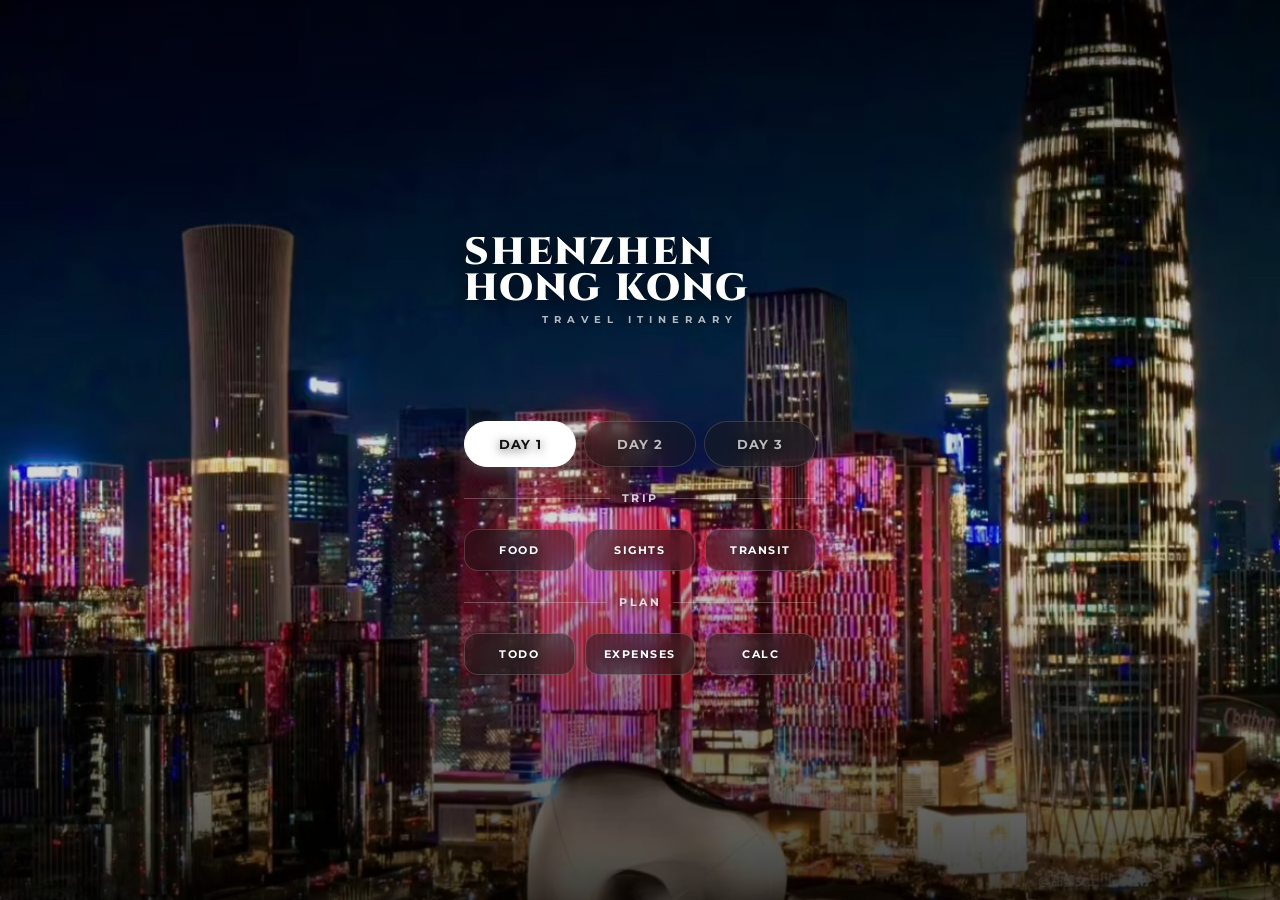
<file: index.html>
<!DOCTYPE html>
<html lang="ja">
<head>
  <meta charset="UTF-8">
  <meta name="viewport" content="width=device-width, initial-scale=1.0">
  <title>SHENZHEN & HONG KONG</title>
  <link rel="stylesheet" href="style.css">
  <link rel="preconnect" href="https://fonts.googleapis.com">
  <link rel="preconnect" href="https://fonts.gstatic.com" crossorigin>
  <link href="https://fonts.googleapis.com/css2?family=Cinzel:wght@800;900&family=Montserrat:wght@500;700&display=swap" rel="stylesheet">
  
  <style>
    /* メニューボタン群をアニメーションなしで常時表示 */
    .top-nav,
    .top-nav * {
      animation: none !important;
      transition: none !important;
      opacity: 1 !important;
      transform: none !important;
      visibility: visible !important;
    }

    .top-nav {
      display: flex;
      flex-direction: column;
    }

    /* 1段目：DAY 1 / 2 / 3 */
    .primary-row {
      display: grid;
      grid-template-columns: repeat(3, 1fr);
      gap: 10px;
      margin-top: 25px;
    }

    /* 左右線付きテキストラベル（TRIP / PLAN） */
    .nav-divider {
      display: flex;
      align-items: center;
      text-align: center;
      color: rgba(255, 255, 255, 0.8);
      font-family: 'Montserrat', sans-serif;
      font-size: 11px;
      font-weight: 700;
      letter-spacing: 2.5px;
      margin: 14px 0;
    }

    .nav-divider::before,
    .nav-divider::after {
      content: '';
      flex: 1;
      border-bottom: 1px solid rgba(255, 255, 255, 0.25);
    }

    .nav-divider::before {
      margin-right: 12px;
    }

    .nav-divider::after {
      margin-left: 12px;
    }

    /* 2段目：FOOD / SIGHTS / TRANSIT */
    .secondary-row-3 {
      display: grid;
      grid-template-columns: repeat(3, 1fr);
      gap: 10px;
    }

    .secondary-row-3 .btn-secondary {
      padding-top: 6px !important;
      padding-bottom: 6px !important;
      min-height: unset !important;
      font-size: 11px;
      letter-spacing: 0.5px;
      line-height: 1.2;
    }

    /* 3段目：TODO / EXPENSES / CALCULATION (3列に調整) */
    .secondary-row-3-alt {
      display: grid;
      grid-template-columns: repeat(3, 1fr);
      gap: 10px;
    }

    .secondary-row-3-alt .btn-secondary {
      padding-top: 6px !important;
      padding-bottom: 6px !important;
      min-height: unset !important;
      font-size: 10px; /* 文字数が少し増えるため微調整 */
      letter-spacing: 0.2px;
      line-height: 1.2;
    }
  </style>
</head>
<body class="top-page">

  <main class="hero-section">
    <img src="IMG_3110.jpeg" alt="Shenzhen & Hong Kong" class="hero-img">
    
    <!-- UI周辺を読みやすくするグラデーション -->
    <div class="hero-overlay"></div>

    <div class="hero-content">
      
      <!-- タイトルグループ -->
      <div class="hero-title-group">
        <h1 class="hero-title title-shenzhen">SHENZHEN</h1>
        <h1 class="hero-title title-hongkong">HONG KONG</h1>
      </div>

      <!-- サブタイトル -->
      <p class="hero-sub">TRAVEL ITINERARY</p>

      <!-- ボタン群 -->
      <nav class="top-nav">
        <!-- 1段目：DAY選択タブ -->
        <div class="nav-row primary-row">
          <a href="day1.html" class="btn btn-primary active">DAY 1</a>
          <a href="day2.html" class="btn btn-primary">DAY 2</a>
          <a href="day3.html" class="btn btn-primary">DAY 3</a>
        </div>

        <!-- TRIP 区切り線 -->
        <div class="nav-divider">TRIP</div>

        <!-- 2段目：FOOD / SIGHTS / TRANSIT -->
        <div class="secondary-row-3">
          <a href="foods.html" class="btn btn-secondary">FOOD</a>
          <a href="landmark.html" class="btn btn-secondary">SIGHTS</a>
          <a href="traffic.html" class="btn btn-secondary">TRANSIT</a>
        </div>

        <!-- PLAN 区切り線 -->
        <div class="nav-divider">PLAN</div>

        <!-- 3段目：TODO / EXPENSES / CALCULATION -->
        <div class="secondary-row-3-alt">
          <a href="todo.html" class="btn btn-secondary">TODO</a>
          <a href="expenses.html" class="btn btn-secondary">EXPENSES</a>
          <a href="calculation.html" class="btn btn-secondary">CALC</a>
        </div>
      </nav>

    </div>
  </main>

  <script>
    document.querySelectorAll('.btn-primary').forEach(button => {
      button.addEventListener('click', function(e) {
        document.querySelectorAll('.btn-primary').forEach(btn => btn.classList.remove('active'));
        this.classList.add('active');
      });
    });
  </script>
</body>
</html>
</file>
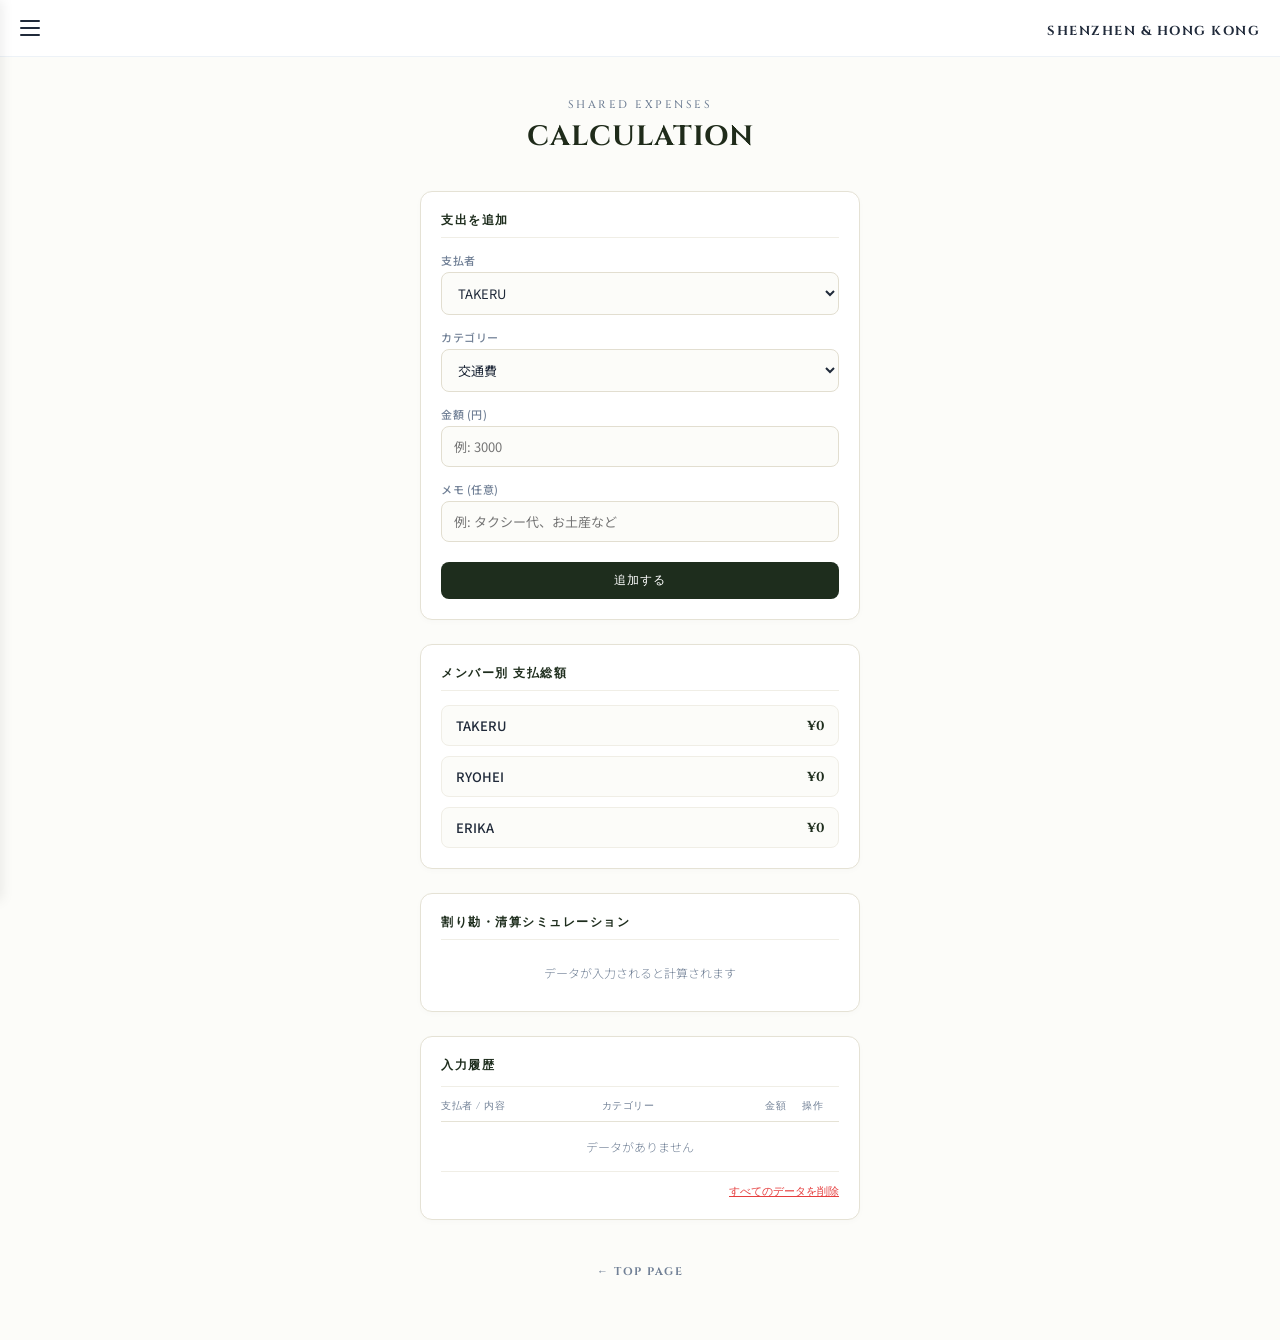
<file: calculation.html>
<!DOCTYPE html>
<html lang="ja">
<head>
  <meta charset="UTF-8">
  <meta name="viewport" content="width=device-width, initial-scale=1.0">
  <title>EXPENSE CALCULATION - Shenzhen & Hong Kong</title>

  <link rel="preconnect" href="https://fonts.googleapis.com">
  <link rel="preconnect" href="https://fonts.gstatic.com" crossorigin>
  <link href="https://fonts.googleapis.com/css2?family=Cinzel:wght@400;500;700&family=Noto+Sans+JP:wght@300;400;500;600&display=swap" rel="stylesheet">

  <style>
    * {
      box-sizing: border-box;
      margin: 0;
      padding: 0;
    }

    body {
      background-color: #fcfcf9;
      color: #202A3A;
      font-family: 'Noto Sans JP', sans-serif;
      font-weight: 300;
      min-height: 100vh;
      overflow-x: hidden;
      width: 100%;
      -webkit-font-smoothing: antialiased;
    }

    /* ナビゲーションバー */
    .navbar {
      display: flex;
      align-items: center;
      justify-content: space-between;
      padding: 16px 20px;
      background-color: #ffffff;
      border-bottom: 1px solid #edf2f7;
      position: sticky;
      top: 0;
      z-index: 100;
      width: 100%;
    }

    .menu-icon {
      cursor: pointer;
      display: flex;
      flex-direction: column;
      gap: 5px;
    }

    .bar {
      width: 20px;
      height: 2px;
      background-color: #202A3A;
      border-radius: 2px;
    }

    .site-title {
      margin-left: auto;
      text-align: right;
    }

    .site-title a {
      font-family: 'Cinzel', serif;
      font-weight: 700;
      font-size: 13px;
      letter-spacing: 1.5px;
      color: #202A3A;
      text-decoration: none;
    }

    /* ドロワーメニュー */
    .drawer-menu {
      position: fixed;
      top: 0;
      left: -260px;
      width: 260px;
      height: 100%;
      background-color: #ffffff;
      z-index: 300;
      transition: left 0.3s ease;
      padding: 24px;
      box-shadow: 2px 0 12px rgba(0,0,0,0.08);
    }

    .drawer-menu.active { left: 0; }

    .close-btn {
      font-size: 20px;
      cursor: pointer;
      text-align: right;
      margin-bottom: 20px;
      color: #718096;
    }

    .drawer-menu ul { list-style: none; }
    .drawer-menu li { margin-bottom: 16px; }
    .drawer-menu a {
      text-decoration: none;
      color: #202A3A;
      font-family: 'Cinzel', serif;
      font-weight: 700;
      font-size: 13px;
      letter-spacing: 1px;
    }
    .drawer-menu .divider {
      height: 1px;
      background-color: #edf2f7;
      margin: 16px 0;
    }

    .overlay {
      position: fixed;
      top: 0; left: 0;
      width: 100%; height: 100%;
      background: rgba(0, 0, 0, 0.3);
      z-index: 200;
      display: none;
    }
    .overlay.active { display: block; }

    /* メインレイアウト */
    .page-container {
      max-width: 480px;
      width: 100%;
      margin: 0 auto;
      padding: 40px 20px 60px 20px;
    }

    /* ヘッダー */
    .schedule-header {
      text-align: center;
      margin-bottom: 36px;
    }

    .schedule-sub {
      font-family: 'Cinzel', serif;
      font-size: 11px;
      font-weight: 500;
      letter-spacing: 2.5px;
      color: #718096;
      margin-bottom: 6px;
    }

    .schedule-title {
      font-family: 'Cinzel', serif;
      font-size: 28px;
      font-weight: 700;
      color: #1f2b1a;
      letter-spacing: 1px;
    }

    /* 共通カードデザイン */
    .card {
      background: #ffffff;
      border: 1px solid #e5e2d5;
      border-radius: 12px;
      padding: 20px;
      margin-bottom: 24px;
      box-shadow: 0 2px 6px rgba(0,0,0,0.02);
    }

    .card-title {
      font-family: 'Cinzel', serif;
      font-size: 12px;
      font-weight: 700;
      letter-spacing: 1.5px;
      color: #1e2d1d;
      margin-bottom: 14px;
      border-bottom: 1px solid #f0eee6;
      padding-bottom: 8px;
    }

    /* フォーム要素 */
    .form-group {
      margin-bottom: 14px;
    }

    .form-label {
      display: block;
      font-size: 11px;
      font-weight: 500;
      color: #718096;
      margin-bottom: 4px;
      letter-spacing: 0.5px;
    }

    .form-select, .form-input {
      width: 100%;
      padding: 10px 12px;
      border-radius: 8px;
      border: 1px solid #e2ded0;
      font-size: 13px;
      font-family: inherit;
      outline: none;
      background: #fcfcf9;
      color: #202A3A;
      transition: border-color 0.2s, background 0.2s;
    }

    .form-select:focus, .form-input:focus {
      border-color: #1e2d1d;
      background: #ffffff;
    }

    .submit-btn {
      width: 100%;
      background-color: #1e2d1d;
      color: #ffffff;
      border: none;
      border-radius: 8px;
      padding: 10px;
      font-size: 12px;
      font-weight: 500;
      font-family: 'Cinzel', serif;
      letter-spacing: 1px;
      cursor: pointer;
      transition: background 0.2s;
      margin-top: 6px;
    }

    .submit-btn:hover {
      background-color: #2f442d;
    }

    /* リスト・集計表示 */
    .summary-list, .settlement-box {
      list-style: none;
      display: flex;
      flex-direction: column;
      gap: 10px;
    }

    .summary-item {
      display: flex;
      justify-content: space-between;
      align-items: center;
      background: #fcfcf9;
      padding: 10px 14px;
      border-radius: 8px;
      border: 1px solid #f0eee6;
      font-size: 13px;
    }

    .summary-amount {
      font-family: 'Cinzel', serif;
      font-weight: 700;
      color: #1e2d1d;
    }

    .settlement-item {
      background: #f7f6f0;
      padding: 12px 14px;
      border-radius: 8px;
      font-size: 12.5px;
      color: #202A3A;
      border-left: 3px solid #1e2d1d;
      line-height: 1.5;
    }

    .settlement-none {
      font-size: 12px;
      color: #718096;
      text-align: center;
      padding: 10px;
    }

    /* 履歴テーブル */
    .table-container {
      overflow-x: auto;
    }

    .history-table {
      width: 100%;
      border-collapse: collapse;
      font-size: 12px;
    }

    .history-table th {
      text-align: left;
      color: #718096;
      font-weight: 500;
      padding-bottom: 8px;
      border-bottom: 1px solid #e5e2d5;
      font-family: 'Cinzel', serif;
      font-size: 10px;
      letter-spacing: 0.5px;
    }

    .history-table td {
      padding: 10px 0;
      border-bottom: 1px solid #f0eee6;
      color: #202A3A;
      vertical-align: middle;
    }

    .delete-btn {
      background: transparent;
      color: #e53e3e;
      border: 1px solid #fed7d7;
      border-radius: 4px;
      padding: 3px 8px;
      font-size: 10px;
      cursor: pointer;
      transition: background 0.2s;
    }

    .delete-btn:hover {
      background: #fff5f5;
    }

    .clear-all-container {
      display: flex;
      justify-content: flex-end;
      margin-top: 12px;
    }

    .clear-all-btn {
      background: none;
      border: none;
      color: #e53e3e;
      font-size: 11px;
      cursor: pointer;
      text-decoration: underline;
    }

    /* バックリンク */
    .back-link {
      margin-top: 36px;
      text-align: center;
      width: 100%;
    }

    .back-link a {
      font-family: 'Cinzel', serif;
      color: #718096;
      text-decoration: none;
      font-size: 11px;
      font-weight: 700;
      letter-spacing: 1.5px;
    }

    .back-link a:hover {
      color: #1e2d1d;
    }
  </style>
</head>
<body>

  <!-- ナビゲーションバー -->
  <header class="navbar">
    <div class="menu-icon" onclick="toggleMenu()">
      <span class="bar"></span>
      <span class="bar"></span>
      <span class="bar"></span>
    </div>
    <div class="site-title"><a href="index.html">SHENZHEN & HONG KONG</a></div>
  </header>

  <!-- ドロワーメニュー -->
  <nav class="drawer-menu" id="drawerMenu">
    <div class="close-btn" onclick="toggleMenu()">✕</div>
    <ul>
      <li><a href="index.html">HOME</a></li>
      <li><a href="day1.html">DAY 1</a></li>
      <li><a href="day2.html">DAY 2</a></li>
      <li><a href="day3.html">DAY 3</a></li>
      <li class="divider"></li>
      <li><a href="todo.html">todo</a></li>
      <li><a href="expenses.html">expenses</a></li>
      <li><a href="calculation.html" style="color: #1e2d1d;">calculation</a></li>
      <li><a href="traffic.html">traffic</a></li>
      <li><a href="foods.html">foods</a></li>
    </ul>
  </nav>

  <div class="overlay" id="overlay" onclick="toggleMenu()"></div>

  <!-- メインコンテンツ -->
  <main class="page-container">
    
    <div class="schedule-header">
      <p class="schedule-sub">SHARED EXPENSES</p>
      <h1 class="schedule-title">CALCULATION</h1>
    </div>

    <!-- 入力フォーム -->
    <div class="card">
      <div class="card-title">支出を追加</div>
      <form id="expense-form">
        <div class="form-group">
          <label class="form-label">支払者</label>
          <select id="payer" required class="form-select">
            <option value="TAKERU">TAKERU</option>
            <option value="RYOHEI">RYOHEI</option>
            <option value="ERIKA">ERIKA</option>
          </select>
        </div>

        <div class="form-group">
          <label class="form-label">カテゴリー</label>
          <select id="category" required class="form-select">
            <option value="交通費">交通費</option>
            <option value="食費">食費</option>
            <option value="アクティビティ">アクティビティ</option>
            <option value="その他">その他</option>
          </select>
        </div>

        <div class="form-group">
          <label class="form-label">金額 (円)</label>
          <input type="number" id="amount" placeholder="例: 3000" required min="1" class="form-input">
        </div>

        <!-- 追加されたメモ欄（任意・非必須） -->
        <div class="form-group">
          <label class="form-label">メモ (任意)</label>
          <input type="text" id="memo" placeholder="例: タクシー代、お土産など" class="form-input">
        </div>

        <button type="submit" class="submit-btn">追加する</button>
      </form>
    </div>

    <!-- メンバー別支払額 -->
    <div class="card">
      <div class="card-title">メンバー別 支払総額</div>
      <ul id="summary-list" class="summary-list">
        <!-- JSで動的生成 -->
      </ul>
    </div>

    <!-- 精算シミュレーション -->
    <div class="card">
      <div class="card-title">割り勘・清算シミュレーション</div>
      <div id="settlement-result" class="settlement-box">
        <!-- JSで動的生成 -->
      </div>
    </div>

    <!-- 履歴一覧 -->
    <div class="card">
      <div class="card-title" style="display: flex; justify-content: space-between; align-items: center; border-bottom: none; margin-bottom: 0; padding-bottom: 0;">
        <span>入力履歴</span>
      </div>
      <div style="height: 1px; background-color: #f0eee6; margin: 12px 0;"></div>
      <div class="table-container">
        <table class="history-table">
          <thead>
            <tr>
              <th>支払者 / 内容</th>
              <th>カテゴリー</th>
              <th style="text-align: right;">金額</th>
              <th style="text-align: center;">操作</th>
            </tr>
          </thead>
          <tbody id="expense-table-body">
            <!-- JSで動的生成 -->
          </tbody>
        </table>
      </div>
      <div class="clear-all-container">
        <button id="clear-all" class="clear-all-btn">すべてのデータを削除</button>
      </div>
    </div>

    <div class="back-link">
      <a href="index.html">← TOP PAGE</a>
    </div>

  </main>

  <script>
    // メニュー開閉用
    function toggleMenu() {
      document.getElementById('drawerMenu').classList.toggle('active');
      document.getElementById('overlay').classList.toggle('active');
    }

    // 家計簿・割り勘ロジック
    const MEMBERS = ["TAKERU", "RYOHEI", "ERIKA"];
    let expenses = JSON.parse(localStorage.getItem('expenses')) || [];

    const form = document.getElementById('expense-form');
    const expenseTableBody = document.getElementById('expense-table-body');
    const summaryList = document.getElementById('summary-list');
    const settlementResult = document.getElementById('settlement-result');
    const clearAllBtn = document.getElementById('clear-all');

    function saveExpenses() {
      localStorage.setItem('expenses', JSON.stringify(expenses));
    }

    function render() {
      expenseTableBody.innerHTML = '';
      let totals = { TAKERU: 0, RYOHEI: 0, ERIKA: 0 };

      if (expenses.length === 0) {
        expenseTableBody.innerHTML = `<tr><td colspan="4" style="text-align: center; color: #718096; padding: 16px 0;">データがありません</td></tr>`;
      }

      expenses.forEach((item, index) => {
        totals[item.payer] += Number(item.amount);

        // メオスがあれば小さく表示
        const memoHtml = item.memo ? `<div style="font-size: 10.5px; color: #718096; margin-top: 2px;">${item.memo}</div>` : '';

        const tr = document.createElement('tr');
        tr.innerHTML = `
          <td>
            <div style="font-weight: 500;">${item.payer}</div>
            ${memoHtml}
          </td>
          <td style="color: #718096;">${item.category}</td>
          <td style="text-align: right; font-family: 'Cinzel', serif; font-weight: 600;">¥${Number(item.amount).toLocaleString()}</td>
          <td style="text-align: center;">
            <button onclick="deleteExpense(${index})" class="delete-btn">削除</button>
          </td>
        `;
        expenseTableBody.appendChild(tr);
      });

      // メンバー別集計
      summaryList.innerHTML = '';
      MEMBERS.forEach(member => {
        summaryList.innerHTML += `
          <li class="summary-item">
            <span style="font-weight: 500;">${member}</span>
            <span class="summary-amount">¥${totals[member].toLocaleString()}</span>
          </li>
        `;
      });

      calculateSettlement(totals);
    }

    function calculateSettlement(totals) {
      let totalAmount = totals.TAKERU + totals.RYOHEI + totals.ERIKA;
      let sharePerPerson = totalAmount / MEMBERS.length;

      settlementResult.innerHTML = '';

      if (totalAmount === 0) {
        settlementResult.innerHTML = `<div class="settlement-none">データが入力されると計算されます</div>`;
        return;
      }

      let balances = {};
      MEMBERS.forEach(member => {
        balances[member] = totals[member] - sharePerPerson;
      });

      let debtors = [];
      let creditors = [];

      MEMBERS.forEach(member => {
        if (balances[member] < -0.01) {
          debtors.push({ name: member, amount: -balances[member] });
        } else if (balances[member] > 0.01) {
          creditors.push({ name: member, amount: balances[member] });
        }
      });

      let instructions = [];
      debtors.forEach(debtor => {
        creditors.forEach(creditor => {
          if (debtor.amount > 0 && creditor.amount > 0) {
            let transfer = Math.min(debtor.amount, creditor.amount);
            instructions.push(`<div class="settlement-item">👉 <strong style="font-family: 'Cinzel', serif;">${debtor.name}</strong> から <strong style="font-family: 'Cinzel', serif;">${creditor.name}</strong> へ <strong style="font-family: 'Cinzel', serif; color: #1e2d1d;">¥${Math.round(transfer).toLocaleString()}</strong> 支払う</div>`);
            debtor.amount -= transfer;
            creditor.amount -= transfer;
          }
        });
      });

      if (instructions.length === 0) {
        settlementResult.innerHTML = `<div class="settlement-item" style="border-left-color: #38a169; color: #276749;">綺麗に割り勘できています（精算なし）</div>`;
      } else {
        settlementResult.innerHTML = instructions.join('');
      }
    }

    form.addEventListener('submit', (e) => {
      e.preventDefault();
      const payer = document.getElementById('payer').value;
      const category = document.getElementById('category').value;
      const amount = document.getElementById('amount').value;
      const memo = document.getElementById('memo').value.trim();

      expenses.push({ payer, category, amount, memo });
      saveExpenses();
      render();
      form.reset();
    });

    window.deleteExpense = function(index) {
      expenses.splice(index, 1);
      saveExpenses();
      render();
    }

    clearAllBtn.addEventListener('click', () => {
      if (confirm('すべてのデータを削除してもよろしいですか？')) {
        expenses = [];
        saveExpenses();
        render();
      }
    });

    render();
  </script>
</body>
</html>
</file>
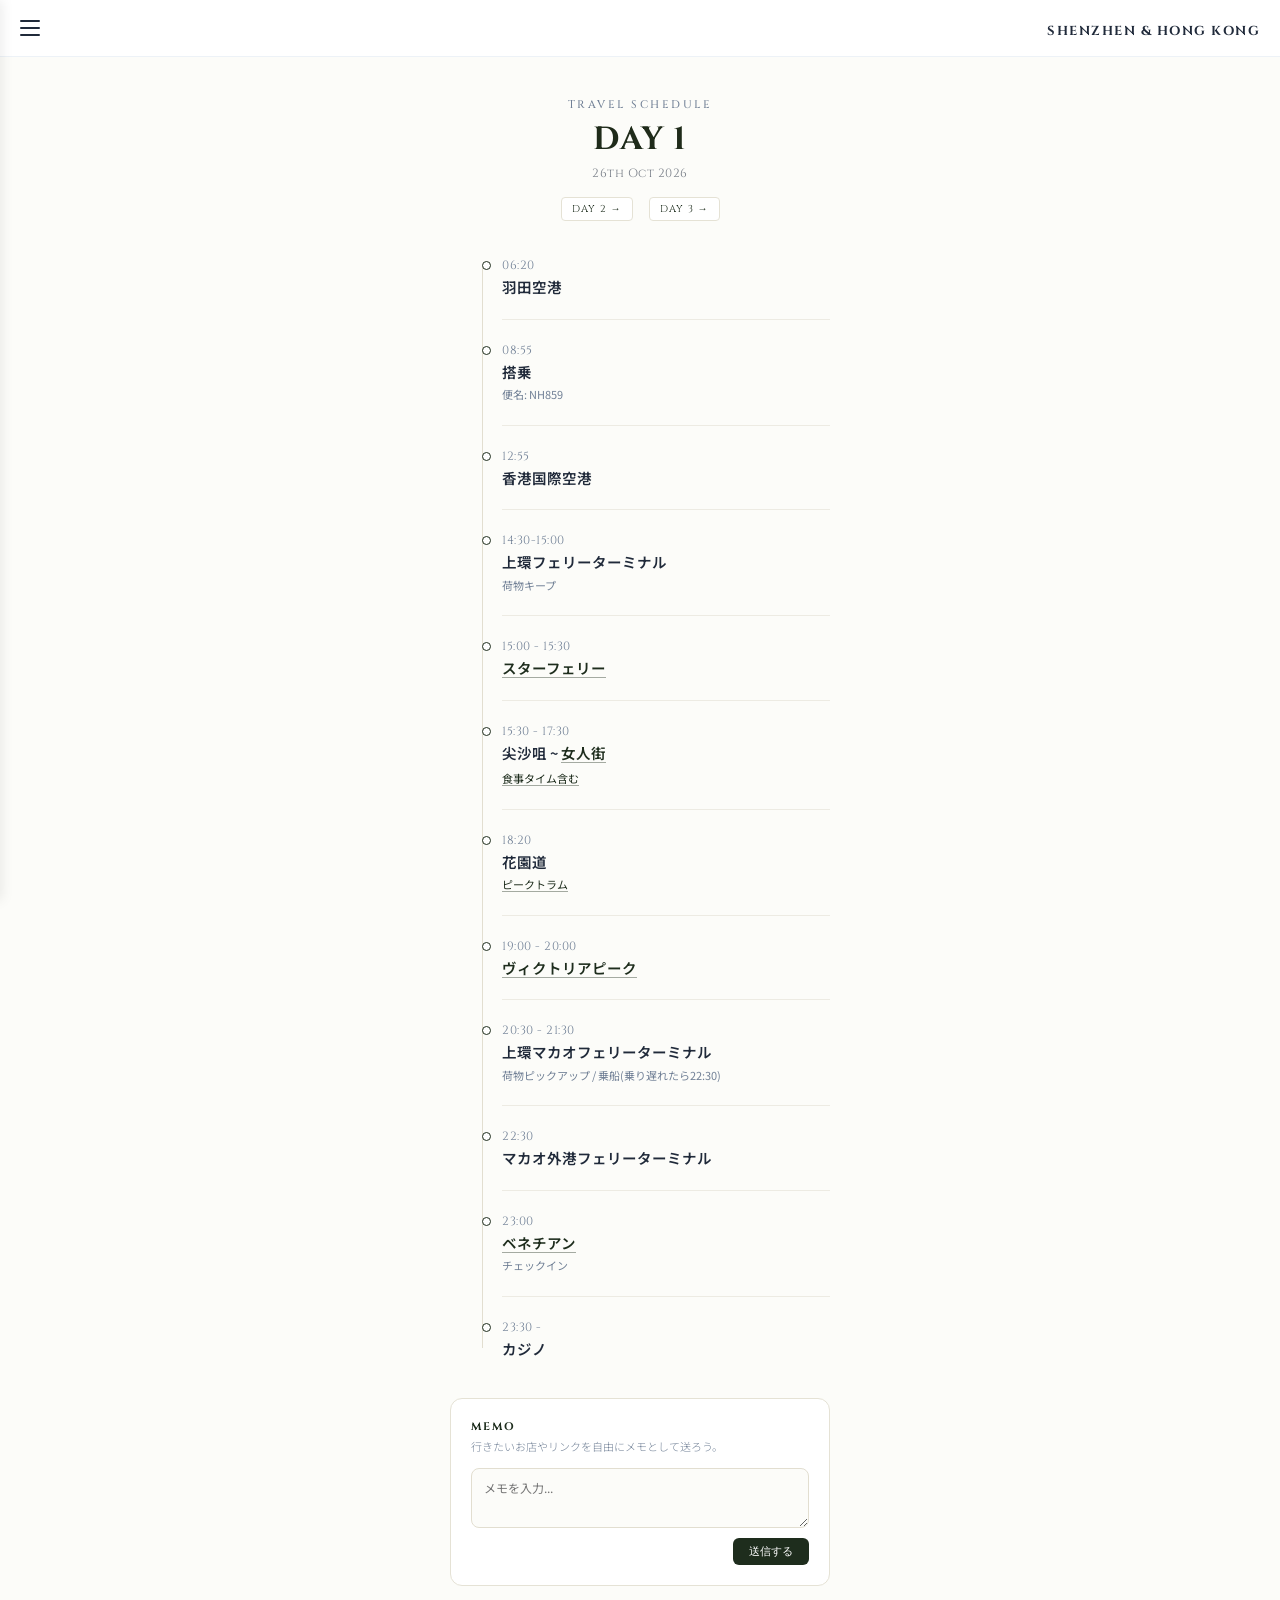
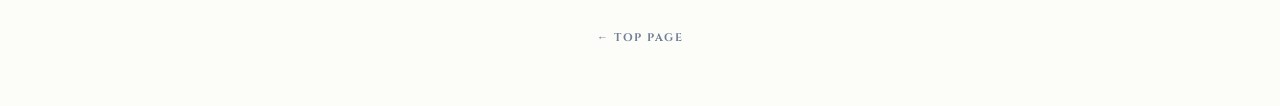
<file: day1.html>
<!DOCTYPE html>
<html lang="ja">
<head>
  <meta charset="UTF-8">
  <meta name="viewport" content="width=device-width, initial-scale=1.0">
  <title>DAY 1 - Shenzhen & Hong Kong</title>

  <link rel="preconnect" href="https://fonts.googleapis.com">
  <link rel="preconnect" href="https://fonts.gstatic.com" crossorigin>
  <link href="https://fonts.googleapis.com/css2?family=Cinzel:wght@400;500;700&family=Noto+Sans+JP:wght@300;400;500;600&display=swap" rel="stylesheet">

  <style>
    * {
      box-sizing: border-box;
      margin: 0;
      padding: 0;
    }

    body {
      background-color: #fcfcf9;
      color: #202A3A;
      font-family: 'Noto Sans JP', sans-serif;
      font-weight: 300;
      min-height: 100vh;
      overflow-x: hidden;
      width: 100%;
      -webkit-font-smoothing: antialiased;
    }

    /* ナビゲーションバー */
    .navbar {
      display: flex;
      align-items: center;
      justify-content: space-between;
      padding: 16px 20px;
      background-color: #ffffff;
      border-bottom: 1px solid #edf2f7;
      position: sticky;
      top: 0;
      z-index: 100;
      width: 100%;
    }

    .menu-icon {
      cursor: pointer;
      display: flex;
      flex-direction: column;
      gap: 5px;
    }

    .bar {
      width: 20px;
      height: 2px;
      background-color: #202A3A;
      border-radius: 2px;
    }

    .site-title {
      margin-left: auto;
      text-align: right;
    }

    .site-title a {
      font-family: 'Cinzel', serif;
      font-weight: 700;
      font-size: 13px;
      letter-spacing: 1.5px;
      color: #202A3A;
      text-decoration: none;
    }

    /* ドロワーメニュー */
    .drawer-menu {
      position: fixed;
      top: 0;
      left: -260px;
      width: 260px;
      height: 100%;
      background-color: #ffffff;
      z-index: 300;
      transition: left 0.3s ease;
      padding: 24px;
      box-shadow: 2px 0 12px rgba(0,0,0,0.08);
    }

    .drawer-menu.active { left: 0; }

    .close-btn {
      font-size: 20px;
      cursor: pointer;
      text-align: right;
      margin-bottom: 20px;
      color: #718096;
    }

    .drawer-menu ul { list-style: none; }
    .drawer-menu li { margin-bottom: 16px; }
    .drawer-menu a {
      text-decoration: none;
      color: #202A3A;
      font-family: 'Cinzel', serif;
      font-weight: 700;
      font-size: 13px;
      letter-spacing: 1px;
    }
    .drawer-menu .divider {
      height: 1px;
      background-color: #edf2f7;
      margin: 16px 0;
    }

    .overlay {
      position: fixed;
      top: 0; left: 0;
      width: 100%; height: 100%;
      background: rgba(0, 0, 0, 0.3);
      z-index: 200;
      display: none;
    }
    .overlay.active { display: block; }

    /* メインレイアウト */
    .page-container {
      max-width: 420px;
      width: 100%;
      margin: 0 auto;
      padding: 40px 20px 60px 20px;
    }

    /* ヘッダー */
    .schedule-header {
      text-align: center;
      margin-bottom: 36px;
    }

    .schedule-sub {
      font-family: 'Cinzel', serif;
      font-size: 11px;
      font-weight: 500;
      letter-spacing: 2.5px;
      color: #718096;
      margin-bottom: 6px;
    }

    .schedule-title {
      font-family: 'Cinzel', serif;
      font-size: 32px;
      font-weight: 700;
      color: #1f2b1a;
      letter-spacing: 1px;
    }

    .schedule-date {
      font-family: 'Cinzel', serif;
      font-size: 12px;
      font-weight: 400;
      color: rgba(32, 42, 58, 0.6);
      margin-top: 4px;
      letter-spacing: 0.5px;
    }

    /* 上部の他日程ナビボタン */
    .top-day-nav {
      display: flex;
      justify-content: center;
      gap: 16px;
      margin-top: 16px;
    }

    .top-day-btn {
      font-family: 'Cinzel', serif;
      font-size: 10px;
      font-weight: 400;
      letter-spacing: 1px;
      color: #1e2d1d;
      text-decoration: none;
      padding: 4px 10px;
      background-color: #ffffff;
      border: 1px solid #e5e2d5;
      border-radius: 4px;
      transition: all 0.2s ease;
    }

    .top-day-btn:hover {
      border-color: #1e2d1d;
      background-color: #f7f6f0;
    }

    /* タイムラインコンテナ */
    .timeline-container {
      position: relative;
      padding-left: 52px;
      width: 100%;
    }

    /* タイムラインの縦線 */
    .timeline-container::before {
      content: '';
      position: absolute;
      left: 32px;
      top: 10px;
      bottom: 10px;
      width: 1px;
      background-color: #e2ded0;
    }

    /* 各予定 */
    .timeline-item {
      position: relative;
      padding-top: 22px;
      padding-bottom: 22px;
      border-bottom: 1px solid rgba(229, 226, 213, 0.6);
    }

    .timeline-item:first-child {
      padding-top: 0;
    }

    .timeline-item:last-child {
      padding-bottom: 0;
      border-bottom: none;
    }

    /* タイムラインの丸 */
    .timeline-item::before {
      content: '';
      position: absolute;
      left: -20px;
      top: 26px;
      width: 7px;
      height: 7px;
      border-radius: 50%;
      background-color: #ffffff;
      border: 1px solid #1e2d1d;
      z-index: 2;
    }

    .timeline-item:first-child::before {
      top: 4px;
    }

    /* コンテンツ全体のラッパー */
    .timeline-content {
      display: flex;
      flex-direction: column;
      gap: 3px;
    }

    /* 時刻 */
    .time {
      font-family: 'Cinzel', serif;
      font-size: 12px;
      font-weight: 400;
      letter-spacing: 0.5px;
      color: #718096;
      display: block;
      margin-bottom: 1px;
    }

    /* 予定名：通常のテキスト */
    .action-text {
      font-size: 14.5px;
      font-weight: 600;
      color: #202A3A;
      display: block;
      line-height: 1.35;
    }

    /* 予定名：リンクの場合（見出しとして大きく置く用） */
    .place-link {
      font-size: 14.5px;
      font-weight: 600;
      color: #1e2d1d;
      text-decoration: underline;
      text-decoration-color: rgba(30, 45, 29, 0.4);
      text-underline-offset: 3px;
      display: inline-block;
      line-height: 1.35;
      transition: color 0.2s, text-decoration-color 0.2s;
    }

    .place-link:hover {
      color: #2f442d;
      text-decoration-color: rgba(47, 68, 45, 0.8);
    }

    /* 補足テキスト */
    .note-text {
      font-size: 11px;
      font-weight: 400;
      color: #718096;
      margin-top: 3px;
      display: block;
      line-height: 1.4;
    }

    /* 補足と同じサイズ・カラーのリンク（改行用） */
    .note-link {
      font-size: 11px;
      font-weight: 400;
      color: #1e2d1d;
      text-decoration: underline;
      text-decoration-color: rgba(30, 45, 29, 0.4);
      text-underline-offset: 2px;
      display: block;
      margin-top: 3px;
      line-height: 1.4;
      transition: color 0.2s, text-decoration-color 0.2s;
    }

    .note-link:hover {
      color: #2f442d;
      text-decoration-color: rgba(47, 68, 45, 0.8);
    }

    /* 横並び配置用クラス */
    .inline-row {
      display: flex;
      align-items: baseline;
      gap: 6px;
      margin-top: 3px;
    }

    .inline-link {
      font-size: 11px;
      font-weight: 400;
      color: #1e2d1d;
      text-decoration: underline;
      text-decoration-color: rgba(30, 45, 29, 0.4);
      text-underline-offset: 2px;
      transition: color 0.2s, text-decoration-color 0.2s;
    }

    .inline-link:hover {
      color: #2f442d;
      text-decoration-color: rgba(47, 68, 45, 0.8);
    }

    .inline-text {
      font-size: 11px;
      font-weight: 400;
      color: #718096;
    }

    /* MEMOフォーム */
    .memo-card {
      background: #ffffff;
      border: 1px solid #e5e2d5;
      border-radius: 12px;
      padding: 20px;
      margin-top: 40px;
      width: 100%;
    }

    .memo-title {
      font-family: 'Cinzel', serif;
      font-size: 11px;
      font-weight: 700;
      letter-spacing: 2px;
      color: #1e2d1d;
      margin-bottom: 4px;
    }

    .memo-desc {
      font-size: 11px;
      font-weight: 300;
      color: #718096;
      margin-bottom: 14px;
    }

    .memo-form {
      display: flex;
      flex-direction: column;
      gap: 10px;
    }

    .memo-input {
      width: 100%;
      padding: 10px 12px;
      border-radius: 8px;
      border: 1px solid #e2ded0;
      font-size: 12px;
      font-family: inherit;
      outline: none;
      resize: vertical;
      min-height: 60px;
      background: #fcfcf9;
      color: #202A3A;
    }

    .memo-input:focus {
      border-color: #1e2d1d;
      background: #ffffff;
    }

    .memo-btn {
      align-self: flex-end;
      background-color: #1e2d1d;
      color: #ffffff;
      border: none;
      border-radius: 6px;
      padding: 6px 16px;
      font-size: 11px;
      font-weight: 500;
      cursor: pointer;
      transition: background 0.2s;
    }

    .memo-btn:hover {
      background-color: #2f442d;
    }

    /* バックリンク */
    .back-link {
      margin-top: 36px;
      text-align: center;
      width: 100%;
    }

    .back-link a {
      font-family: 'Cinzel', serif;
      color: #718096;
      text-decoration: none;
      font-size: 11px;
      font-weight: 700;
      letter-spacing: 1.5px;
    }

    .back-link a:hover {
      color: #1e2d1d;
    }
  </style>
</head>
<body>

  <header class="navbar">
    <div class="menu-icon" onclick="toggleMenu()">
      <span class="bar"></span>
      <span class="bar"></span>
      <span class="bar"></span>
    </div>
    <div class="site-title"><a href="index.html">SHENZHEN & HONG KONG</a></div>
  </header>

  <nav class="drawer-menu" id="drawerMenu">
    <div class="close-btn" onclick="toggleMenu()">✕</div>
    <ul>
      <li><a href="index.html">HOME</a></li>
      <li><a href="day1.html">DAY 1</a></li>
      <li><a href="day2.html">DAY 2</a></li>
      <li><a href="day3.html">DAY 3</a></li>
      <li class="divider"></li>
      <li><a href="todo.html">todo</a></li>
      <li><a href="expenses.html">expenses</a></li>
      <li><a href="traffic.html">traffic</a></li>
      <li><a href="foods.html">foods</a></li>
      <li><a href="landmark.html">landmark</a></li>
    </ul>
  </nav>

  <div class="overlay" id="overlay" onclick="toggleMenu()"></div>

  <main class="page-container">
    
    <div class="schedule-header">
      <p class="schedule-sub">TRAVEL SCHEDULE</p>
      <h1 class="schedule-title">DAY 1</h1>
      <p class="schedule-date">26th Oct 2026</p>
      
      <div class="top-day-nav">
        <a href="day2.html" class="top-day-btn">DAY 2 →</a>
        <a href="day3.html" class="top-day-btn">DAY 3 →</a>
      </div>
    </div>

    <div class="timeline-container">

      <div class="timeline-item">
        <div class="timeline-content">
          <span class="time">06:20</span>
          <span class="action-text">羽田空港</span>
        </div>
      </div>

      <div class="timeline-item">
        <div class="timeline-content">
          <span class="time">08:55</span>
          <span class="action-text">搭乗</span>
          <span class="note-text">便名: NH859</span>
        </div>
      </div>

      <div class="timeline-item">
        <div class="timeline-content">
          <span class="time">12:55</span>
          <span class="action-text">香港国際空港</span>
        </div>
      </div>

      <div class="timeline-item">
        <div class="timeline-content">
          <span class="time">14:30-15:00</span>
          <span class="action-text">上環フェリーターミナル</span>
          <span class="note-text">荷物キープ</span>
        </div>
      </div>

     <div class="timeline-item">
        <div class="timeline-content">
          <span class="time">15:00 - 15:30</span>
          <a class="place-link" href="https://www.starferry.com.hk/" target="_blank">スターフェリー</a>
        </div>
      </div>

      <div class="timeline-item">
        <div class="timeline-content">
          <span class="time">15:30 - 17:30</span>
          <!-- 尖沙咀 ~ 女人街 を改行させないようにインラインのフレックスコンテナで囲む -->
          <div style="display: flex; align-items: baseline; flex-wrap: nowrap;">
            <span class="action-text" style="white-space: nowrap;">尖沙咀 ~&nbsp;</span>
            <a class="place-link" href="landmark.html#temple-street" style="white-space: nowrap;">女人街</a>
          </div>
          <div class="inline-row">
            <a class="note-link" href="foods.html#hongkong">食事タイム含む</a>
          </div>
        </div>
      </div>

      <div class="timeline-item">
        <div class="timeline-content">
          <span class="time">18:20</span>
          <span class="action-text">花園道</span>
          <a class="note-link" href="landmark.html#peak-tram">ピークトラム</a>
        </div>
      </div>

      <div class="timeline-item">
        <div class="timeline-content">
          <span class="time">19:00 - 20:00</span>
          <a class="place-link" href="landmark.html#victoria-peak">ヴィクトリアピーク</a>
        </div>
      </div>

      <div class="timeline-item">
        <div class="timeline-content">
          <span class="time">20:30 - 21:30</span>
          <span class="action-text">上環マカオフェリーターミナル</span>
          <span class="note-text">荷物ピックアップ / 乗船(乗り遅れたら22:30)</span>
        </div>
      </div>
   
      <div class="timeline-item">
        <div class="timeline-content">
          <span class="time">22:30</span>
          <span class="action-text">マカオ外港フェリーターミナル</span>
        </div>
      </div>

      <div class="timeline-item">
        <div class="timeline-content">
          <span class="time">23:00</span>
          <a class="place-link" href="https://jp.venetianmacao.com/hotel.html" target="_blank">ベネチアン</a>
          <span class="note-text">チェックイン</span>
        </div>
      </div>

      <div class="timeline-item">
        <div class="timeline-content">
          <span class="time">23:30 -</span>
          <span class="action-text">カジノ</span>
        </div>
      </div>

    </div>

    <div class="memo-card">
      <div class="memo-title">MEMO</div>
      <p class="memo-desc">行きたいお店やリンクを自由にメモとして送ろう。</p>
      <form class="memo-form" action="https://formspree.io/f/myezyqbp" method="POST">
        <textarea class="memo-input" name="message" placeholder="メモを入力..." required></textarea>
        <button type="submit" class="memo-btn">送信する</button>
      </form>
    </div>

    <div class="back-link">
      <a href="index.html">← TOP PAGE</a>
    </div>

  </main>

  <script>
    function toggleMenu() {
      document.getElementById('drawerMenu').classList.toggle('active');
      document.getElementById('overlay').classList.toggle('active');
    }
  </script>
</body>
</html>
</file>
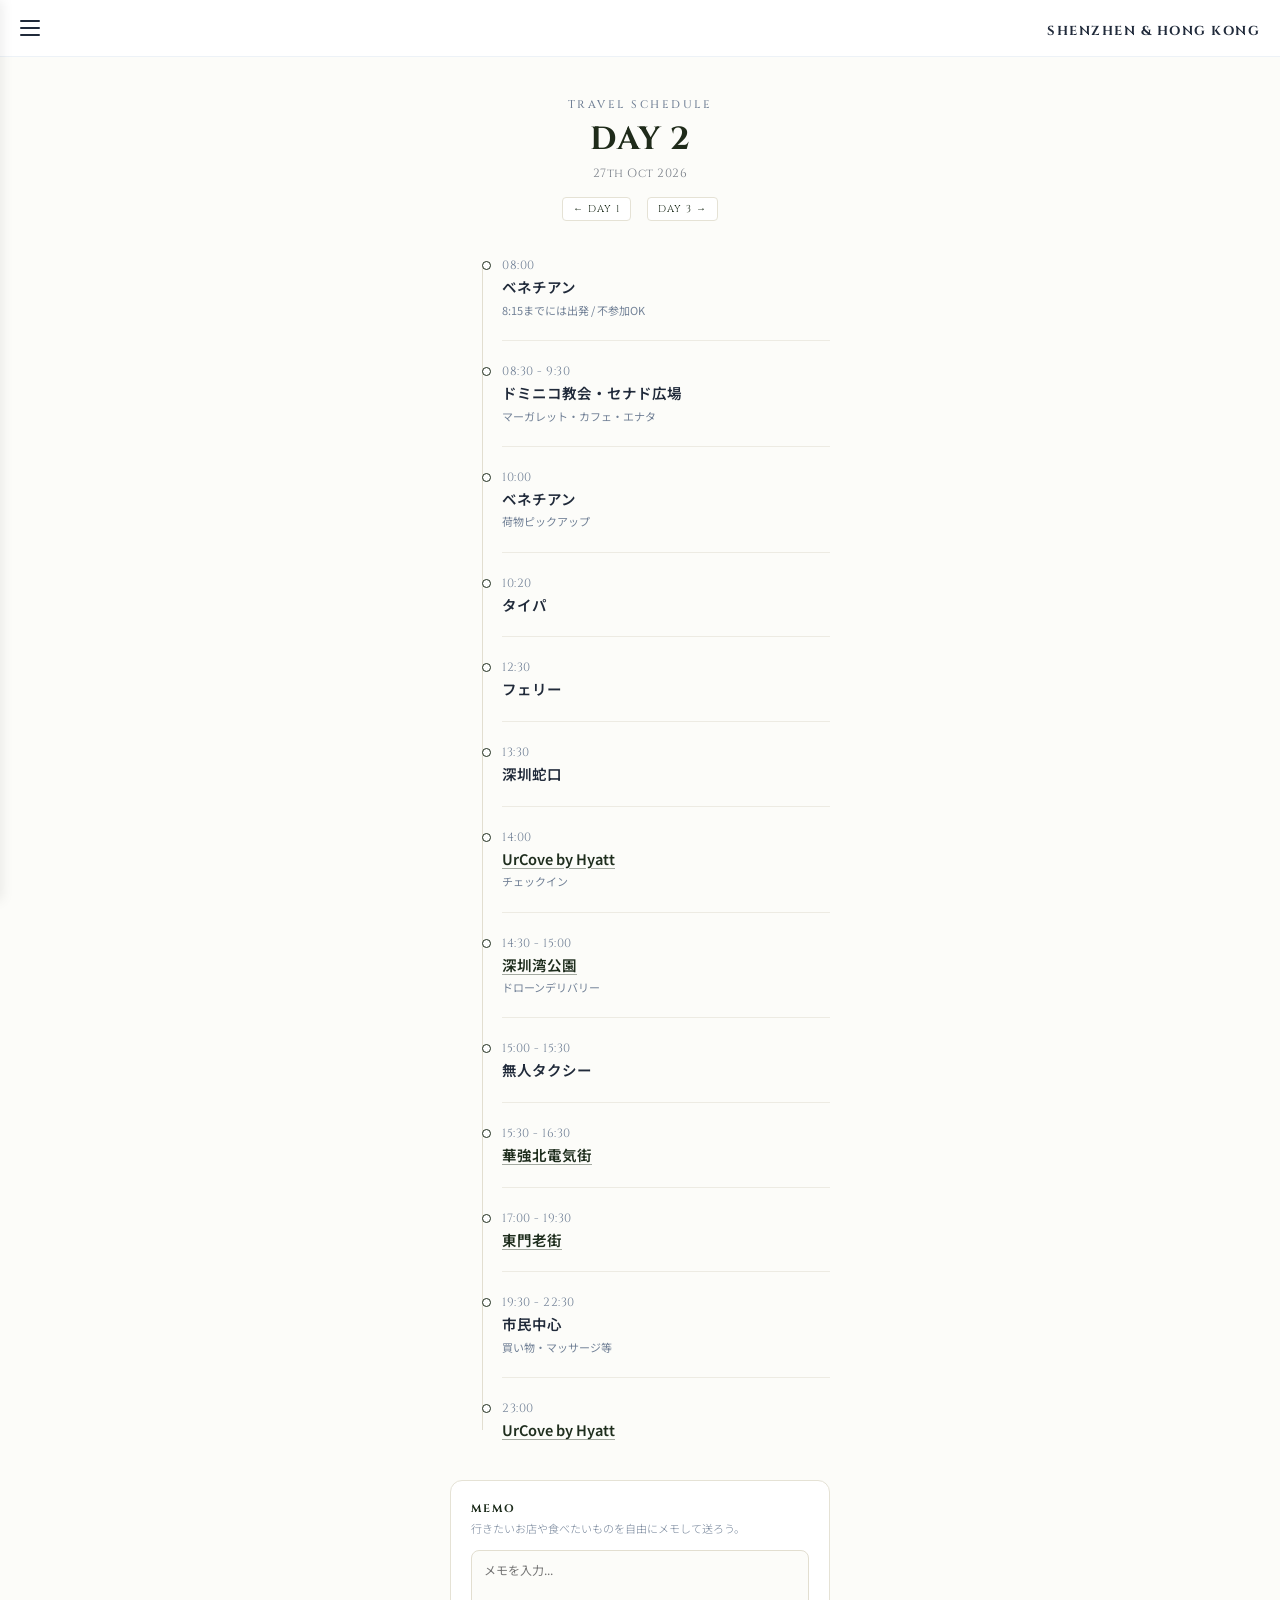
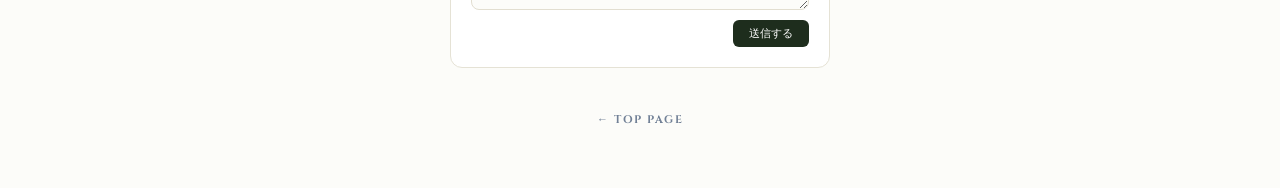
<file: day2.html>
<!DOCTYPE html>
<html lang="ja">
<head>
  <meta charset="UTF-8">
  <meta name="viewport" content="width=device-width, initial-scale=1.0">
  <title>DAY 2 - Shenzhen & Hong Kong</title>

  <link rel="preconnect" href="https://fonts.googleapis.com">
  <link rel="preconnect" href="https://fonts.gstatic.com" crossorigin>
  <link href="https://fonts.googleapis.com/css2?family=Cinzel:wght@400;500;700&family=Noto+Sans+JP:wght@300;400;500;600&display=swap" rel="stylesheet">

  <style>
    * {
      box-sizing: border-box;
      margin: 0;
      padding: 0;
    }

    body {
      background-color: #fcfcf9;
      color: #202A3A;
      font-family: 'Noto Sans JP', sans-serif;
      font-weight: 300;
      min-height: 100vh;
      overflow-x: hidden;
      width: 100%;
      -webkit-font-smoothing: antialiased;
    }

    /* ナビゲーションバー */
    .navbar {
      display: flex;
      align-items: center;
      justify-content: space-between;
      padding: 16px 20px;
      background-color: #ffffff;
      border-bottom: 1px solid #edf2f7;
      position: sticky;
      top: 0;
      z-index: 100;
      width: 100%;
    }

    .menu-icon {
      cursor: pointer;
      display: flex;
      flex-direction: column;
      gap: 5px;
    }

    .bar {
      width: 20px;
      height: 2px;
      background-color: #202A3A;
      border-radius: 2px;
    }

    .site-title {
      margin-left: auto;
      text-align: right;
    }

    .site-title a {
      font-family: 'Cinzel', serif;
      font-weight: 700;
      font-size: 13px;
      letter-spacing: 1.5px;
      color: #202A3A;
      text-decoration: none;
    }

    /* ドロワーメニュー */
    .drawer-menu {
      position: fixed;
      top: 0;
      left: -260px;
      width: 260px;
      height: 100%;
      background-color: #ffffff;
      z-index: 300;
      transition: left 0.3s ease;
      padding: 24px;
      box-shadow: 2px 0 12px rgba(0,0,0,0.08);
    }

    .drawer-menu.active { left: 0; }

    .close-btn {
      font-size: 20px;
      cursor: pointer;
      text-align: right;
      margin-bottom: 20px;
      color: #718096;
    }

    .drawer-menu ul { list-style: none; }
    .drawer-menu li { margin-bottom: 16px; }
    .drawer-menu a {
      text-decoration: none;
      color: #202A3A;
      font-family: 'Cinzel', serif;
      font-weight: 700;
      font-size: 13px;
      letter-spacing: 1px;
    }
    .drawer-menu .divider {
      height: 1px;
      background-color: #edf2f7;
      margin: 16px 0;
    }

    .overlay {
      position: fixed;
      top: 0; left: 0;
      width: 100%; height: 100%;
      background: rgba(0, 0, 0, 0.3);
      z-index: 200;
      display: none;
    }
    .overlay.active { display: block; }

    /* メインレイアウト */
    .page-container {
      max-width: 420px;
      width: 100%;
      margin: 0 auto;
      padding: 40px 20px 60px 20px;
    }

    /* ヘッダー（そのまま維持） */
    .schedule-header {
      text-align: center;
      margin-bottom: 36px;
    }

    .schedule-sub {
      font-family: 'Cinzel', serif;
      font-size: 11px;
      font-weight: 500;
      letter-spacing: 2.5px;
      color: #718096;
      margin-bottom: 6px;
    }

    .schedule-title {
      font-family: 'Cinzel', serif;
      font-size: 32px;
      font-weight: 700;
      color: #1f2b1a;
      letter-spacing: 1px;
    }

    .schedule-date {
      font-family: 'Cinzel', serif;
      font-size: 12px;
      font-weight: 400;
      color: rgba(32, 42, 58, 0.6);
      margin-top: 4px;
      letter-spacing: 0.5px;
    }

    /* 上部の他日程ナビボタン */
    .top-day-nav {
      display: flex;
      justify-content: center;
      gap: 16px;
      margin-top: 16px;
    }

    .top-day-btn {
      font-family: 'Cinzel', serif;
      font-size: 10px;
      font-weight: 400;
      letter-spacing: 1px;
      color: #1e2d1d;
      text-decoration: none;
      padding: 4px 10px;
      background-color: #ffffff;
      border: 1px solid #e5e2d5;
      border-radius: 4px;
      transition: all 0.2s ease;
    }

    .top-day-btn:hover {
      border-color: #1e2d1d;
      background-color: #f7f6f0;
    }

    /* タイムラインコンテナ（横幅そのまま、左端52px固定） */
    .timeline-container {
      position: relative;
      padding-left: 52px;
      width: 100%;
    }

    /* タイムラインの縦線（1px・淡く） */
    .timeline-container::before {
      content: '';
      position: absolute;
      left: 32px;
      top: 10px;
      bottom: 10px;
      width: 1px;
      background-color: #e2ded0;
    }

    /* 各予定（上下余白を約20%減らしてコンパクトに） */
    .timeline-item {
      position: relative;
      padding-top: 22px;
      padding-bottom: 22px;
      border-bottom: 1px solid rgba(229, 226, 213, 0.6);
    }

    .timeline-item:first-child {
      padding-top: 0;
    }

    .timeline-item:last-child {
      padding-bottom: 0;
      border-bottom: none;
    }

    /* タイムラインの丸（約7〜8px） */
    .timeline-item::before {
      content: '';
      position: absolute;
      left: -20px;
      top: 26px;
      width: 7px;
      height: 7px;
      border-radius: 50%;
      background-color: #ffffff;
      border: 1px solid #1e2d1d;
      z-index: 2;
    }

    .timeline-item:first-child::before {
      top: 4px;
    }

    /* コンテンツ全体のラッパー */
    .timeline-content {
      display: flex;
      flex-direction: column;
      gap: 3px;
    }

    /* 時刻（約20%縮小：12px） */
    .time {
      font-family: 'Cinzel', serif;
      font-size: 12px;
      font-weight: 400;
      letter-spacing: 0.5px;
      color: #718096;
      display: block;
      margin-bottom: 1px;
    }

    /* 予定名：通常のテキスト（約20%縮小：14.5px） */
    .action-text {
      font-size: 14.5px;
      font-weight: 600;
      color: #202A3A;
      display: block;
      line-height: 1.35;
    }

    /* 予定名：リンクの場合（ネイビー＋下線で一目でわかるように維持） */
    .place-link {
      font-size: 14.5px;
      font-weight: 600;
      color: #1e2d1d;
      text-decoration: underline;
      text-decoration-color: rgba(30, 45, 29, 0.4);
      text-underline-offset: 3px;
      display: inline-block;
      line-height: 1.35;
      transition: color 0.2s, text-decoration-color 0.2s;
    }

    .place-link:hover {
      color: #2f442d;
      text-decoration-color: rgba(47, 68, 45, 0.8);
    }

    /* 補足（約20%縮小：11px） */
    .note-text {
      font-size: 11px;
      font-weight: 400;
      color: #718096;
      margin-top: 3px;
      display: block;
      line-height: 1.4;
    }

    /* 補足スタイルのリンク版 */
    .note-link {
      font-size: 11px;
      font-weight: 400;
      color: #1e2d1d;
      margin-top: 3px;
      display: block;
      line-height: 1.4;
      text-decoration: underline;
      text-decoration-color: rgba(30, 45, 29, 0.4);
      text-underline-offset: 2px;
      transition: color 0.2s;
    }

    .note-link:hover {
      color: #2f442d;
    }

    /* MEMOフォーム */
    .memo-card {
      background: #ffffff;
      border: 1px solid #e5e2d5;
      border-radius: 12px;
      padding: 20px;
      margin-top: 40px;
      width: 100%;
    }

    .memo-title {
      font-family: 'Cinzel', serif;
      font-size: 11px;
      font-weight: 700;
      letter-spacing: 2px;
      color: #1e2d1d;
      margin-bottom: 4px;
    }

    .memo-desc {
      font-size: 11px;
      font-weight: 300;
      color: #718096;
      margin-bottom: 14px;
    }

    .memo-form {
      display: flex;
      flex-direction: column;
      gap: 10px;
    }

    .memo-input {
      width: 100%;
      padding: 10px 12px;
      border-radius: 8px;
      border: 1px solid #e2ded0;
      font-size: 12px;
      font-family: inherit;
      outline: none;
      resize: vertical;
      min-height: 60px;
      background: #fcfcf9;
      color: #202A3A;
    }

    .memo-input:focus {
      border-color: #1e2d1d;
      background: #ffffff;
    }

    .memo-btn {
      align-self: flex-end;
      background-color: #1e2d1d;
      color: #ffffff;
      border: none;
      border-radius: 6px;
      padding: 6px 16px;
      font-size: 11px;
      font-weight: 500;
      cursor: pointer;
      transition: background 0.2s;
    }

    .memo-btn:hover {
      background-color: #2f442d;
    }

    /* バックリンク */
    .back-link {
      margin-top: 36px;
      text-align: center;
      width: 100%;
    }

    .back-link a {
      font-family: 'Cinzel', serif;
      color: #718096;
      text-decoration: none;
      font-size: 11px;
      font-weight: 700;
      letter-spacing: 1.5px;
    }

    .back-link a:hover {
      color: #1e2d1d;
    }
  </style>
</head>
<body>

  <header class="navbar">
    <div class="menu-icon" onclick="toggleMenu()">
      <span class="bar"></span>
      <span class="bar"></span>
      <span class="bar"></span>
    </div>
    <div class="site-title"><a href="index.html">SHENZHEN & HONG KONG</a></div>
  </header>

  <nav class="drawer-menu" id="drawerMenu">
    <div class="close-btn" onclick="toggleMenu()">✕</div>
    <ul>
      <li><a href="index.html">HOME</a></li>
      <li><a href="day1.html">DAY 1</a></li>
      <li><a href="day2.html">DAY 2</a></li>
      <li><a href="day3.html">DAY 3</a></li>
      <li class="divider"></li>
      <li><a href="todo.html">todo</a></li>
      <li><a href="expenses.html">expenses</a></li>
      <li><a href="traffic.html">traffic</a></li>
      <li><a href="foods.html">foods</a></li>
      <li><a href="landmark.html">landmark</a></li>
    </ul>
  </nav>

  <div class="overlay" id="overlay" onclick="toggleMenu()"></div>

  <main class="page-container">
    
    <div class="schedule-header">
      <p class="schedule-sub">TRAVEL SCHEDULE</p>
      <h1 class="schedule-title">DAY 2</h1>
      <p class="schedule-date">27th Oct 2026</p>
      
      <div class="top-day-nav">
        <a href="day1.html" class="top-day-btn">← DAY 1</a>
        <a href="day3.html" class="top-day-btn">DAY 3 →</a>
      </div>
    </div>

    <div class="timeline-container">

      <div class="timeline-item">
        <div class="timeline-content">
          <span class="time">08:00</span>
          <span class="action-text">ベネチアン</span>
          <span class="note-text">8:15までには出発 / 不参加OK</span>
        </div>
      </div>

      <div class="timeline-item">
        <div class="timeline-content">
          <span class="time">08:30 - 9:30</span>
          <span class="action-text">ドミニコ教会・セナド広場</span>
          <span class="note-text">マーガレット・カフェ・エナタ</span>
        </div>
      </div>

      <div class="timeline-item">
        <div class="timeline-content">
          <span class="time">10:00</span>
          <span class="action-text">ベネチアン</span>
          <span class="note-text">荷物ピックアップ</span>
        </div>
      </div>

      <div class="timeline-item">
        <div class="timeline-content">
          <span class="time">10:20</span>
          <span class="action-text">タイパ</span>
        </div>
      </div>

      <div class="timeline-item">
        <div class="timeline-content">
          <span class="time">12:30</span>
          <span class="action-text">フェリー</span>
        </div>
      </div>

      <div class="timeline-item">
        <div class="timeline-content">
          <span class="time">13:30</span>
          <span class="action-text">深圳蛇口</span>
        </div>
      </div>

      <div class="timeline-item">
        <div class="timeline-content">
          <span class="time">14:00</span>
          <a class="place-link" href="https://www.hyatt.com/urcove/ja-JP/uc031-urcove-shenzhen-futian-cbd/rooms" target="_blank" rel="noopener noreferrer">UrCove by Hyatt</a>
          <span class="note-text">チェックイン</span>
        </div>
      </div>

      <div class="timeline-item">
        <div class="timeline-content">
          <span class="time">14:30 - 15:00</span>
          <a class="place-link" href="landmark.html#shenzhen-bay">深圳湾公園</a>
          <span class="note-text">ドローンデリバリー</span>
        </div>
      </div>

      <div class="timeline-item">
        <div class="timeline-content">
          <span class="time">15:00 - 15:30</span>
          <span class="action-text">無人タクシー</span>
        </div>
      </div>

      <div class="timeline-item">
        <div class="timeline-content">
          <span class="time">15:30 - 16:30</span>
          <a class="place-link" href="landmark.html#huaqiangbei">華強北電気街</a>
        </div>
      </div>

      <div class="timeline-item">
        <div class="timeline-content">
          <span class="time">17:00 - 19:30</span>
          <a class="place-link" href="landmark.html#dongmen">東門老街</a>
        </div>
      </div>

      <div class="timeline-item">
        <div class="timeline-content">
          <span class="time">19:30 - 22:30</span>
          <span class="action-text">市民中心</span>
          <span class="note-text">買い物・マッサージ等</span>
        </div>
      </div>

      <div class="timeline-item">
        <div class="timeline-content">
          <span class="time">23:00</span>
          <a class="place-link" href="https://www.hyatt.com/urcove/ja-JP/uc031-urcove-shenzhen-futian-cbd/rooms" target="_blank" rel="noopener noreferrer">UrCove by Hyatt</a>
        </div>
      </div>

    </div>

    <div class="memo-card">
      <div class="memo-title">MEMO</div>
      <p class="memo-desc">行きたいお店や食べたいものを自由にメモして送ろう。</p>
      <form class="memo-form" action="https://formspree.io/f/myezyqbp" method="POST">
        <textarea class="memo-input" name="message" placeholder="メモを入力..." required></textarea>
        <button type="submit" class="memo-btn">送信する</button>
      </form>
    </div>

    <div class="back-link">
      <a href="index.html">← TOP PAGE</a>
    </div>

  </main>

  <script>
    function toggleMenu() {
      document.getElementById('drawerMenu').classList.toggle('active');
      document.getElementById('overlay').classList.toggle('active');
    }
  </script>
</body>
</html>
</file>
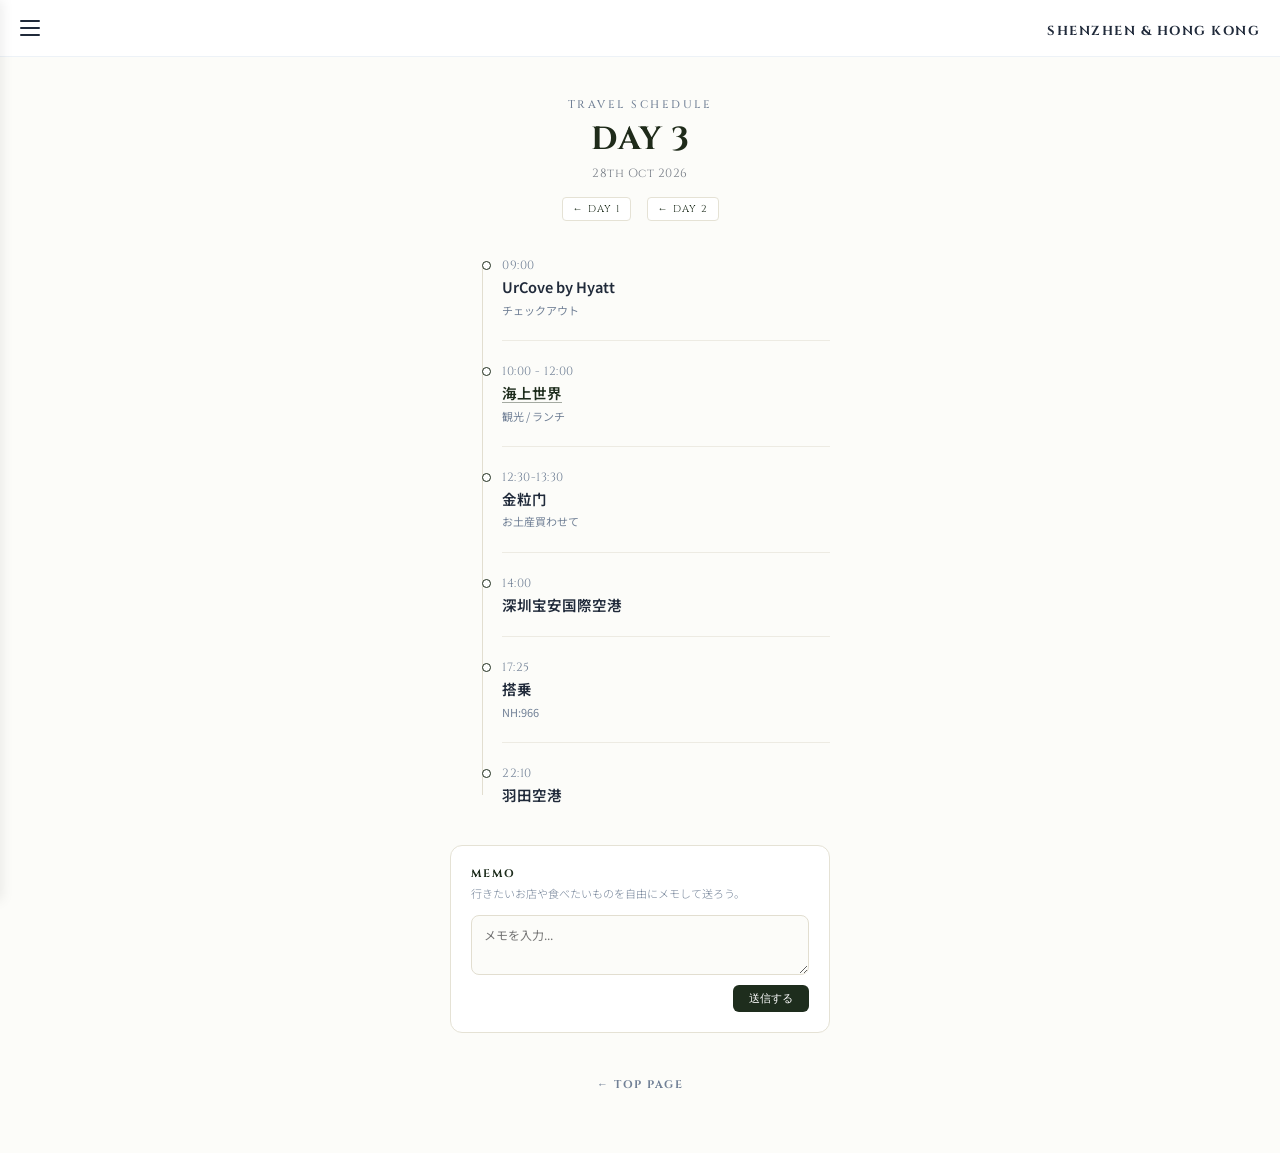
<file: day3.html>
<!DOCTYPE html>
<html lang="ja">
<head>
  <meta charset="UTF-8">
  <meta name="viewport" content="width=device-width, initial-scale=1.0">
  <title>DAY 3 - Shenzhen & Hong Kong</title>

  <link rel="preconnect" href="https://fonts.googleapis.com">
  <link rel="preconnect" href="https://fonts.gstatic.com" crossorigin>
  <link href="https://fonts.googleapis.com/css2?family=Cinzel:wght@400;500;700&family=Noto+Sans+JP:wght@300;400;500;600&display=swap" rel="stylesheet">

  <style>
    * {
      box-sizing: border-box;
      margin: 0;
      padding: 0;
    }

    body {
      background-color: #fcfcf9;
      color: #202A3A;
      font-family: 'Noto Sans JP', sans-serif;
      font-weight: 300;
      min-height: 100vh;
      overflow-x: hidden;
      width: 100%;
      -webkit-font-smoothing: antialiased;
    }

    /* ナビゲーションバー */
    .navbar {
      display: flex;
      align-items: center;
      justify-content: space-between;
      padding: 16px 20px;
      background-color: #ffffff;
      border-bottom: 1px solid #edf2f7;
      position: sticky;
      top: 0;
      z-index: 100;
      width: 100%;
    }

    .menu-icon {
      cursor: pointer;
      display: flex;
      flex-direction: column;
      gap: 5px;
    }

    .bar {
      width: 20px;
      height: 2px;
      background-color: #202A3A;
      border-radius: 2px;
    }

    .site-title {
      margin-left: auto;
      text-align: right;
    }

    .site-title a {
      font-family: 'Cinzel', serif;
      font-weight: 700;
      font-size: 13px;
      letter-spacing: 1.5px;
      color: #202A3A;
      text-decoration: none;
    }

    /* ドロワーメニュー */
    .drawer-menu {
      position: fixed;
      top: 0;
      left: -260px;
      width: 260px;
      height: 100%;
      background-color: #ffffff;
      z-index: 300;
      transition: left 0.3s ease;
      padding: 24px;
      box-shadow: 2px 0 12px rgba(0,0,0,0.08);
    }

    .drawer-menu.active { left: 0; }

    .close-btn {
      font-size: 20px;
      cursor: pointer;
      text-align: right;
      margin-bottom: 20px;
      color: #718096;
    }

    .drawer-menu ul { list-style: none; }
    .drawer-menu li { margin-bottom: 16px; }
    .drawer-menu a {
      text-decoration: none;
      color: #202A3A;
      font-family: 'Cinzel', serif;
      font-weight: 700;
      font-size: 13px;
      letter-spacing: 1px;
    }
    .drawer-menu .divider {
      height: 1px;
      background-color: #edf2f7;
      margin: 16px 0;
    }

    .overlay {
      position: fixed;
      top: 0; left: 0;
      width: 100%; height: 100%;
      background: rgba(0, 0, 0, 0.3);
      z-index: 200;
      display: none;
    }
    .overlay.active { display: block; }

    /* メインレイアウト */
    .page-container {
      max-width: 420px;
      width: 100%;
      margin: 0 auto;
      padding: 40px 20px 60px 20px;
    }

    /* ヘッダー（そのまま維持） */
    .schedule-header {
      text-align: center;
      margin-bottom: 36px;
    }

    .schedule-sub {
      font-family: 'Cinzel', serif;
      font-size: 11px;
      font-weight: 500;
      letter-spacing: 2.5px;
      color: #718096;
      margin-bottom: 6px;
    }

    .schedule-title {
      font-family: 'Cinzel', serif;
      font-size: 32px;
      font-weight: 700;
      color: #1f2b1a;
      letter-spacing: 1px;
    }

    .schedule-date {
      font-family: 'Cinzel', serif;
      font-size: 12px;
      font-weight: 400;
      color: rgba(32, 42, 58, 0.6);
      margin-top: 4px;
      letter-spacing: 0.5px;
    }

    /* 上部の他日程ナビボタン */
    .top-day-nav {
      display: flex;
      justify-content: center;
      gap: 16px;
      margin-top: 16px;
    }

    .top-day-btn {
      font-family: 'Cinzel', serif;
      font-size: 10px;
      font-weight: 400;
      letter-spacing: 1px;
      color: #1e2d1d;
      text-decoration: none;
      padding: 4px 10px;
      background-color: #ffffff;
      border: 1px solid #e5e2d5;
      border-radius: 4px;
      transition: all 0.2s ease;
    }

    .top-day-btn:hover {
      border-color: #1e2d1d;
      background-color: #f7f6f0;
    }

    /* タイムラインコンテナ（横幅そのまま、左端52px固定） */
    .timeline-container {
      position: relative;
      padding-left: 52px;
      width: 100%;
    }

    /* タイムラインの縦線（1px・淡く） */
    .timeline-container::before {
      content: '';
      position: absolute;
      left: 32px;
      top: 10px;
      bottom: 10px;
      width: 1px;
      background-color: #e2ded0;
    }

    /* 各予定（上下余白を約20%減らしてコンパクトに） */
    .timeline-item {
      position: relative;
      padding-top: 22px;
      padding-bottom: 22px;
      border-bottom: 1px solid rgba(229, 226, 213, 0.6);
    }

    .timeline-item:first-child {
      padding-top: 0;
    }

    .timeline-item:last-child {
      padding-bottom: 0;
      border-bottom: none;
    }

    /* タイムラインの丸（約7〜8px） */
    .timeline-item::before {
      content: '';
      position: absolute;
      left: -20px;
      top: 26px;
      width: 7px;
      height: 7px;
      border-radius: 50%;
      background-color: #ffffff;
      border: 1px solid #1e2d1d;
      z-index: 2;
    }

    .timeline-item:first-child::before {
      top: 4px;
    }

    /* コンテンツ全体のラッパー */
    .timeline-content {
      display: flex;
      flex-direction: column;
      gap: 3px;
    }

    /* 時刻（約20%縮小：12px） */
    .time {
      font-family: 'Cinzel', serif;
      font-size: 12px;
      font-weight: 400;
      letter-spacing: 0.5px;
      color: #718096;
      display: block;
      margin-bottom: 1px;
    }

    /* 予定名：通常のテキスト（約20%縮小：14.5px） */
    .action-text {
      font-size: 14.5px;
      font-weight: 600;
      color: #202A3A;
      display: block;
      line-height: 1.35;
    }

    /* 予定名：リンクの場合（ネイビー＋下線で一目でわかるように維持） */
    .place-link {
      font-size: 14.5px;
      font-weight: 600;
      color: #1e2d1d;
      text-decoration: underline;
      text-decoration-color: rgba(30, 45, 29, 0.4);
      text-underline-offset: 3px;
      display: inline-block;
      line-height: 1.35;
      transition: color 0.2s, text-decoration-color 0.2s;
    }

    .place-link:hover {
      color: #2f442d;
      text-decoration-color: rgba(47, 68, 45, 0.8);
    }

    /* 補足（約20%縮小：11px） */
    .note-text {
      font-size: 11px;
      font-weight: 400;
      color: #718096;
      margin-top: 3px;
      display: block;
      line-height: 1.4;
    }

    /* 補足スタイルのリンク版 */
    .note-link {
      font-size: 11px;
      font-weight: 400;
      color: #1e2d1d;
      margin-top: 3px;
      display: inline-block;
      line-height: 1.4;
      text-decoration: underline;
      text-decoration-color: rgba(30, 45, 29, 0.4);
      text-underline-offset: 2px;
      transition: color 0.2s;
    }

    .note-link:hover {
      color: #2f442d;
    }

    /* MEMOフォーム */
    .memo-card {
      background: #ffffff;
      border: 1px solid #e5e2d5;
      border-radius: 12px;
      padding: 20px;
      margin-top: 40px;
      width: 100%;
    }

    .memo-title {
      font-family: 'Cinzel', serif;
      font-size: 11px;
      font-weight: 700;
      letter-spacing: 2px;
      color: #1e2d1d;
      margin-bottom: 4px;
    }

    .memo-desc {
      font-size: 11px;
      font-weight: 300;
      color: #718096;
      margin-bottom: 14px;
    }

    .memo-form {
      display: flex;
      flex-direction: column;
      gap: 10px;
    }

    .memo-input {
      width: 100%;
      padding: 10px 12px;
      border-radius: 8px;
      border: 1px solid #e2ded0;
      font-size: 12px;
      font-family: inherit;
      outline: none;
      resize: vertical;
      min-height: 60px;
      background: #fcfcf9;
      color: #202A3A;
    }

    .memo-input:focus {
      border-color: #1e2d1d;
      background: #ffffff;
    }

    .memo-btn {
      align-self: flex-end;
      background-color: #1e2d1d;
      color: #ffffff;
      border: none;
      border-radius: 6px;
      padding: 6px 16px;
      font-size: 11px;
      font-weight: 500;
      cursor: pointer;
      transition: background 0.2s;
    }

    .memo-btn:hover {
      background-color: #2f442d;
    }

    /* バックリンク */
    .back-link {
      margin-top: 36px;
      text-align: center;
      width: 100%;
    }

    .back-link a {
      font-family: 'Cinzel', serif;
      color: #718096;
      text-decoration: none;
      font-size: 11px;
      font-weight: 700;
      letter-spacing: 1.5px;
    }

    .back-link a:hover {
      color: #1e2d1d;
    }
  </style>
</head>
<body>

  <header class="navbar">
    <div class="menu-icon" onclick="toggleMenu()">
      <span class="bar"></span>
      <span class="bar"></span>
      <span class="bar"></span>
    </div>
    <div class="site-title"><a href="index.html">SHENZHEN & HONG KONG</a></div>
  </header>

  <nav class="drawer-menu" id="drawerMenu">
    <div class="close-btn" onclick="toggleMenu()">✕</div>
    <ul>
      <li><a href="index.html">HOME</a></li>
      <li><a href="day1.html">DAY 1</a></li>
      <li><a href="day2.html">DAY 2</a></li>
      <li><a href="day3.html">DAY 3</a></li>
      <li class="divider"></li>
      <li><a href="todo.html">todo</a></li>
      <li><a href="expenses.html">expenses</a></li>
      <li><a href="traffic.html">traffic</a></li>
      <li><a href="foods.html">foods</a></li>
    </ul>
  </nav>

  <div class="overlay" id="overlay" onclick="toggleMenu()"></div>

  <main class="page-container">
    
    <div class="schedule-header">
      <p class="schedule-sub">TRAVEL SCHEDULE</p>
      <h1 class="schedule-title">DAY 3</h1>
      <p class="schedule-date">28th Oct 2026</p>
      
      <div class="top-day-nav">
        <a href="day1.html" class="top-day-btn">← DAY 1</a>
        <a href="day2.html" class="top-day-btn">← DAY 2</a>
      </div>
    </div>

    <div class="timeline-container">

      <div class="timeline-item">
        <div class="timeline-content">
          <span class="time">09:00</span>
          <span class="action-text">UrCove by Hyatt</span>
          <span class="note-text">チェックアウト</span>
        </div>
      </div>

      <div class="timeline-item">
        <div class="timeline-content">
          <span class="time">10:00 - 12:00</span>
          <a class="place-link" href="landmark.html#sea-world">海上世界</a>
          <span class="note-text">観光 / ランチ</span>
        </div>
      </div>
      <div class="timeline-item">
        <div class="timeline-content">
          <span class="time">12:30-13:30</span>
          <span class="action-text">金粒门</span>
          <span class="note-text">お土産買わせて</span>
        </div>
      </div>

      <div class="timeline-item">
        <div class="timeline-content">
          <span class="time">14:00</span>
          <span class="action-text">深圳宝安国際空港</span>
        </div>
      </div>

      <div class="timeline-item">
        <div class="timeline-content">
          <span class="time">17:25</span>
          <span class="action-text">搭乗</span>
          <span class="note-text">NH:966</span>
        </div>
      </div>

      <div class="timeline-item">
        <div class="timeline-content">
          <span class="time">22:10</span>
          <span class="action-text">羽田空港</span>
        </div>
      </div>

    </div>

    <div class="memo-card">
      <div class="memo-title">MEMO</div>
      <p class="memo-desc">行きたいお店や食べたいものを自由にメモして送ろう。</p>
      <form class="memo-form" action="https://formspree.io/f/myezyqbp" method="POST">
        <textarea class="memo-input" name="message" placeholder="メモを入力..." required></textarea>
        <button type="submit" class="memo-btn">送信する</button>
      </form>
    </div>

    <div class="back-link">
      <a href="index.html">← TOP PAGE</a>
    </div>

  </main>

  <script>
    function toggleMenu() {
      document.getElementById('drawerMenu').classList.toggle('active');
      document.getElementById('overlay').classList.toggle('active');
    }
  </script>
</body>
</html>
</file>
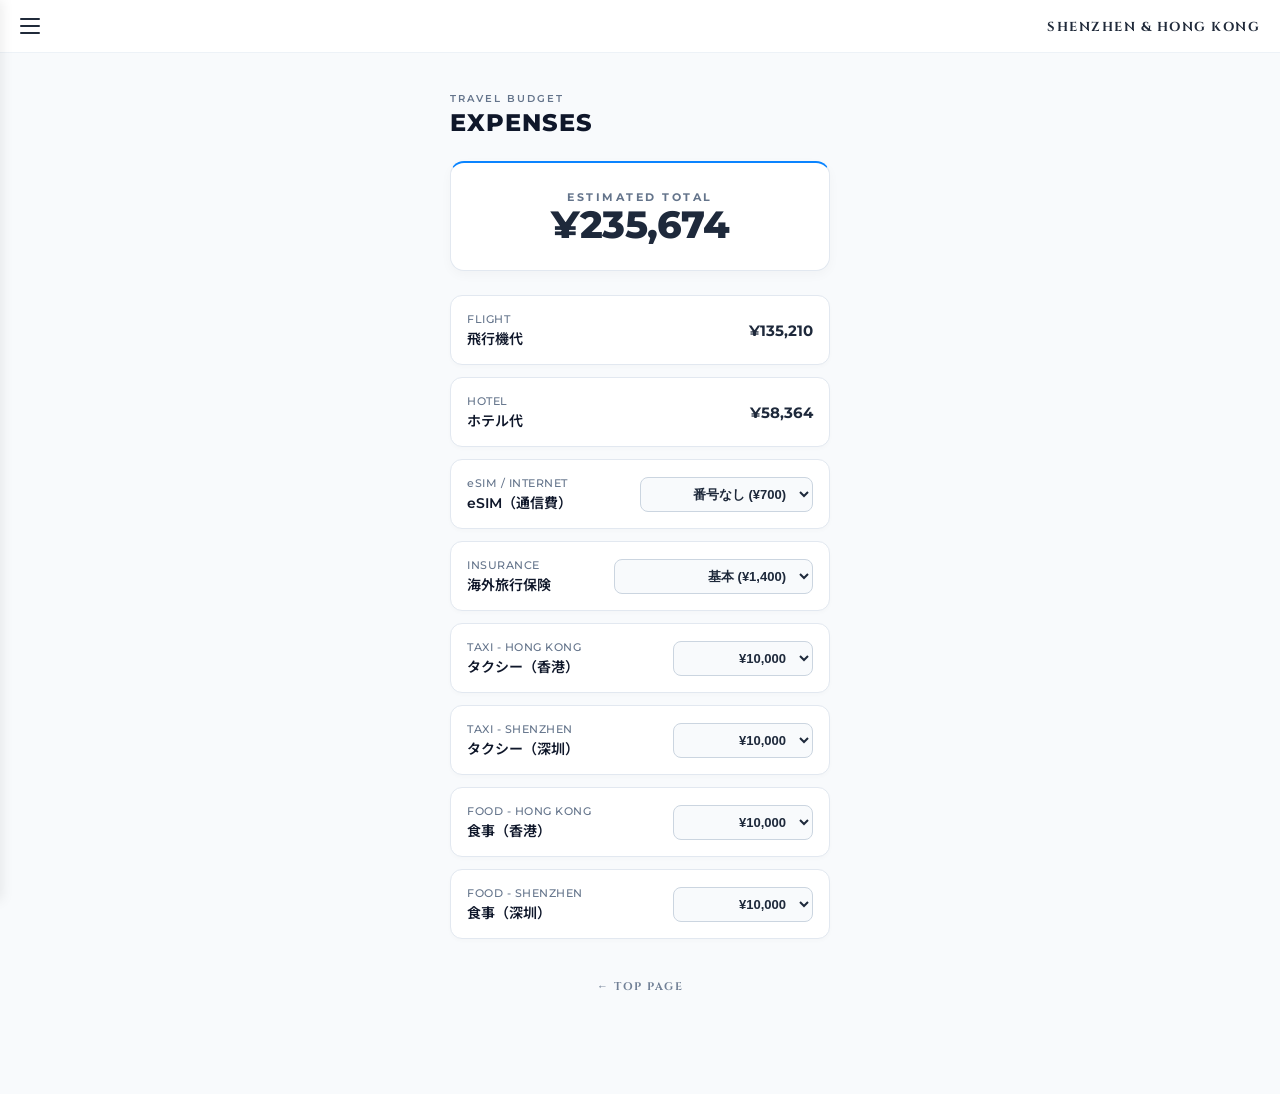
<file: expenses.html>
<!DOCTYPE html>
<html lang="ja">
<head>
  <meta charset="UTF-8">
  <meta name="viewport" content="width=device-width, initial-scale=1.0">
  <title>EXPENSES - Shenzhen & Hong Kong</title>
  <link rel="preconnect" href="https://fonts.googleapis.com">
  <link rel="preconnect" href="https://fonts.gstatic.com" crossorigin>
  <link href="https://fonts.googleapis.com/css2?family=Cinzel:wght@400;500;700&family=Montserrat:wght@400;500;600;700;800&family=Noto+Sans+JP:wght@400;500;700&display=swap" rel="stylesheet">
  <style>
    /* リセット & 基本スタイル */
    * {
      box-sizing: border-box;
      margin: 0;
      padding: 0;
    }

    body {
      background-color: #f8fafc;
      color: #1e293b;
      font-family: 'Montserrat', 'Noto Sans JP', -apple-system, sans-serif;
      min-height: 100vh;
      padding-bottom: 40px;
    }

    /* ナビゲーションバー */
    .navbar {
      display: flex;
      align-items: center;
      justify-content: space-between;
      padding: 16px 20px;
      background-color: #ffffff;
      border-bottom: 1px solid #edf2f7;
      position: sticky;
      top: 0;
      z-index: 100;
    }

    .menu-icon {
      cursor: pointer;
      display: flex;
      flex-direction: column;
      gap: 5px;
    }

    .bar {
      width: 20px;
      height: 2px;
      background-color: #202A3A;
      border-radius: 2px;
    }

    /* 右寄せタイトル (Day1と完全に同じ 1.5px 指定) */
    .site-title {
      margin-left: auto;
      text-align: right;
    }

    .site-title a {
      font-family: 'Cinzel', serif;
      font-weight: 700;
      font-size: 13px;
      letter-spacing: 1.5px;
      color: #202A3A;
      text-decoration: none;
    }

    /* ドロワーメニュー */
    .drawer-menu {
      position: fixed;
      top: 0;
      left: -260px;
      width: 260px;
      height: 100%;
      background-color: #ffffff;
      z-index: 300;
      transition: left 0.3s ease;
      padding: 24px;
      box-shadow: 2px 0 12px rgba(0,0,0,0.08);
    }

    .drawer-menu.active { left: 0; }

    .close-btn {
      font-size: 20px;
      cursor: pointer;
      text-align: right;
      margin-bottom: 20px;
      color: #718096;
    }

    .drawer-menu ul { list-style: none; }
    .drawer-menu li { margin-bottom: 16px; }
    
    /* ハンバーガーメニュー内リンク (Day1と完全に同じ 1px 指定) */
    .drawer-menu a {
      text-decoration: none;
      color: #202A3A;
      font-family: 'Cinzel', serif;
      font-weight: 700;
      font-size: 13px;
      letter-spacing: 1px;
    }

    .drawer-menu .divider {
      height: 1px;
      background-color: #edf2f7;
      margin: 16px 0;
    }

    .overlay {
      position: fixed;
      top: 0; left: 0;
      width: 100%; height: 100%;
      background: rgba(0, 0, 0, 0.3);
      z-index: 200;
      display: none;
    }
    .overlay.active { display: block; }

    /* メインコンテナ */
    .page-container {
      max-width: 420px;
      width: 100%;
      margin: 0 auto;
      padding: 40px 20px 60px 20px;
    }

    /* タイトルヘッダー */
    .schedule-header {
      margin-bottom: 24px;
      text-align: left;
    }

    .schedule-sub {
      font-size: 9.5px; /* 現在より約10〜15%小さく変更 (11px → 9.5px) */
      font-weight: 600;  /* 少しすっきりしたウェイトに調整 */
      letter-spacing: 2px;
      color: #64748b;
      margin-bottom: 4px;
    }

    .schedule-title {
      font-size: 23.5px; /* サイズ変更なしを維持 */
      font-weight: 800;   /* フォント・太さを維持 */
      color: #0f172a;
      letter-spacing: 1px;
    }

    /* 合計金額カード */
    .total-box {
      background: #ffffff;
      border: 1px solid #e2e8f0;
      border-top: 2px solid #0a84ff;
      border-radius: 14px;
      height: 110px;
      box-sizing: border-box;
      padding: 0 16px;
      margin-bottom: 24px;
      
      display: flex;
      flex-direction: column;
      align-items: center;
      justify-content: center;
      box-shadow: 0 4px 12px rgba(0, 0, 0, 0.03);
    }

    .total-title {
      font-size: 11px;
      font-weight: 700;
      letter-spacing: 2.5px;
      color: #64748b;
      margin-bottom: 2px;
    }

    .total-amount {
      font-family: 'Montserrat', sans-serif;
      font-size: 38px;
      font-weight: 800;
      color: #1e293b;
      line-height: 1;
      display: inline-block;
      letter-spacing: -0.5px;
    }

    .total-amount.pop-anim {
      animation: numPop 0.3s cubic-bezier(0.175, 0.885, 0.32, 1.275);
    }

    @keyframes numPop {
      0% {
        opacity: 0.4;
        transform: scale(0.96);
      }
      100% {
        opacity: 1;
        transform: scale(1);
      }
    }

    /* 費用項目リスト */
    .schedule-list {
      display: flex;
      flex-direction: column;
      gap: 12px;
    }

    .expense-card-inline {
      background: #ffffff;
      border: 1px solid #e2e8f0;
      border-radius: 12px;
      padding: 16px;
      display: flex;
      align-items: center;
      justify-content: space-between;
      gap: 12px;
      box-shadow: 0 2px 4px rgba(0, 0, 0, 0.02);
    }

    .expense-label-group {
      display: flex;
      flex-direction: column;
      flex: 1;
      min-width: 0;
    }

    .expense-label-group .time {
      font-size: 11px;
      font-weight: 500; /* 現在より少し細いウェイトに調整 (700 → 500) */
      color: #64748b;   /* ブルーグレーの色味を維持 */
      margin-bottom: 2px;
      letter-spacing: 0.5px;
    }

    .expense-label-group .text {
      font-size: 14px;
      font-weight: 600;
      color: #0f172a;
    }

    .expense-fixed-amount {
      font-size: 15px;
      font-weight: 700;
      color: #1e293b;
      white-space: nowrap;
    }

    .expense-select-inline {
      width: auto;
      min-width: 140px;
      padding: 8px 10px;
      font-size: 13px;
      font-weight: 600;
      color: #1e293b;
      background-color: #f8fafc;
      border: 1px solid #cbd5e0;
      border-radius: 8px;
      outline: none;
      cursor: pointer;
      text-align: right;
    }

    .expense-select-inline:focus {
      border-color: #0a84ff;
      background-color: #ffffff;
    }

    /* バックリンク */
    .back-link {
      margin-top: 36px;
      text-align: center;
    }

    .back-link a {
      font-family: 'Cinzel', serif;
      color: #718096;
      text-decoration: none;
      font-size: 11px;
      font-weight: 700;
      letter-spacing: 1.5px;
      transition: color 0.2s;
    }

    .back-link a:hover {
      color: #0a84ff;
    }
  </style>
</head>
<body>

  <header class="navbar">
    <div class="menu-icon" onclick="toggleMenu()">
      <span class="bar"></span>
      <span class="bar"></span>
      <span class="bar"></span>
    </div>
    <div class="site-title"><a href="index.html">SHENZHEN & HONG KONG</a></div>
  </header>

  <nav class="drawer-menu" id="drawerMenu">
    <div class="close-btn" onclick="toggleMenu()">✕</div>
    <ul>
      <li><a href="index.html">HOME</a></li>
      <li><a href="day1.html">DAY 1</a></li>
      <li><a href="day2.html">DAY 2</a></li>
      <li><a href="day3.html">DAY 3</a></li>
      <li class="divider"></li>
      <li><a href="todo.html">todo</a></li>
      <li><a href="expenses.html">expenses</a></li>
      <li><a href="traffic.html">traffic</a></li>
      <li><a href="foods.html">foods</a></li>
    </ul>
  </nav>

  <div class="overlay" id="overlay" onclick="toggleMenu()"></div>

  <main class="page-container">
    
    <div class="schedule-header">
      <p class="schedule-sub">TRAVEL BUDGET</p>
      <h1 class="schedule-title">EXPENSES</h1>
    </div>

    <div class="total-box">
      <div class="total-title">ESTIMATED TOTAL</div>
      <div class="total-amount" id="totalAmount">¥0</div>
    </div>

    <div class="schedule-list">

      <div class="expense-card-inline">
        <div class="expense-label-group">
          <span class="time">FLIGHT</span>
          <span class="text">飛行機代</span>
        </div>
        <div class="expense-fixed-amount">¥<span class="calc-item" data-value="135210">135,210</span></div>
      </div>

      <div class="expense-card-inline">
        <div class="expense-label-group">
          <span class="time">HOTEL</span>
          <span class="text">ホテル代</span>
        </div>
        <div class="expense-fixed-amount">¥<span class="calc-item" data-value="58364">58,364</span></div>
      </div>

      <div class="expense-card-inline">
        <div class="expense-label-group">
          <span class="time">eSIM / INTERNET</span>
          <span class="text">eSIM（通信費）</span>
        </div>
        <select class="expense-select-inline calc-select" id="esimSelect" onchange="calculateTotal()">
          <option value="700" selected>番号なし (¥700)</option>
          <option value="3000">電話番号付帯 (¥3,000)</option>
        </select>
      </div>

      <div class="expense-card-inline">
        <div class="expense-label-group">
          <span class="time">INSURANCE</span>
          <span class="text">海外旅行保険</span>
        </div>
        <select class="expense-select-inline calc-select" id="insuranceSelect" onchange="calculateTotal()">
          <option value="1400" selected>基本 (¥1,400)</option>
          <option value="4000">キャンセル保証付 (¥4,000)</option>
        </select>
      </div>

      <div class="expense-card-inline">
        <div class="expense-label-group">
          <span class="time">TAXI - HONG KONG</span>
          <span class="text">タクシー（香港）</span>
        </div>
        <select class="expense-select-inline calc-select" id="taxiHongKong" onchange="calculateTotal()">
          <option value="10000" selected>¥10,000</option>
          <option value="15000">¥15,000</option>
          <option value="20000">¥20,000</option>
        </select>
      </div>

      <div class="expense-card-inline">
        <div class="expense-label-group">
          <span class="time">TAXI - SHENZHEN</span>
          <span class="text">タクシー（深圳）</span>
        </div>
        <select class="expense-select-inline calc-select" id="taxiShenzhen" onchange="calculateTotal()">
          <option value="10000" selected>¥10,000</option>
          <option value="15000">¥15,000</option>
          <option value="20000">¥20,000</option>
        </select>
      </div>

      <div class="expense-card-inline">
        <div class="expense-label-group">
          <span class="time">FOOD - HONG KONG</span>
          <span class="text">食事（香港）</span>
        </div>
        <select class="expense-select-inline calc-select" id="foodHongKong" onchange="calculateTotal()">
          <option value="10000" selected>¥10,000</option>
          <option value="15000">¥15,000</option>
          <option value="20000">¥20,000</option>
        </select>
      </div>

      <div class="expense-card-inline">
        <div class="expense-label-group">
          <span class="time">FOOD - SHENZHEN</span>
          <span class="text">食事（深圳）</span>
        </div>
        <select class="expense-select-inline calc-select" id="foodShenzhen" onchange="calculateTotal()">
          <option value="10000" selected>¥10,000</option>
          <option value="15000">¥15,000</option>
          <option value="20000">¥20,000</option>
        </select>
      </div>

    </div>

    <div class="back-link">
      <a href="index.html">← TOP PAGE</a>
    </div>

  </main>

  <script>
    function toggleMenu() {
      document.getElementById('drawerMenu').classList.toggle('active');
      document.getElementById('overlay').classList.toggle('active');
    }

    function calculateTotal() {
      let total = 0;
      const fixedItems = document.querySelectorAll('.calc-item');
      fixedItems.forEach(item => {
        total += parseInt(item.getAttribute('data-value'), 10) || 0;
      });

      const selectItems = document.querySelectorAll('.calc-select');
      selectItems.forEach(select => {
        total += parseInt(select.value, 10) || 0;
      });

      const totalEl = document.getElementById('totalAmount');
      totalEl.textContent = '¥' + total.toLocaleString();

      totalEl.classList.remove('pop-anim');
      void totalEl.offsetWidth;
      totalEl.classList.add('pop-anim');
    }

    document.addEventListener('DOMContentLoaded', calculateTotal);
  </script>
</body>
</html>
</file>
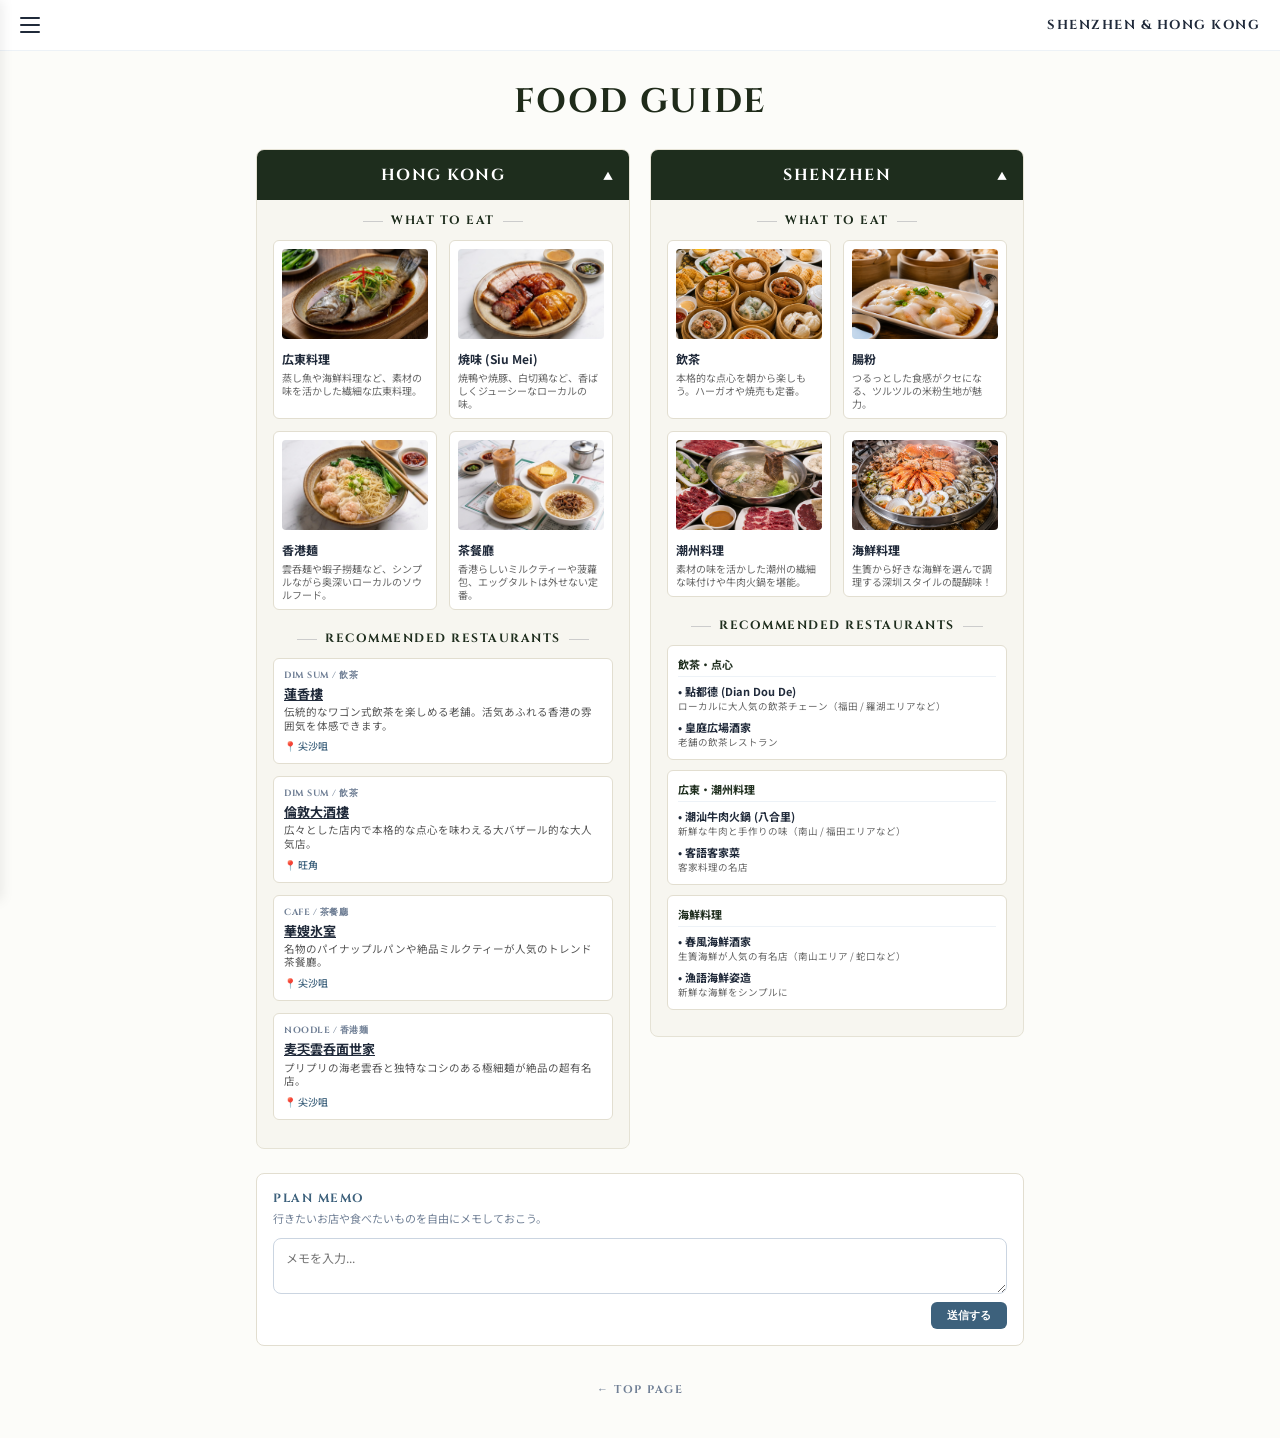
<file: foods.html>
<!DOCTYPE html>
<html lang="ja">
<head>
  <meta charset="UTF-8">
  <meta name="viewport" content="width=device-width, initial-scale=1.0">
  <title>FOOD GUIDE - Shenzhen & Hong Kong</title>

  <link rel="preconnect" href="https://fonts.googleapis.com">
  <link rel="preconnect" href="https://fonts.gstatic.com" crossorigin>
  <link href="https://fonts.googleapis.com/css2?family=Cinzel:wght@500;700&family=Noto+Sans+JP:wght@400;500;700&display=swap" rel="stylesheet">

  <style>
    * {
      box-sizing: border-box;
      margin: 0;
      padding: 0;
    }

    body {
      background-color: #fcfcf9;
      color: #202A3A;
      font-family: 'Noto Sans JP', sans-serif;
      min-height: 100vh;
      -webkit-font-smoothing: antialiased;
    }

    /* ナビゲーションバー */
    .navbar {
      display: flex;
      align-items: center;
      justify-content: space-between;
      padding: 16px 20px;
      background-color: #ffffff;
      border-bottom: 1px solid #edf2f7;
      position: sticky;
      top: 0;
      z-index: 100;
    }

    .menu-icon {
      cursor: pointer;
      display: flex;
      flex-direction: column;
      gap: 5px;
    }

    .bar {
      width: 20px;
      height: 2px;
      background-color: #202A3A;
      border-radius: 2px;
    }

    .site-title {
      font-family: 'Cinzel', serif;
      font-weight: 700;
      font-size: 13px;
      letter-spacing: 1.5px;
      color: #202A3A;
    }

    /* ドロワーメニュー */
    .drawer-menu {
      position: fixed;
      top: 0;
      left: -260px;
      width: 260px;
      height: 100%;
      background-color: #ffffff;
      z-index: 300;
      transition: left 0.3s ease;
      padding: 24px;
      box-shadow: 2px 0 12px rgba(0,0,0,0.08);
    }

    .drawer-menu.active { left: 0; }

    .close-btn {
      font-size: 20px;
      cursor: pointer;
      text-align: right;
      margin-bottom: 20px;
      color: #718096;
    }

    .drawer-menu ul { list-style: none; }
    .drawer-menu li { margin-bottom: 16px; }
    .drawer-menu a {
      text-decoration: none;
      color: #202A3A;
      font-family: 'Cinzel', serif;
      font-weight: 700;
      font-size: 13px;
      letter-spacing: 1px;
    }
    .drawer-menu .divider {
      height: 1px;
      background-color: #edf2f7;
      margin: 16px 0;
    }

    .overlay {
      position: fixed;
      top: 0; left: 0;
      width: 100%; height: 100%;
      background: rgba(0, 0, 0, 0.3);
      z-index: 200;
      display: none;
    }
    .overlay.active { display: block; }

    /* メインレイアウト */
    .page-container {
      max-width: 800px;
      margin: 0 auto;
      padding: 28px 16px 40px 16px;
    }

    /* タイトル */
    .food-header {
      text-align: center;
      margin-bottom: 24px;
    }

    .food-title {
      font-family: 'Cinzel', serif;
      font-size: 34px;
      font-weight: 700;
      color: #1f2b1a;
      letter-spacing: 2px;
    }

    /* 2カラムレイアウト */
    .two-column-grid {
      display: grid;
      grid-template-columns: 1fr 1fr;
      gap: 20px;
      align-items: start;
    }

    @media (max-width: 768px) {
      .two-column-grid {
        grid-template-columns: 1fr;
      }
    }

    /* エリアカラム */
    .area-column {
      background: #f7f6f0;
      border: 1px solid #e5e2d5;
      border-radius: 8px;
      overflow: hidden;
    }

    /* アコーディオンヘッダー */
    .area-header {
      background-color: #1e2d1d;
      color: #ffffff;
      text-align: center;
      padding: 14px 16px;
      cursor: pointer;
      user-select: none;
      display: flex;
      justify-content: center;
      align-items: center;
      position: relative;
    }

    .area-title {
      font-family: 'Cinzel', serif;
      font-size: 16px;
      font-weight: 700;
      letter-spacing: 1.5px;
    }

    .accordion-icon {
      position: absolute;
      right: 16px;
      font-size: 10px;
      transition: transform 0.3s ease;
    }

    .area-column.closed .accordion-icon {
      transform: rotate(180deg);
    }

    .column-content {
      padding: 12px 16px 16px 16px;
      transition: max-height 0.3s ease;
    }

    .area-column.closed .column-content {
      display: none;
    }

    .section-divider-title {
      text-align: center;
      font-family: 'Cinzel', serif;
      font-size: 12px;
      font-weight: 700;
      letter-spacing: 1.5px;
      color: #1e2d1d;
      margin: 0 0 12px 0;
      position: relative;
    }

    .section-divider-title::before,
    .section-divider-title::after {
      content: '';
      display: inline-block;
      width: 20px;
      height: 1px;
      background: #ccc;
      vertical-align: middle;
      margin: 0 8px;
    }

    .section-divider-title.second {
      margin-top: 20px;
    }

    /* 2x2グリッド */
    .item-grid {
      display: grid;
      grid-template-columns: 1fr 1fr;
      gap: 12px;
    }

    .food-card {
      background: #ffffff;
      border-radius: 6px;
      padding: 8px;
      border: 1px solid #e2ded0;
    }

    .food-img {
      width: 100%;
      height: 90px;
      object-fit: cover;
      border-radius: 4px;
      margin-bottom: 6px;
      background-color: #eee;
    }

    .food-card-title {
      font-size: 12px;
      font-weight: 700;
      color: #202A3A;
      margin-bottom: 4px;
    }

    .food-card-text {
      font-size: 10px;
      color: #666;
      line-height: 1.3;
    }

    /* おすすめレストランカード */
    .restaurant-card {
      background: #ffffff;
      border-radius: 6px;
      padding: 10px;
      border: 1px solid #e2ded0;
      margin-bottom: 12px;
    }

    .res-tag {
      font-family: 'Cinzel', serif;
      font-size: 9px;
      font-weight: 700;
      color: #718096;
      letter-spacing: 0.5px;
      margin-bottom: 2px;
    }

    .res-name {
      font-size: 13px;
      font-weight: 700;
      color: #202A3A;
    }

    .res-name a {
      color: #202A3A;
      text-decoration: underline;
    }

    .res-name a:hover {
      color: #3d617c;
    }

    .res-desc {
      font-size: 10.5px;
      color: #555;
      margin: 2px 0 6px 0;
      line-height: 1.3;
    }

    .res-location {
      font-size: 10px;
      color: #3d617c;
      font-weight: 500;
    }

    /* リスト形式レストラン */
    .res-list-group {
      background: #ffffff;
      border-radius: 6px;
      padding: 10px;
      border: 1px solid #e2ded0;
      margin-bottom: 10px;
    }

    .res-list-title {
      font-size: 11px;
      font-weight: 700;
      color: #1e2d1d;
      border-bottom: 1px solid #edf2f7;
      padding-bottom: 4px;
      margin-bottom: 6px;
    }

    .res-list-item {
      margin-bottom: 6px;
    }

    .res-list-item:last-child {
      margin-bottom: 0;
    }

    .res-list-name {
      font-size: 11px;
      font-weight: 700;
      color: #202A3A;
    }

    .res-list-sub {
      font-size: 9.5px;
      color: #666;
    }

    /* MEMOフォーム */
    .memo-card {
      background: #ffffff;
      border: 1px solid #e2ded0;
      border-radius: 8px;
      padding: 16px;
      margin-top: 24px;
    }

    .memo-title {
      font-family: 'Cinzel', serif;
      font-size: 12px;
      font-weight: 700;
      letter-spacing: 1.5px;
      color: #3d617c;
      margin-bottom: 4px;
    }

    .memo-desc {
      font-size: 11px;
      color: #718096;
      margin-bottom: 12px;
    }

    .memo-form {
      display: flex;
      flex-direction: column;
      gap: 8px;
    }

    .memo-input {
      width: 100%;
      padding: 10px 12px;
      border-radius: 8px;
      border: 1px solid #cbd5e1;
      font-size: 12px;
      font-family: inherit;
      outline: none;
      resize: vertical;
      min-height: 50px;
      background: #ffffff;
      color: #202A3A;
    }

    .memo-btn {
      align-self: flex-end;
      background-color: #3d617c;
      color: #ffffff;
      border: none;
      border-radius: 6px;
      padding: 6px 16px;
      font-size: 11px;
      font-weight: 700;
      cursor: pointer;
    }

    /* バックリンク */
    .back-link {
      margin-top: 28px;
      text-align: center;
    }

    .back-link a {
      font-family: 'Cinzel', serif;
      color: #718096;
      text-decoration: none;
      font-size: 11px;
      font-weight: 700;
      letter-spacing: 1.5px;
    }
  </style>
</head>
<body>

  <header class="navbar">
    <div class="menu-icon" onclick="toggleMenu()">
      <span class="bar"></span>
      <span class="bar"></span>
      <span class="bar"></span>
    </div>
    <div class="site-title"><a href="index.html" style="text-decoration:none; color:inherit;">SHENZHEN & HONG KONG</a></div>
  </header>

  <nav class="drawer-menu" id="drawerMenu">
    <div class="close-btn" onclick="toggleMenu()">✕</div>
    <ul>
      <li><a href="index.html">HOME</a></li>
      <li><a href="day1.html">DAY 1</a></li>
      <li><a href="day2.html">DAY 2</a></li>
      <li><a href="day3.html">DAY 3</a></li>
      <li class="divider"></li>
      <li><a href="todo.html">todo</a></li>
      <li><a href="expenses.html">expenses</a></li>
      <li><a href="traffic.html">traffic</a></li>
      <li><a href="foods.html">foods</a></li>
    </ul>
  </nav>

  <div class="overlay" id="overlay" onclick="toggleMenu()"></div>

  <main class="page-container">

    <div class="food-header">
      <h1 class="food-title">FOOD GUIDE</h1>
    </div>

    <div class="two-column-grid">

      <!-- 香港エリア -->
      <div>
        <!-- FOOD GUIDEより下にし、idを hongkong に変更。stickyヘッダー分の余白(scroll-margin-top)を設定 -->
        <div id="hongkong" style="scroll-margin-top: 80px;"></div>
        <div class="area-column" id="hk-column">
          <div class="area-header" onclick="toggleAccordion('hk-column')">
            <div class="area-title">HONG KONG</div>
            <span class="accordion-icon">▲</span>
          </div>

          <div class="column-content">
            <div class="section-divider-title">WHAT TO EAT</div>

            <div class="item-grid">
              <div class="food-card">
                <img src="IMG_3177.jpeg" alt="広東料理" class="food-img">
                <div class="food-card-title">広東料理</div>
                <div class="food-card-text">蒸し魚や海鮮料理など、素材の味を活かした繊細な広東料理。</div>
              </div>

              <div class="food-card">
                <img src="IMG_3184.jpeg" alt="焼味(Siu Mei)" class="food-img">
                <div class="food-card-title">焼味 (Siu Mei)</div>
                <div class="food-card-text">焼鴨や焼豚、白切鶏など、香ばしくジューシーなローカルの味。</div>
              </div>

              <div class="food-card">
                <img src="IMG_3185.jpeg" alt="香港麺" class="food-img">
                <div class="food-card-title">香港麺</div>
                <div class="food-card-text">雲呑麺や蝦子撈麺など、シンプルながら奥深いローカルのソウルフード。</div>
              </div>

              <div class="food-card">
                <img src="IMG_3186.jpeg" alt="茶餐廳" class="food-img">
                <div class="food-card-title">茶餐廳</div>
                <div class="food-card-text">香港らしいミルクティーや菠蘿包、エッグタルトは外せない定番。</div>
              </div>
            </div>

            <div class="section-divider-title second">RECOMMENDED RESTAURANTS</div>

            <div class="restaurant-card">
              <div class="res-tag">DIM SUM / 飲茶</div>
              <div class="res-name"><a href="https://maps.app.goo.gl/UM1mgSSUtTqJEjZQ7?g_st=com.google.maps.preview.copy" target="_blank" rel="noopener noreferrer">蓮香樓</a></div>
              <div class="res-desc">伝統的なワゴン式飲茶を楽しめる老舗。活気あふれる香港の雰囲気を体感できます。</div>
              <div class="res-location">📍 尖沙咀</div>
            </div>

            <div class="restaurant-card">
              <div class="res-tag">DIM SUM / 飲茶</div>
              <div class="res-name"><a href="https://www.google.com/maps/search/?api=1&query=London+Great+Restaurant+Hong+Kong" target="_blank" rel="noopener noreferrer">倫敦大酒樓</a></div>
              <div class="res-desc">広々とした店内で本格的な点心を味わえる大バザール的な大人気店。</div>
              <div class="res-location">📍 旺角</div>
            </div>

            <div class="restaurant-card">
              <div class="res-tag">CAFE / 茶餐廳</div>
              <div class="res-name"><a href="https://maps.app.goo.gl/mygvrnAeV5awM2Mn7?g_st=com.google.maps.preview.copy" target="_blank" rel="noopener noreferrer">華嫂氷室</a></div>
              <div class="res-desc">名物のパイナップルパンや絶品ミルクティーが人気のトレンド茶餐廳。</div>
              <div class="res-location">📍 尖沙咀</div>
            </div>

            <div class="restaurant-card">
              <div class="res-tag">NOODLE / 香港麺</div>
              <div class="res-name"><a href="https://maps.app.goo.gl/A2VEZMDwci4CetL17?g_st=com.google.maps.preview.copy" target="_blank" rel="noopener noreferrer">麦奀雲呑面世家</a></div>
              <div class="res-desc">プリプリの海老雲呑と独特なコシのある極細麺が絶品の超有名店。</div>
              <div class="res-location">📍 尖沙咀</div>
            </div>

          </div>
        </div>
      </div>

      <!-- 深圳エリア -->
      <div>
        <div id="shenzhen" style="scroll-margin-top: 80px;"></div>
        <div class="area-column" id="shenzhen-column">
          <div class="area-header" onclick="toggleAccordion('shenzhen-column')">
            <div class="area-title">SHENZHEN</div>
            <span class="accordion-icon">▲</span>
          </div>

          <div class="column-content">
            <div class="section-divider-title">WHAT TO EAT</div>

            <div class="item-grid">
              <div class="food-card">
                <img src="67FE697E-8E10-4297-82ED-F2DDE60D6BE5.png" alt="飲茶" class="food-img">
                <div class="food-card-title">飲茶</div>
                <div class="food-card-text">本格的な点心を朝から楽しもう。ハーガオや焼売も定番。</div>
              </div>

              <div class="food-card">
                <img src="EA46485F-4E17-4923-85BE-26A0771D1417.png" alt="腸粉" class="food-img">
                <div class="food-card-title">腸粉</div>
                <div class="food-card-text">つるっとした食感がクセになる、ツルツルの米粉生地が魅力。</div>
              </div>

              <div class="food-card">
                <img src="99B3896F-9AEE-4D48-BCB8-205A10E4A786.png" alt="潮州料理" class="food-img">
                <div class="food-card-title">潮州料理</div>
                <div class="food-card-text">素材の味を活かした潮州の繊細な味付けや牛肉火鍋を堪能。</div>
              </div>

              <div class="food-card">
                <img src="DAC792B3-02F8-4A54-83D2-4EC4F9604A07.png" alt="海鮮料理" class="food-img">
                <div class="food-card-title">海鮮料理</div>
                <div class="food-card-text">生簀から好きな海鮮を選んで調理する深圳スタイルの醍醐味！</div>
              </div>
            </div>

            <div class="section-divider-title second">RECOMMENDED RESTAURANTS</div>

            <div class="res-list-group">
              <div class="res-list-title">飲茶・点心</div>
              <div class="res-list-item">
                <div class="res-list-name">• 點都德 (Dian Dou De)</div>
                <div class="res-list-sub">ローカルに大人気の飲茶チェーン（福田 / 羅湖エリアなど）</div>
              </div>
              <div class="res-list-item">
                <div class="res-list-name">• 皇庭広場酒家</div>
                <div class="res-list-sub">老舗の飲茶レストラン</div>
              </div>
            </div>

            <div class="res-list-group">
              <div class="res-list-title">広東・潮州料理</div>
              <div class="res-list-item">
                <div class="res-list-name">• 潮汕牛肉火鍋 (八合里)</div>
                <div class="res-list-sub">新鮮な牛肉と手作りの味（南山 / 福田エリアなど）</div>
              </div>
              <div class="res-list-item">
                <div class="res-list-name">• 客語客家菜</div>
                <div class="res-list-sub">客家料理の名店</div>
              </div>
            </div>

            <div class="res-list-group">
              <div class="res-list-title">海鮮料理</div>
              <div class="res-list-item">
                <div class="res-list-name">• 春風海鮮酒家</div>
                <div class="res-list-sub">生簀海鮮が人気の有名店（南山エリア / 蛇口など）</div>
              </div>
              <div class="res-list-item">
                <div class="res-list-name">• 漁語海鮮姿造</div>
                <div class="res-list-sub">新鮮な海鮮をシンプルに</div>
              </div>
            </div>

          </div>
        </div>
      </div>

    </div>

    <div class="memo-card">
      <div class="memo-title">PLAN MEMO</div>
      <p class="memo-desc">行きたいお店や食べたいものを自由にメモしておこう。</p>
      <form class="memo-form" action="https://formspree.io/f/your_form_id" method="POST">
        <textarea class="memo-input" name="message" placeholder="メモを入力..." required></textarea>
        <button type="submit" class="memo-btn">送信する</button>
      </form>
    </div>

    <div class="back-link">
      <a href="index.html">← TOP PAGE</a>
    </div>

  </main>

  <script>
    function toggleMenu() {
      document.getElementById('drawerMenu').classList.toggle('active');
      document.getElementById('overlay').classList.toggle('active');
    }

    function toggleAccordion(columnId) {
      const targetColumn = document.getElementById(columnId);
      targetColumn.classList.toggle('closed');
    }
  </script>
</body>
</html>
</file>
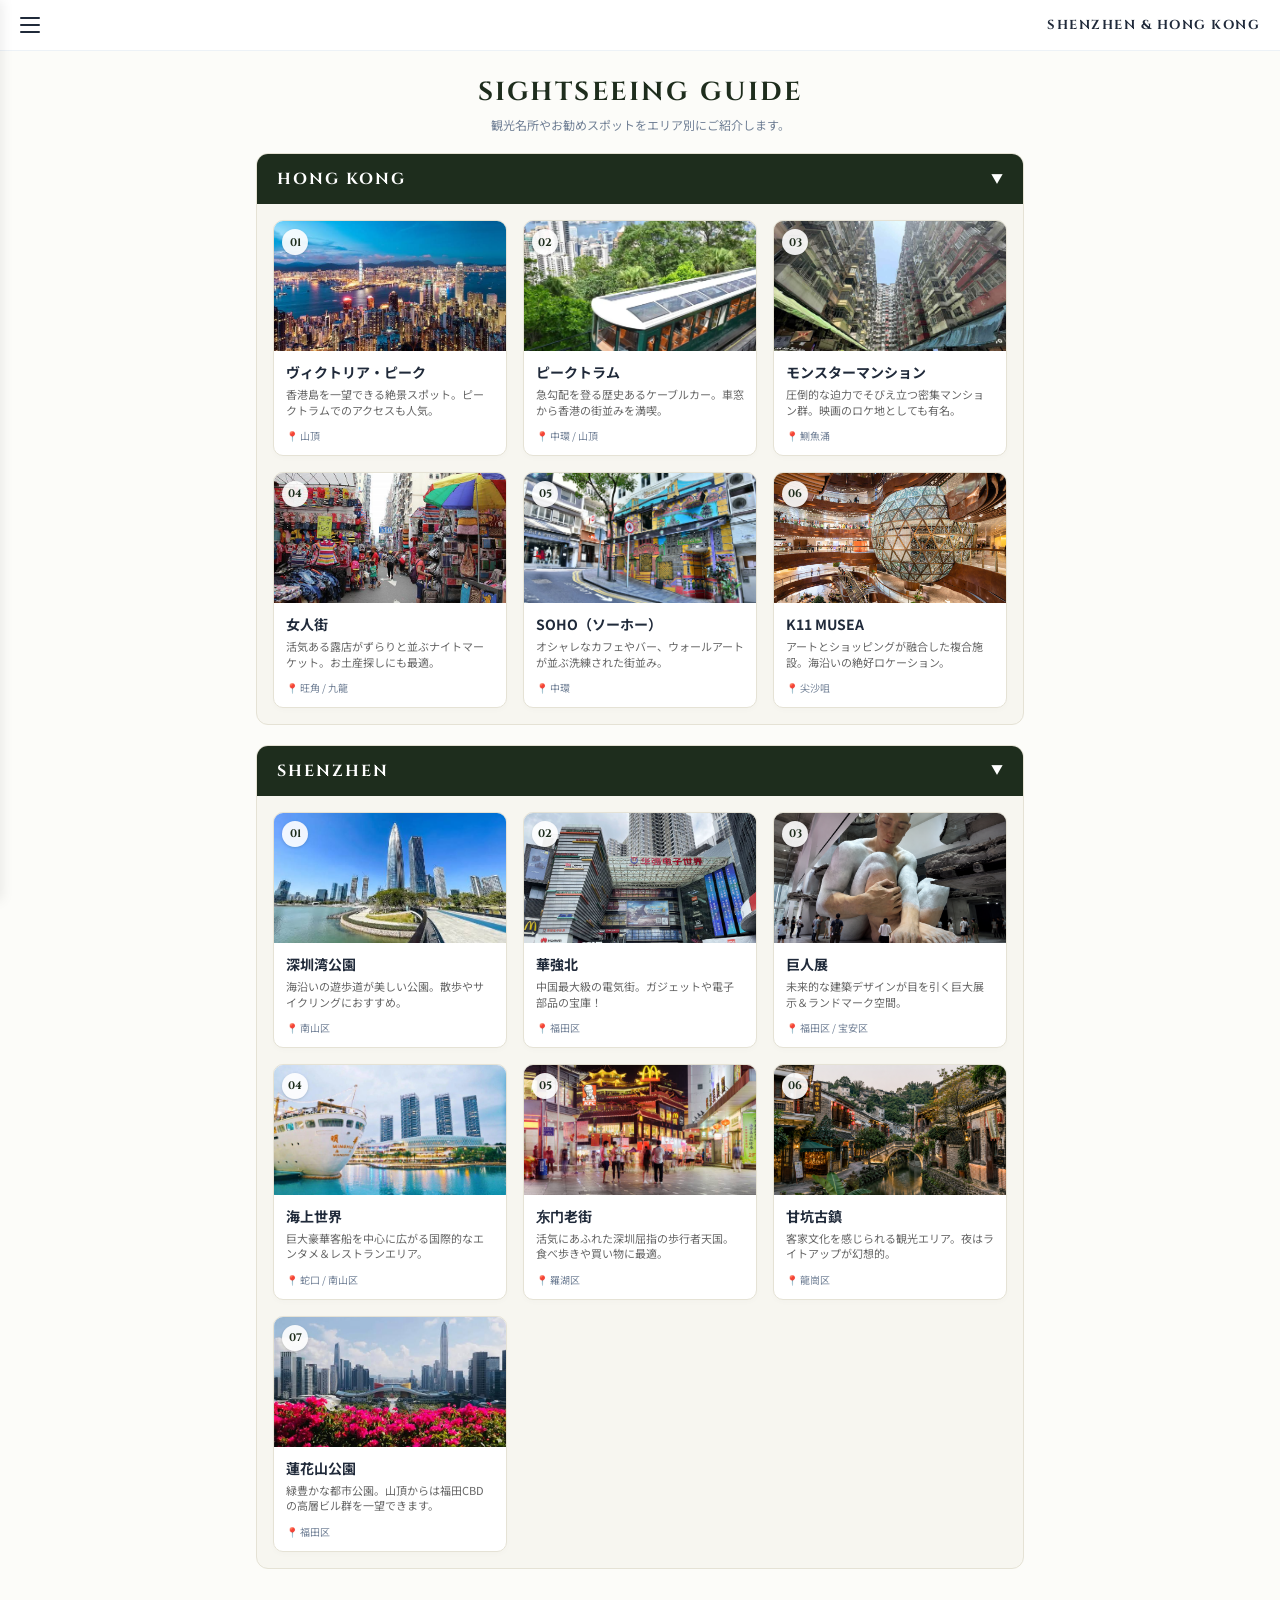
<file: landmark.html>
<!DOCTYPE html>
<html lang="ja">
<head>
  <meta charset="UTF-8">
  <meta name="viewport" content="width=device-width, initial-scale=1.0">
  <title>LANDMARK - Shenzhen & Hong Kong</title>

  <!-- フォント読み込み -->
  <link rel="preconnect" href="https://fonts.googleapis.com">
  <link rel="preconnect" href="https://fonts.gstatic.com" crossorigin>
  <link href="https://fonts.googleapis.com/css2?family=Cinzel:wght@600;700&family=Noto+Sans+JP:wght@400;500;700&display=swap" rel="stylesheet">

  <style>
    * {
      box-sizing: border-box;
      margin: 0;
      padding: 0;
    }

    body {
      background-color: #fcfcf9;
      color: #202A3A;
      font-family: 'Noto Sans JP', sans-serif;
      min-height: 100vh;
      padding-bottom: 60px;
      -webkit-font-smoothing: antialiased;
    }

    /* ナビゲーションバー */
    .navbar {
      display: flex;
      align-items: center;
      justify-content: space-between;
      padding: 16px 20px;
      background-color: #ffffff;
      border-bottom: 1px solid #edf2f7;
      position: sticky;
      top: 0;
      z-index: 100;
    }

    .menu-icon {
      cursor: pointer;
      display: flex;
      flex-direction: column;
      gap: 5px;
    }

    .bar {
      width: 20px;
      height: 2px;
      background-color: #202A3A;
      border-radius: 2px;
    }

    .site-title {
      font-family: 'Cinzel', serif;
      font-weight: 700;
      font-size: 13px;
      letter-spacing: 1.5px;
      color: #202A3A;
    }

    /* ドロワーメニュー */
    .drawer-menu {
      position: fixed;
      top: 0;
      left: -260px;
      width: 260px;
      height: 100%;
      background-color: #ffffff;
      z-index: 300;
      transition: left 0.3s ease;
      padding: 24px;
      box-shadow: 2px 0 12px rgba(0,0,0,0.08);
    }

    .drawer-menu.active { left: 0; }

    .close-btn {
      font-size: 20px;
      cursor: pointer;
      text-align: right;
      margin-bottom: 20px;
      color: #718096;
    }

    .drawer-menu ul { list-style: none; }
    .drawer-menu li { margin-bottom: 16px; }
    .drawer-menu a {
      text-decoration: none;
      color: #202A3A;
      font-family: 'Cinzel', serif;
      font-weight: 700;
      font-size: 13px;
      letter-spacing: 1px;
    }
    .drawer-menu .divider {
      height: 1px;
      background-color: #edf2f7;
      margin: 16px 0;
    }

    .overlay {
      position: fixed;
      top: 0; left: 0;
      width: 100%; height: 100%;
      background: rgba(0, 0, 0, 0.3);
      z-index: 200;
      display: none;
    }
    .overlay.active { display: block; }

    /* メインレイアウト */
    .page-container {
      max-width: 800px;
      margin: 0 auto;
      padding: 24px 16px;
    }

    /* ページタイトル */
    .header-section {
      text-align: center;
      margin-bottom: 20px;
    }

    .page-title {
      font-family: 'Cinzel', serif;
      font-size: 26px;
      font-weight: 700;
      color: #1e2d1d;
      letter-spacing: 2.5px;
    }

    .page-sub {
      font-size: 12px;
      color: #718096;
      margin-top: 6px;
    }

    /* アコーディオンセクション */
    .accordion-section {
      margin-bottom: 20px;
      background: #f7f6f0;
      border-radius: 12px;
      border: 1px solid #e5e2d5;
      overflow: hidden;
    }

    /* アコーディオンヘッダー */
    .accordion-header {
      background: #1e2d1d;
      color: #ffffff;
      padding: 14px 20px;
      display: flex;
      justify-content: space-between;
      align-items: center;
      cursor: pointer;
      user-select: none;
    }

    .accordion-header h2 {
      font-family: 'Cinzel', serif;
      font-size: 16px;
      font-weight: 700;
      letter-spacing: 2px;
    }

    .accordion-icon {
      font-size: 12px;
      transition: transform 0.3s ease;
    }

    .accordion-section.active .accordion-icon {
      transform: rotate(180deg);
    }

    /* アコーディオンコンテンツ */
    .accordion-content {
      display: none;
      padding: 16px;
    }

    .accordion-section.active .accordion-content {
      display: block;
    }

    /* カードグリッド */
    .grid-container {
      display: grid;
      grid-template-columns: repeat(auto-fill, minmax(220px, 1fr));
      gap: 16px;
    }

    /* スポットカード */
    .spot-card {
      background: #ffffff;
      border: 1px solid #e5e2d5;
      border-radius: 10px;
      overflow: hidden;
      box-shadow: 0 2px 6px rgba(0,0,0,0.02);
      display: flex;
      flex-direction: column;
      scroll-margin-top: 80px; /* 固定ヘッダー対策のズレ補正 */
    }

    /* 画像エリアと番号バッジ */
    .card-image-box {
      position: relative;
      width: 100%;
      height: 130px;
      background-color: #eeeeee;
    }

    .card-image-box img {
      width: 100%;
      height: 100%;
      object-fit: cover;
      display: block;
    }

    .badge-num {
      position: absolute;
      top: 8px;
      left: 8px;
      width: 26px;
      height: 26px;
      background: rgba(255, 255, 255, 0.9);
      border-radius: 50%;
      display: flex;
      align-items: center;
      justify-content: center;
      font-family: 'Cinzel', serif;
      font-size: 11px;
      font-weight: 700;
      color: #1e2d1d;
      box-shadow: 0 1px 3px rgba(0,0,0,0.15);
    }

    /* カード本文 */
    .card-body {
      padding: 12px;
      display: flex;
      flex-direction: column;
      flex-grow: 1;
    }

    .spot-title {
      font-size: 14px;
      font-weight: 700;
      color: #202A3A;
      margin-bottom: 6px;
      line-height: 1.3;
    }

    .spot-desc {
      font-size: 11px;
      color: #666666;
      line-height: 1.4;
      margin-bottom: 10px;
      flex-grow: 1;
    }

    .spot-location {
      font-size: 10px;
      color: #718096;
      display: flex;
      align-items: center;
      gap: 3px;
    }

    /* フッター注記 */
    .bottom-hint {
      text-align: center;
      font-size: 11px;
      color: #718096;
      margin-top: 16px;
      display: flex;
      align-items: center;
      justify-content: center;
      gap: 4px;
    }
  </style>
</head>
<body>

  <!-- ナビゲーションバー -->
  <header class="navbar">
    <div class="menu-icon" onclick="toggleMenu()">
      <span class="bar"></span>
      <span class="bar"></span>
      <span class="bar"></span>
    </div>
    <div class="site-title"><a href="index.html" style="text-decoration:none; color:inherit;">SHENZHEN & HONG KONG</a></div>
  </header>

  <!-- ドロワーメニュー -->
  <nav class="drawer-menu" id="drawerMenu">
    <div class="close-btn" onclick="toggleMenu()">✕</div>
    <ul>
      <li><a href="index.html">HOME</a></li>
      <li><a href="day1.html">DAY 1</a></li>
      <li><a href="day2.html">DAY 2</a></li>
      <li><a href="day3.html">DAY 3</a></li>
      <li class="divider"></li>
      <li><a href="todo.html">todo</a></li>
      <li><a href="expenses.html">expenses</a></li>
      <li><a href="traffic.html">traffic</a></li>
      <li><a href="foods.html">foods</a></li>
      <li><a href="landmark.html">landmark</a></li>
    </ul>
  </nav>

  <div class="overlay" id="overlay" onclick="toggleMenu()"></div>

  <!-- メインコンテンツ -->
  <main class="page-container">

    <div class="header-section">
      <h1 class="page-title">SIGHTSEEING GUIDE</h1>
      <p class="page-sub">観光名所やお勧めスポットをエリア別にご紹介します。</p>
    </div>

    <!-- 香港エリア -->
    <div class="accordion-section active">
      <div class="accordion-header" onclick="toggleAccordion(this)">
        <h2>HONG KONG</h2>
        <span class="accordion-icon">▲</span>
      </div>
      <div class="accordion-content">
        <div class="grid-container">

          <!-- 01 ヴィクトリア・ピーク -->
          <div class="spot-card" id="victoria-peak">
            <div class="card-image-box">
              <span class="badge-num">01</span>
              <img src="IMG_3214.jpeg" alt="ヴィクトリア・ピーク">
            </div>
            <div class="card-body">
              <div class="spot-title">ヴィクトリア・ピーク</div>
              <div class="spot-desc">香港島を一望できる絶景スポット。ピークトラムでのアクセスも人気。</div>
              <div class="spot-location">📍 山頂</div>
            </div>
          </div>

          <!-- 02 ピークトラム -->
          <div class="spot-card" id="peak-tram">
            <div class="card-image-box">
              <span class="badge-num">02</span>
              <img src="IMG_4008.webp" alt="ピークトラム">
            </div>
            <div class="card-body">
              <div class="spot-title">ピークトラム</div>
              <div class="spot-desc">急勾配を登る歴史あるケーブルカー。車窓から香港の街並みを満喫。</div>
              <div class="spot-location">📍 中環 / 山頂</div>
            </div>
          </div>

          <!-- 03 モンスターマンション -->
          <div class="spot-card" id="monster-mansion">
            <div class="card-image-box">
              <span class="badge-num">03</span>
              <img src="IMG_4007.jpeg" alt="モンスターマンション">
            </div>
            <div class="card-body">
              <div class="spot-title">モンスターマンション</div>
              <div class="spot-desc">圧倒的な迫力でそびえ立つ密集マンション群。映画のロケ地としても有名。</div>
              <div class="spot-location">📍 鰂魚涌</div>
            </div>
          </div>

          <!-- 04 女人街 -->
          <div class="spot-card" id="temple-street">
            <div class="card-image-box">
              <span class="badge-num">04</span>
              <img src="IMG_4073.jpeg" alt="女人街">
            </div>
            <div class="card-body">
              <div class="spot-title">女人街</div>
              <div class="spot-desc">活気ある露店がずらりと並ぶナイトマーケット。お土産探しにも最適。</div>
              <div class="spot-location">📍 旺角 / 九龍</div>
            </div>
          </div>

          <!-- 05 SOHO -->
          <div class="spot-card" id="soho">
            <div class="card-image-box">
              <span class="badge-num">05</span>
              <img src="IMG_3215.jpeg" alt="SOHO">
            </div>
            <div class="card-body">
              <div class="spot-title">SOHO（ソーホー）</div>
              <div class="spot-desc">オシャレなカフェやバー、ウォールアートが並ぶ洗練された街並み。</div>
              <div class="spot-location">📍 中環</div>
            </div>
          </div>

          <!-- 06 K11 -->
          <div class="spot-card" id="k11">
            <div class="card-image-box">
              <span class="badge-num">06</span>
              <img src="IMG_3238.jpeg" alt="K11">
            </div>
            <div class="card-body">
              <div class="spot-title">K11 MUSEA</div>
              <div class="spot-desc">アートとショッピングが融合した複合施設。海沿いの絶好ロケーション。</div>
              <div class="spot-location">📍 尖沙咀</div>
            </div>
          </div>

        </div>
      </div>
    </div>

    <!-- 深圳エリア -->
    <div class="accordion-section active">
      <div class="accordion-header" onclick="toggleAccordion(this)">
        <h2>SHENZHEN</h2>
        <span class="accordion-icon">▲</span>
      </div>
      <div class="accordion-content">
        <div class="grid-container">

          <!-- 01 深圳湾公園 -->
          <div class="spot-card" id="shenzhen-bay">
            <div class="card-image-box">
              <span class="badge-num">01</span>
              <img src="IMG_3217.jpeg" alt="深圳湾公園">
            </div>
            <div class="card-body">
              <div class="spot-title">深圳湾公園</div>
              <div class="spot-desc">海沿いの遊歩道が美しい公園。散歩やサイクリングにおすすめ。</div>
              <div class="spot-location">📍 南山区</div>
            </div>
          </div>

          <!-- 02 華強北 -->
          <div class="spot-card" id="huaqiangbei">
            <div class="card-image-box">
              <span class="badge-num">02</span>
              <img src="IMG_3235.jpeg" alt="華強北">
            </div>
            <div class="card-body">
              <div class="spot-title">華強北</div>
              <div class="spot-desc">中国最大級の電気街。ガジェットや電子部品の宝庫！</div>
              <div class="spot-location">📍 福田区</div>
            </div>
          </div>

          <!-- 03 巨人展 -->
          <div class="spot-card" id="kyojinten">
            <div class="card-image-box">
              <span class="badge-num">03</span>
              <img src="F0FFC33E-225D-4E06-BCE6-C41816B133D5.png" alt="巨人展">
            </div>
            <div class="card-body">
              <div class="spot-title">巨人展</div>
              <div class="spot-desc">未来的な建築デザインが目を引く巨大展示＆ランドマーク空間。</div>
              <div class="spot-location">📍 福田区 / 宝安区</div>
            </div>
          </div>

          <!-- 04 海上世界 -->
          <div class="spot-card" id="sea-world">
            <div class="card-image-box">
              <span class="badge-num">04</span>
              <img src="IMG_3219.jpeg" alt="海上世界">
            </div>
            <div class="card-body">
              <div class="spot-title">海上世界</div>
              <div class="spot-desc">巨大豪華客船を中心に広がる国際的なエンタメ＆レストランエリア。</div>
              <div class="spot-location">📍 蛇口 / 南山区</div>
            </div>
          </div>

          <!-- 05 东门老街 -->
          <div class="spot-card" id="dongmen">
            <div class="card-image-box">
              <span class="badge-num">05</span>
              <img src="IMG_3220.jpeg" alt="东门老街">
            </div>
            <div class="card-body">
              <div class="spot-title">东门老街</div>
              <div class="spot-desc">活気にあふれた深圳屈指の歩行者天国。食べ歩きや買い物に最適。</div>
              <div class="spot-location">📍 羅湖区</div>
            </div>
          </div>

          <!-- 06 甘坑古鎮 -->
          <div class="spot-card" id="gankeng">
            <div class="card-image-box">
              <span class="badge-num">06</span>
              <img src="EF27F623-36E9-49B6-8221-C2A75B550FC7.png" alt="甘坑古鎮">
            </div>
            <div class="card-body">
              <div class="spot-title">甘坑古鎮</div>
              <div class="spot-desc">客家文化を感じられる観光エリア。夜はライトアップが幻想的。</div>
              <div class="spot-location">📍 龍崗区</div>
            </div>
          </div>

          <!-- 07 蓮花山公園 -->
          <div class="spot-card" id="lianhuashan">
            <div class="card-image-box">
              <span class="badge-num">07</span>
              <img src="IMG_3237.jpeg" alt="蓮花山公園">
            </div>
            <div class="card-body">
              <div class="spot-title">蓮花山公園</div>
              <div class="spot-desc">緑豊かな都市公園。山頂からは福田CBDの高層ビル群を一望できます。</div>
              <div class="spot-location">📍 福田区</div>
            </div>
          </div>

        </div>
      </div>
    </div>

    </div>

  </main>

  <script>
    /* ドロワーメニュー制御 */
    function toggleMenu() {
      document.getElementById('drawerMenu').classList.toggle('active');
      document.getElementById('overlay').classList.toggle('active');
    }

    /* アコーディオン開閉制御 */
    function toggleAccordion(headerElement) {
      const section = headerElement.parentElement;
      section.classList.toggle('active');
      
      const icon = headerElement.querySelector('.accordion-icon');
      if (section.classList.contains('active')) {
        icon.innerText = '▲';
      } else {
        icon.innerText = '▼';
      }
    }

    /* ハッシュ（#〇〇）指定で遷移してきた場合の自動スクロール＆展開処理 */
    window.addEventListener('DOMContentLoaded', () => {
      const hash = window.location.hash;
      if (hash) {
        const targetElement = document.querySelector(hash);
        if (targetElement) {
          // 親のアコーディオンを開く
          const accordionSection = targetElement.closest('.accordion-section');
          if (accordionSection && !accordionSection.classList.contains('active')) {
            accordionSection.classList.add('active');
            const icon = accordionSection.querySelector('.accordion-icon');
            if (icon) icon.innerText = '▲';
          }
          // 少し遅延を入れて指定要素へスムーススクロール
          setTimeout(() => {
            targetElement.scrollIntoView({ behavior: 'smooth', block: 'start' });
          }, 100);
        }
      }
    });
  </script>
</body>
</html>
</file>
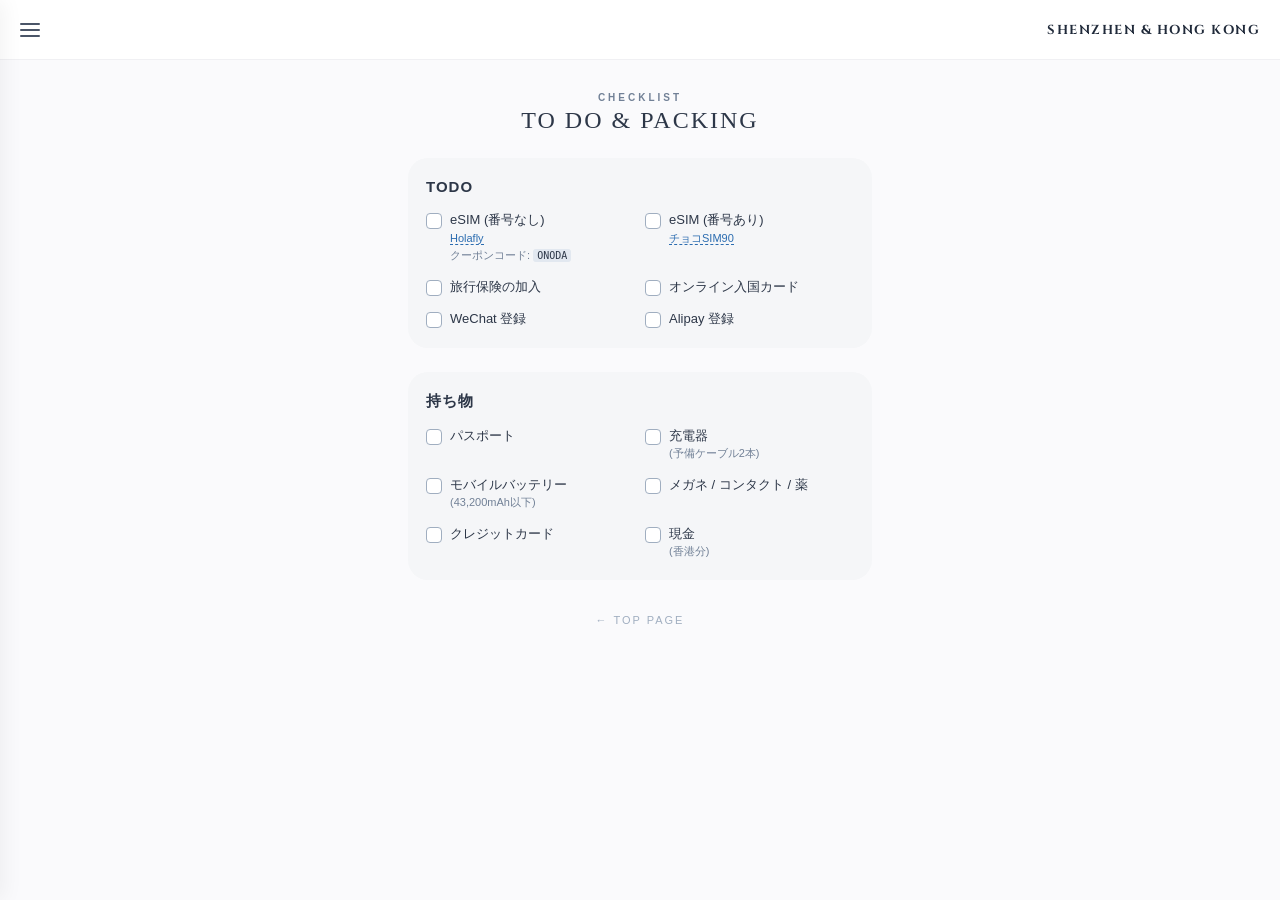
<file: todo.html>
<!DOCTYPE html>
<html lang="ja">
<head>
  <meta charset="UTF-8">
  <meta name="viewport" content="width=device-width, initial-scale=1.0">
  <title>TODO & PACKING - Shenzhen & Hong Kong</title>
  
  <link rel="preconnect" href="https://fonts.googleapis.com">
  <link rel="preconnect" href="https://fonts.gstatic.com" crossorigin>
  <link href="https://fonts.googleapis.com/css2?family=Cinzel:wght@400;500;700&family=Montserrat:wght@500;600;700;800&family=Noto+Sans+JP:wght@400;500;700&display=swap" rel="stylesheet">
  
  <link rel="stylesheet" href="style.css">
  <style>
    /* navbar 内の要素を左右に振り分け、タイトルを右寄せにする指定 */
    .navbar {
      display: flex;
      align-items: center;
      justify-content: space-between;
    }
    
    /* 右寄せタイトル (Day1と完全同一の 1.5px に指定) */
    .site-title {
      margin-left: auto;
      text-align: right;
    }

    .site-title a {
      font-family: 'Cinzel', serif;
      font-weight: 700;
      font-size: 13px;
      letter-spacing: 1.5px;
      color: #202A3A;
      text-decoration: none;
    }

    /* ハンバーガーメニュー内リンク (Day1と完全同一の 1px に指定) */
    .drawer-menu a {
      text-decoration: none;
      color: #202A3A;
      font-family: 'Cinzel', serif;
      font-weight: 700;
      font-size: 13px;
      letter-spacing: 1px;
    }
  </style>
</head>
<body>

  <header class="navbar">
    <div class="menu-icon" onclick="toggleMenu()">
      <span class="bar"></span>
      <span class="bar"></span>
      <span class="bar"></span>
    </div>
    <div class="site-title"><a href="index.html">SHENZHEN & HONG KONG</a></div>
  </header>

  <nav class="drawer-menu" id="drawerMenu">
    <div class="close-btn" onclick="toggleMenu()">✕</div>
    <ul>
      <li><a href="index.html">HOME</a></li>
      <li><a href="day1.html">DAY 1</a></li>
      <li><a href="day2.html">DAY 2</a></li>
      <li><a href="day3.html">DAY 3</a></li>
      <li class="divider"></li>
      <li><a href="todo.html">todo</a></li>
      <li><a href="expenses.html">expenses</a></li>
      <li><a href="traffic.html">traffic</a></li>
      <li><a href="foods.html">foods</a></li>
    </ul>
  </nav>

  <div class="overlay" id="overlay" onclick="toggleMenu()"></div>

  <main class="page-container">
    
    <div class="schedule-header">
      <p class="schedule-sub">CHECKLIST</p>
      <h1 class="schedule-title">TO DO & PACKING</h1>
    </div>

    <div class="checklist-card">
      <h2 class="checklist-title">TODO</h2>
      <div class="checklist-grid">

        <label class="check-item">
          <input type="checkbox">
          <span class="box"></span>
          <span class="label-text">
            eSIM (番号なし)<br>
            <small>
              <a href="https://esim.holafly.com/ja/" target="_blank">Holafly</a><br>
              クーポンコード: <code>ONODA</code>
            </small>
          </span>
        </label>

        <label class="check-item">
          <input type="checkbox">
          <span class="box"></span>
          <span class="label-text">
            eSIM (番号あり)<br>
            <small><a href="https://www.cuniq.jp/detail-info?type=0" target="_blank">チョコSIM90</a></small>
          </span>
        </label>

        <label class="check-item">
          <input type="checkbox">
          <span class="box"></span>
          <span class="label-text">旅行保険の加入</span>
        </label>

        <label class="check-item">
          <input type="checkbox">
          <span class="box"></span>
          <span class="label-text">オンライン入国カード</span>
        </label>

        <label class="check-item">
          <input type="checkbox">
          <span class="box"></span>
          <span class="label-text">WeChat 登録</span>
        </label>

        <label class="check-item">
          <input type="checkbox">
          <span class="box"></span>
          <span class="label-text">Alipay 登録</span>
        </label>

      </div>
    </div>

    <div class="checklist-card">
      <h2 class="checklist-title">持ち物</h2>
      <div class="checklist-grid">

        <label class="check-item">
          <input type="checkbox">
          <span class="box"></span>
          <span class="label-text">パスポート</span>
        </label>

        <label class="check-item">
          <input type="checkbox">
          <span class="box"></span>
          <span class="label-text">充電器<br><small>(予備ケーブル2本)</small></span>
        </label>

        <label class="check-item">
          <input type="checkbox">
          <span class="box"></span>
          <span class="label-text">モバイルバッテリー<br><small>(43,200mAh以下)</small></span>
        </label>

        <label class="check-item">
          <input type="checkbox">
          <span class="box"></span>
          <span class="label-text">メガネ / コンタクト / 薬</span>
        </label>

        <label class="check-item">
          <input type="checkbox">
          <span class="box"></span>
          <span class="label-text">クレジットカード</span>
        </label>

        <label class="check-item">
          <input type="checkbox">
          <span class="box"></span>
          <span class="label-text">現金<br><small>(香港分)</small></span>
        </label>

      </div>
    </div>

    <div class="back-link">
      <a href="index.html">← TOP PAGE</a>
    </div>

  </main>

  <script>
    function toggleMenu() {
      document.getElementById('drawerMenu').classList.toggle('active');
      document.getElementById('overlay').classList.toggle('active');
    }
  </script>
</body>
</html>
</file>
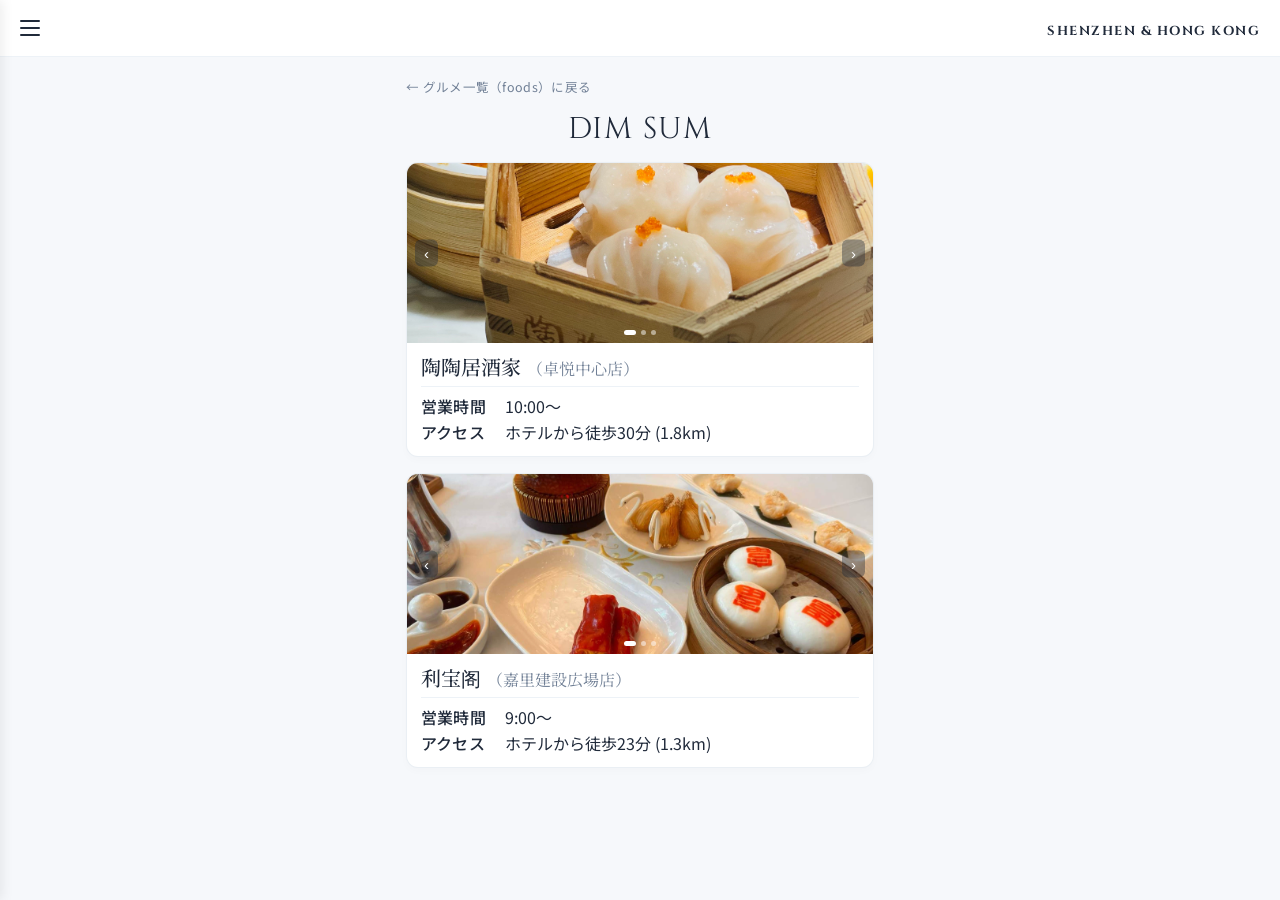
<file: yumcha.html>
<!DOCTYPE html>
<html lang="ja">
<head>
  <meta charset="UTF-8">
  <meta name="viewport" content="width=device-width, initial-scale=1.0">
  <title>DIM SUM - Shenzhen & Hong Kong</title>

  <link rel="preconnect" href="https://fonts.googleapis.com">
  <link rel="preconnect" href="https://fonts.gstatic.com" crossorigin>
  <link href="https://fonts.googleapis.com/css2?family=Cinzel:wght@400;500;700&family=Montserrat:wght@500;600;700;800&family=Noto+Sans+JP:wght@300;400;500;600&family=Noto+Serif+JP:wght@400;500&display=swap" rel="stylesheet">

  <style>
    * {
      box-sizing: border-box;
      margin: 0;
      padding: 0;
    }

    body {
      background-color: #f6f8fb;
      color: #202A3A;
      font-family: 'Noto Sans JP', sans-serif;
      font-weight: 300;
      min-height: 100vh;
      padding-bottom: 60px;
      -webkit-font-smoothing: antialiased;
    }

    /* ナビゲーションバー */
    .navbar {
      display: flex;
      align-items: center;
      justify-content: space-between;
      padding: 16px 20px;
      background-color: #ffffff;
      border-bottom: 1px solid #edf2f7;
      position: sticky;
      top: 0;
      z-index: 100;
    }

    .menu-icon {
      cursor: pointer;
      display: flex;
      flex-direction: column;
      gap: 5px;
    }

    .bar {
      width: 20px;
      height: 2px;
      background-color: #202A3A;
      border-radius: 2px;
    }

    /* 右寄せタイトル (Day1と完全同一の1.5px指定) */
    .site-title {
      margin-left: auto;
      text-align: right;
    }

    .site-title a {
      font-family: 'Cinzel', serif;
      font-weight: 700;
      font-size: 13px;
      letter-spacing: 1.5px;
      color: #202A3A;
      text-decoration: none;
    }

    /* ドロワーメニュー */
    .drawer-menu {
      position: fixed;
      top: 0;
      left: -260px;
      width: 260px;
      height: 100%;
      background-color: #ffffff;
      z-index: 300;
      transition: left 0.3s ease;
      padding: 24px;
      box-shadow: 2px 0 12px rgba(0,0,0,0.08);
    }

    .drawer-menu.active { left: 0; }

    .close-btn {
      font-size: 20px;
      cursor: pointer;
      text-align: right;
      margin-bottom: 20px;
      color: #718096;
    }

    .drawer-menu ul { list-style: none; }
    .drawer-menu li { margin-bottom: 16px; }
    
    /* メニュー項目 (Day1と完全同一の1px指定) */
    .drawer-menu a {
      text-decoration: none;
      color: #202A3A;
      font-family: 'Cinzel', serif;
      font-weight: 700;
      font-size: 13px;
      letter-spacing: 1px;
    }

    .drawer-menu .divider {
      height: 1px;
      background-color: #edf2f7;
      margin: 16px 0;
    }

    .overlay {
      position: fixed;
      top: 0; left: 0;
      width: 100%; height: 100%;
      background: rgba(0, 0, 0, 0.3);
      z-index: 200;
      display: none;
    }
    .overlay.active { display: block; }

    /* メインレイアウト */
    .page-container {
      max-width: 500px;
      margin: 0 auto;
      padding: 16px 16px 40px;
    }

    /* 戻るボタン */
    .back-link {
      display: inline-block;
      font-size: 12.5px;
      color: #718096;
      text-decoration: none;
      font-weight: 400;
      letter-spacing: 0.3px;
    }

    .header-section {
      text-align: center;
      margin-top: 16px; 
      margin-bottom: 16px;
    }

    /* DIM SUM */
    .page-title {
      font-family: 'Cinzel', serif;
      font-size: 30px;
      font-weight: 400;
      color: #202A3A;
      letter-spacing: 0.05em;
      line-height: 1.1;
    }

    /* 店舗カードコンテナ */
    .shop-list {
      display: flex;
      flex-direction: column;
      gap: 16px;
    }

    /* 店舗ごとのカード */
    .shop-card {
      background: #ffffff;
      border: 1px solid rgba(226, 232, 240, 0.7);
      border-radius: 12px;
      overflow: hidden;
      box-shadow: 0 3px 8px rgba(0,0,0,0.02);
    }

    /* スライドショーコンテナ */
    .slider-container {
      position: relative;
      width: 100%;
      height: 180px; 
      overflow: hidden;
      background-color: #f0f4f8;
    }

    .slider-wrapper {
      position: relative;
      width: 100%;
      height: 100%;
    }

    .slide {
      position: absolute;
      top: 0;
      left: 0;
      width: 100%;
      height: 100%;
      object-fit: cover;
      opacity: 0;
      transition: opacity 0.3s ease-in-out;
    }

    .slide.active {
      opacity: 1;
    }

    /* 矢印ボタン */
    .prev-btn, .next-btn {
      position: absolute;
      top: 50%;
      transform: translateY(-50%);
      background: rgba(32, 42, 58, 0.4);
      color: #ffffff;
      border: none;
      font-size: 15px;
      padding: 5px 9px;
      cursor: pointer;
      border-radius: 6px;
      z-index: 10;
      user-select: none;
      transition: background 0.2s;
    }

    .prev-btn { left: 8px; }
    .next-btn { right: 8px; }

    .prev-btn:hover, .next-btn:hover {
      background: rgba(32, 42, 58, 0.7);
    }

    /* ドットナビゲーション */
    .dots-container {
      position: absolute;
      bottom: 8px;
      left: 50%;
      transform: translateX(-50%);
      display: flex;
      gap: 5px;
      z-index: 10;
    }

    .dot {
      width: 5px;
      height: 5px;
      background: rgba(255, 255, 255, 0.5);
      border-radius: 50%;
      cursor: pointer;
      transition: all 0.3s ease;
    }

    .dot.active {
      background: #ffffff;
      width: 12px;
      border-radius: 4px;
    }

    /* カード本体コンテンツ */
    .card-body {
      padding: 12px 14px;
    }

    /* 店名と支店名の横並びヘッダー */
    .shop-header {
      display: flex;
      align-items: baseline;
      gap: 6px;
      flex-wrap: wrap;
      margin-bottom: 8px;
      border-bottom: 1px solid #edf2f7;
      padding-bottom: 6px;
    }

    /* 店名 */
    .shop-name {
      font-family: 'Noto Serif JP', serif;
      font-size: 20px;
      font-weight: 500;
      color: #202A3A;
      line-height: 1.2;
    }

    /* 店舗支店名 */
    .branch-name {
      font-family: 'Noto Serif JP', serif;
      font-size: 16px;
      color: #718096;
      font-weight: 400;
    }

    /* 店舗詳細情報リスト */
    .shop-info-list {
      display: flex;
      flex-direction: column;
      gap: 4px;
      line-height: 1.4;
    }

    .info-item {
      display: flex;
      gap: 8px;
      align-items: flex-start;
    }

    .info-label {
      font-family: 'Noto Sans JP', sans-serif;
      font-size: 16px;
      font-weight: 500;
      color: #202A3A;
      min-width: 76px;
      letter-spacing: 0.2px;
    }

    .info-value {
      font-family: 'Noto Sans JP', sans-serif;
      font-size: 16px;
      font-weight: 400;
      color: #202A3A;
    }
  </style>
</head>
<body>

  <header class="navbar">
    <div class="menu-icon" onclick="toggleMenu()">
      <span class="bar"></span>
      <span class="bar"></span>
      <span class="bar"></span>
    </div>
    <div class="site-title"><a href="index.html">SHENZHEN & HONG KONG</a></div>
  </header>

  <nav class="drawer-menu" id="drawerMenu">
    <div class="close-btn" onclick="toggleMenu()">✕</div>
    <ul>
      <li><a href="index.html">HOME</a></li>
      <li><a href="day1.html">DAY 1</a></li>
      <li><a href="day2.html">DAY 2</a></li>
      <li><a href="day3.html">DAY 3</a></li>
      <li class="divider"></li>
      <li><a href="todo.html">todo</a></li>
      <li><a href="expenses.html">expenses</a></li>
      <li><a href="traffic.html">traffic</a></li>
      <li><a href="foods.html">foods</a></li>
    </ul>
  </nav>

  <div class="overlay" id="overlay" onclick="toggleMenu()"></div>

  <main class="page-container">
    <a href="foods.html" class="back-link">← グルメ一覧（foods）に戻る</a>

    <div class="header-section">
      <h1 class="page-title">DIM SUM</h1>
    </div>

    <div class="shop-list">

      <div class="shop-card">
        <div class="slider-container" id="slider1">
          <div class="slider-wrapper">
            <img src="IMG_3123.jpeg" alt="陶陶居 1" class="slide active">
            <img src="IMG_3121.jpeg" alt="陶陶居 2" class="slide">
            <img src="IMG_3124.jpeg" alt="陶陶居 3" class="slide">
          </div>
          <button class="prev-btn" onclick="moveSlide('slider1', -1)">‹</button>
          <button class="next-btn" onclick="moveSlide('slider1', 1)">›</button>
          <div class="dots-container">
            <span class="dot active" onclick="setSlide('slider1', 0)"></span>
            <span class="dot" onclick="setSlide('slider1', 1)"></span>
            <span class="dot" onclick="setSlide('slider1', 2)"></span>
          </div>
        </div>
        <div class="card-body">
          <div class="shop-header">
            <span class="shop-name">陶陶居酒家</span>
            <span class="branch-name">（卓悦中心店）</span>
          </div>
          <div class="shop-info-list">
            <div class="info-item">
              <span class="info-label">営業時間</span>
              <span class="info-value">10:00〜</span>
            </div>
            <div class="info-item">
              <span class="info-label">アクセス</span>
              <span class="info-value">ホテルから徒歩30分 (1.8km)</span>
            </div>
          </div>
        </div>
      </div>

      <div class="shop-card">
        <div class="slider-container" id="slider2">
          <div class="slider-wrapper">
            <img src="IMG_3126.jpeg" alt="利宝阁 1" class="slide active">
            <img src="IMG_3125.jpeg" alt="利宝阁 2" class="slide">
            <img src="IMG_3127.jpeg" alt="利宝阁 3" class="slide">
          </div>
          <button class="prev-btn" onclick="moveSlide('slider2', -1)">‹</button>
          <button class="next-btn" onclick="moveSlide('slider2', 1)">›</button>
          <div class="dots-container">
            <span class="dot active" onclick="setSlide('slider2', 0)"></span>
            <span class="dot" onclick="setSlide('slider2', 1)"></span>
            <span class="dot" onclick="setSlide('slider2', 2)"></span>
          </div>
        </div>
        <div class="card-body">
          <div class="shop-header">
            <span class="shop-name">利宝阁</span>
            <span class="branch-name">（嘉里建設広場店）</span>
          </div>
          <div class="shop-info-list">
            <div class="info-item">
              <span class="info-label">営業時間</span>
              <span class="info-value">9:00〜</span>
            </div>
            <div class="info-item">
              <span class="info-label">アクセス</span>
              <span class="info-value">ホテルから徒歩23分 (1.3km)</span>
            </div>
          </div>
        </div>
      </div>

    </div>
  </main>

  <script>
    function toggleMenu() {
      document.getElementById('drawerMenu').classList.toggle('active');
      document.getElementById('overlay').classList.toggle('active');
    }

    const slideIndexes = {
      slider1: 0,
      slider2: 0
    };

    function showSlide(sliderId, index) {
      const slider = document.getElementById(sliderId);
      const slides = slider.querySelectorAll('.slide');
      const dots = slider.querySelectorAll('.dot');
      
      if (index >= slides.length) slideIndexes[sliderId] = 0;
      else if (index < 0) slideIndexes[sliderId] = slides.length - 1;
      else slideIndexes[sliderId] = index;

      const currentIndex = slideIndexes[sliderId];

      slides.forEach((slide, i) => {
        slide.classList.toggle('active', i === currentIndex);
      });

      dots.forEach((dot, i) => {
        dot.classList.toggle('active', i === currentIndex);
      });
    }

    function moveSlide(sliderId, step) {
      showSlide(sliderId, slideIndexes[sliderId] + step);
    }

    function setSlide(sliderId, index) {
      showSlide(sliderId, index);
    }
  </script>
</body>
</html>
</file>
<file: style.css>
* {
  box-sizing: border-box;
  margin: 0;
  padding: 0;
}

body {
  font-family: -apple-system, BlinkMacSystemFont, "Segoe UI", Roboto, "Helvetica Neue", Arial, sans-serif;
  background-color: #fafafc;
  color: #2c3036;
  overflow-x: hidden;
}

/* ナビゲーションバー */
.navbar {
  display: flex;
  align-items: center;
  height: 60px;
  padding: 0 20px;
  position: sticky;
  top: 0;
  background-color: #ffffff;
  z-index: 100;
  border-bottom: 1px solid #f0f0f3;
}

.menu-icon {
  display: flex;
  flex-direction: column;
  justify-content: space-between;
  width: 20px;
  height: 14px;
  cursor: pointer;
  margin-right: 18px;
  flex-shrink: 0;
}

.bar {
  height: 2px;
  width: 100%;
  background-color: #4a5568;
  border-radius: 1px;
}

.site-title {
  font-family: "Georgia", serif;
  font-size: 14px;
  font-weight: 500;
  letter-spacing: 2.5px;
  text-transform: uppercase;
  color: #2c3036;
  white-space: nowrap;
  overflow: hidden;
  text-overflow: ellipsis;
}

/* ドロワーメニュー */
.drawer-menu {
  position: fixed;
  top: 0;
  left: -280px;
  width: 280px;
  height: 100%;
  background-color: #ffffff;
  box-shadow: 4px 0 20px rgba(0, 0, 0, 0.05);
  z-index: 300;
  transition: left 0.3s cubic-bezier(0.16, 1, 0.3, 1);
  padding: 70px 32px;
}

.drawer-menu.active {
  left: 0;
}

.close-btn {
  position: absolute;
  top: 22px;
  right: 25px;
  font-size: 18px;
  cursor: pointer;
  color: #a0aec0;
}

.drawer-menu ul {
  list-style: none;
}

.drawer-menu li {
  margin-bottom: 22px;
}

.drawer-menu li.divider {
  height: 1px;
  background-color: #edf2f7;
  margin: 24px 0;
}

.drawer-menu a {
  text-decoration: none;
  font-size: 14px;
  color: #4a5568;
  font-weight: 500;
  text-transform: uppercase;
  letter-spacing: 2px;
  display: block;
}

/* オーバーレイ */
.overlay {
  position: fixed;
  top: 0;
  left: 0;
  width: 100%;
  height: 100%;
  background: rgba(0, 0, 0, 0.25);
  z-index: 200;
  display: none;
  backdrop-filter: blur(2px);
}

.overlay.active {
  display: block;
}

/* トップページ HERO */
.hero-container {
  position: relative;
  width: 100%;
  height: calc(100vh - 60px);
  overflow: hidden;
}

.hero-image {
  width: 100%;
  height: 100%;
  object-fit: cover;
}

.hero-overlay {
  position: absolute;
  bottom: 50px;
  left: 28px;
  right: 28px;
  color: #ffffff;
}

.hero-subtitle {
  font-size: 10px;
  letter-spacing: 3px;
  font-weight: 500;
  margin-bottom: 6px;
  opacity: 0.85;
}

.hero-dates {
  font-family: "Georgia", serif;
  font-size: 26px;
  font-weight: 400;
  letter-spacing: 2px;
  line-height: 1.2;
  margin-bottom: 6px;
}

/* 共通ページレイアウト */
.page-container {
  padding: 32px 18px 60px;
  max-width: 500px;
  margin: 0 auto;
}

.schedule-header {
  text-align: center;
  margin-bottom: 24px;
}

.schedule-sub {
  font-size: 10px;
  letter-spacing: 3px;
  color: #718096;
  font-weight: 600;
  margin-bottom: 4px;
}

.schedule-title {
  font-family: "Georgia", serif;
  font-size: 24px;
  font-weight: 400;
  letter-spacing: 2px;
  color: #2d3748;
}

.schedule-date {
  font-size: 12px;
  letter-spacing: 1.5px;
  color: #a0aec0;
  font-weight: 500;
  margin-top: 4px;
}

/* スケジュールページ（DAY1~3） */
.schedule-list {
  display: flex;
  flex-direction: column;
  gap: 12px;
  margin-bottom: 30px;
}

.schedule-card {
  display: flex;
  align-items: center;
  background-color: #ffffff;
  padding: 14px 20px;
  border-radius: 24px;
  box-shadow: 0 2px 8px rgba(0, 0, 0, 0.02);
  border: 1px solid #f0f0f3;
}

.schedule-card .time {
  font-weight: 600;
  font-size: 12px;
  color: #4a5568;
  min-width: 105px;
  letter-spacing: 0.5px;
  flex-shrink: 0;
}

.schedule-card .text {
  font-size: 13px;
  color: #2d3748;
  font-weight: 400;
  line-height: 1.4;
}

.schedule-card .text a {
  color: #2b6cb0;
  text-decoration: none;
  border-bottom: 1px dashed #2b6cb0;
  font-weight: 500;
}

/* --- TODO / 持ち物 ページデザイン --- */
.checklist-card {
  background-color: #f5f6f8;
  border-radius: 20px;
  padding: 20px 18px;
  margin-bottom: 24px;
}

.checklist-title {
  font-size: 15px;
  font-weight: 600;
  color: #2d3748;
  margin-bottom: 16px;
  letter-spacing: 1px;
}

.checklist-grid {
  display: grid;
  grid-template-columns: 1fr 1fr;
  gap: 14px 10px;
}

.check-item {
  display: flex;
  align-items: flex-start;
  cursor: pointer;
  user-select: none;
}

.check-item input[type="checkbox"] {
  display: none;
}

.check-item .box {
  width: 16px;
  height: 16px;
  border: 1.5px solid #a0aec0;
  border-radius: 4px;
  background-color: #ffffff;
  margin-right: 8px;
  margin-top: 2px;
  flex-shrink: 0;
  position: relative;
  transition: all 0.15s ease;
}

.check-item input[type="checkbox"]:checked + .box {
  background-color: #4a5568;
  border-color: #4a5568;
}

.check-item input[type="checkbox"]:checked + .box::after {
  content: "";
  position: absolute;
  left: 4px;
  top: 1px;
  width: 4px;
  height: 8px;
  border: solid white;
  border-width: 0 2px 2px 0;
  transform: rotate(45deg);
}

.check-item .label-text {
  font-size: 13px;
  color: #2d3748;
  line-height: 1.35;
  font-weight: 500;
}

.check-item input[type="checkbox"]:checked ~ .label-text {
  text-decoration: line-through;
  color: #a0aec0;
}

.check-item .label-text small {
  font-size: 11px;
  color: #718096;
}

.check-item .label-text a {
  color: #2b6cb0;
  text-decoration: none;
  border-bottom: 1px dashed #2b6cb0;
}

.check-item .label-text code {
  background-color: #e2e8f0;
  padding: 1px 4px;
  border-radius: 3px;
  font-size: 10px;
  color: #2d3748;
}

/* --- EXPENSES ページ専用デザイン --- */
.total-expense-card {
  background-color: #ffffff;
  padding: 20px;
  border-radius: 20px;
  text-align: center;
  box-shadow: 0 2px 10px rgba(0, 0, 0, 0.03);
  border: 1px solid #f0f0f3;
  margin-bottom: 28px;
}

.total-label {
  font-size: 11px;
  letter-spacing: 2px;
  color: #718096;
  font-weight: 600;
  margin-bottom: 6px;
}

.total-amount {
  font-family: "Georgia", serif;
  font-size: 22px;
  color: #2b6cb0;
  font-weight: 500;
  margin-bottom: 4px;
}

.total-note {
  font-size: 11px;
  color: #a0aec0;
}

.expense-list {
  display: flex;
  flex-direction: column;
  gap: 10px;
  margin-bottom: 40px;
}

.expense-item {
  display: flex;
  justify-content: space-between;
  align-items: center;
  background-color: #ffffff;
  padding: 14px 20px;
  border-radius: 18px;
  box-shadow: 0 2px 8px rgba(0, 0, 0, 0.02);
  border: 1px solid #f0f0f3;
}

.expense-info {
  display: flex;
  flex-direction: column;
}

.expense-name {
  font-size: 13px;
  color: #2d3748;
  font-weight: 500;
}

.expense-sub {
  font-size: 11px;
  color: #718096;
  margin-top: 2px;
}

.expense-price {
  font-size: 13px;
  font-weight: 600;
  color: #4a5568;
  flex-shrink: 0;
  margin-left: 12px;
}

.back-link {
  text-align: center;
  margin-top: 30px;
}

.back-link a {
  font-size: 11px;
  letter-spacing: 2px;
  color: #a0aec0;
  text-decoration: none;
}
<!DOCTYPE html>
<html lang="ja">
<head>
  <meta charset="UTF-8">
  <meta name="viewport" content="width=device-width, initial-scale=1.0">
  <title>DAY 2 - Shenzhen & Hong Kong</title>
  <link rel="stylesheet" href="style.css">
</head>
<body>

  <!-- ナビゲーションバー -->
  <header class="navbar">
    <div class="menu-icon" onclick="toggleMenu()">
      <span class="bar"></span>
      <span class="bar"></span>
      <span class="bar"></span>
    </div>
    <div class="site-title"><a href="index.html" style="text-decoration:none; color:inherit;">SHENZHEN & HONG KONG</a></div>
  </header>

  <!-- ドロワーメニュー -->
  <nav class="drawer-menu" id="drawerMenu">
    <div class="close-btn" onclick="toggleMenu()">✕</div>
    <ul>
      <li><a href="index.html">HOME</a></li>
      <li><a href="day1.html">DAY 1</a></li>
      <li><a href="day2.html">DAY 2</a></li>
      <li><a href="day3.html">DAY 3</a></li>
      <li class="divider"></li>
      <li><a href="todo.html">todo</a></li>
      <li><a href="expenses.html">expenses</a></li>
      <li><a href="traffic.html">traffic</a></li>
      <li><a href="foods.html">foods</a></li>
    </ul>
  </nav>

  <!-- バックドロップ -->
  <div class="overlay" id="overlay" onclick="toggleMenu()"></div>

  <!-- メインコンテンツ -->
  <main class="page-container">
    
    <!-- タイトルヘッダー -->
    <div class="schedule-header">
      <p class="schedule-sub">TRAVEL SCHEDULE</p>
      <h1 class="schedule-title">DAY 2</h1>
      <p class="schedule-date">DATE: 10/15 (THU)</p>
    </div>

    <!-- カプセル型タイムライン -->
    <div class="schedule-list">

      <div class="schedule-card">
        <span class="time">09:00 - 09:30</span>
        <span class="text"><a href="https://ja.wikipedia.org/wiki/%E8%93%AE%E8%8A%B1%E5%B1%B1%E5%85%AC%E5%9C%92" target="_blank">蓮花山公園</a> 散策</span>
      </div>

      <div class="schedule-card">
        <span class="time">10:00 - 11:30</span>
        <span class="text"><a href="yumcha.html">飲茶店で朝食・点心</a></span>
      </div>

      <div class="schedule-card">
        <span class="time">11:30 - 12:30</span>
        <span class="text"><a href="https://jp.trip.com/guide/info/%E6%B7%B1%E5%9C%B3%E6%B9%BE%E5%85%AC%E5%9C%92.html" target="_blank">深圳湾公園</a><br><small style="color:#718096;">※ドローンデリバリーで飲み物を購入</small></span>
      </div>

      <div class="schedule-card">
        <span class="time">12:30 - 13:00</span>
        <span class="text">無人タクシー利用で移動</span>
      </div>

      <div class="schedule-card">
        <span class="time">13:00 - 14:00</span>
        <span class="text"><a href="https://ja.wikipedia.org/wiki/%E6%B5%B7%E4%B8%8A%E4%B8%96%E7%95%8C" target="_blank">海上世界</a></span>
      </div>

      <div class="schedule-card">
        <span class="time">14:30 - 16:00</span>
        <span class="text"><a href="https://jp.trip.com/moments/detail/shenzhen-83-10825310/" target="_blank">華強北 電気街ビル</a></span>
      </div>

      <div class="schedule-card">
        <span class="time">16:20 - 18:00</span>
        <span class="text">東門老街 マッサージ</span>
      </div>

      <div class="schedule-card">
        <span class="time">18:30 - 20:00</span>
        <span class="text"><a href="foods.html">市民中心でご飯</a></span>
      </div>

      <div class="schedule-card">
        <span class="time">20:30 - 21:30</span>
        <span class="text">お土産等買い物</span>
      </div>

    </div>

    <div class="back-link">
      <a href="index.html">← TOP PAGE</a>
    </div>

  </main>

  <script>
    function toggleMenu() {
      document.getElementById('drawerMenu').classList.toggle('active');
      document.getElementById('overlay').classList.toggle('active');
    }
  </script>
</body>
</html>
/* --- トップページ メインビジュアル改善 --- */
.hero {
  position: relative;
  width: 100%;
  height: 60vh; /* 画像の高さ */
  overflow: hidden;
  display: flex;
  align-items: center;     /* 上下中央揃え */
  justify-content: center;  /* 左右中央揃え */
}

/* 画像の上にうっすら黒グラデーションを敷いて文字を目立たせる */
.hero::after {
  content: '';
  position: absolute;
  top: 0;
  left: 0;
  width: 100%;
  height: 100%;
  background: linear-gradient(to bottom, rgba(0,0,0,0.1) 0%, rgba(0,0,0,0.5) 100%);
  z-index: 1;
}

.hero img {
  width: 100%;
  height: 100%;
  object-fit: cover;
  position: absolute;
  top: 0;
  left: 0;
}

/* テキストエリアの位置と見た目の調整 */
.hero-content, .hero-text {
  position: relative;
  z-index: 2;
  text-align: center;
  color: #ffffff;
  padding: 0 20px;
  /* 文字の影（ドロップシャドウ）で背景としっかり分離 */
  text-shadow: 0 2px 10px rgba(0, 0, 0, 0.7);
}

/* 「TRAVEL ITINERARY」のサブタイトル */
.hero-sub, .hero-content p {
  font-size: 14px;
  font-weight: 600;
  letter-spacing: 2px;
  margin-bottom: 8px;
  opacity: 0.9;
  text-transform: uppercase;
}

/* 「14 WED — 16 FRI」の日付タイトル */
.hero-title, .hero-content h1 {
  font-size: 26px; /* 文字サイズを拡大 */
  font-weight: 700;
  letter-spacing: 1px;
  line-height: 1.2;
}
/* --- スライドショー表示切り替え CSS --- */
.slider-container {
  position: relative;
  width: 100%;
  height: 220px; /* 画像の高さ */
  overflow: hidden;
  border-radius: 12px;
  background-color: #edf2f7;
}

.slider-wrapper {
  position: relative;
  width: 100%;
  height: 100%;
}

/* 全スライド画像を重ねて配置し、初期状態は非表示(opacity: 0)にする */
.slide {
  position: absolute;
  top: 0;
  left: 0;
  width: 100%;
  height: 100%;
  object-fit: cover;
  opacity: 0;
  transition: opacity 0.3s ease;
  pointer-events: none;
}

/* activeが付いたスライドだけ表示(opacity: 1)にする */
.slide.active {
  opacity: 1;
  pointer-events: auto;
}

/* 左右矢印ボタン */
.prev-btn, .next-btn {
  position: absolute;
  top: 50%;
  transform: translateY(-50%);
  background: rgba(0, 0, 0, 0.4);
  color: #ffffff;
  border: none;
  font-size: 20px;
  width: 32px;
  height: 32px;
  border-radius: 50%;
  cursor: pointer;
  z-index: 10;
  display: flex;
  align-items: center;
  justify-content: center;
}

.prev-btn { left: 10px; }
.next-btn { right: 10px; }

/* 下部ドット（・） */
.dots-container {
  position: absolute;
  bottom: 10px;
  left: 50%;
  transform: translateX(-50%);
  display: flex;
  gap: 6px;
  z-index: 10;
}

.dot {
  width: 6px;
  height: 6px;
  background-color: rgba(255, 255, 255, 0.5);
  border-radius: 50%;
  cursor: pointer;
  transition: all 0.2s ease;
}

.dot.active {
  background-color: #ffffff;
  width: 14px;
  border-radius: 4px;
}
/* --- トップページ メインビジュアル＆スライドショー修正 --- */
.hero {
  position: relative;
  width: 100%;
  height: 60vh;
  min-height: 380px;
  overflow: hidden;
  display: flex;
  align-items: center;
  justify-content: center;
}

.hero img {
  position: absolute;
  top: 0;
  left: 0;
  width: 100%;
  height: 100%;
  object-fit: cover;
  z-index: 1;
}

.hero::after {
  content: '';
  position: absolute;
  top: 0;
  left: 0;
  width: 100%;
  height: 100%;
  background: linear-gradient(to bottom, rgba(0, 0, 0, 0.2) 0%, rgba(0, 0, 0, 0.7) 100%);
  z-index: 2;
}

.hero-content {
  position: relative;
  z-index: 3;
  text-align: center;
  color: #ffffff;
  padding: 0 20px;
  margin-bottom: 30px;
}

.hero-sub {
  font-size: 12px;
  font-weight: 600;
  letter-spacing: 3px;
  margin-bottom: 8px;
  color: #e2e8f0;
  text-transform: uppercase;
  text-shadow: 0 2px 8px rgba(0, 0, 0, 0.8);
}

.hero-title {
  font-size: 26px;
  font-weight: 700;
  letter-spacing: 2px;
  line-height: 1.2;
  margin: 0;
  color: #ffffff;
  text-shadow: 0 2px 10px rgba(0, 0, 0, 0.9);
}

/* --- スライドショー表示切り替え CSS --- */
.slider-container {
  position: relative;
  width: 100%;
  height: 220px;
  overflow: hidden;
  border-radius: 12px;
  background-color: #edf2f7;
}

.slider-wrapper {
  position: relative;
  width: 100%;
  height: 100%;
}

.slide {
  position: absolute;
  top: 0;
  left: 0;
  width: 100%;
  height: 100%;
  object-fit: cover;
  opacity: 0;
  transition: opacity 0.3s ease;
  pointer-events: none;
}

.slide.active {
  opacity: 1;
  pointer-events: auto;
}

.prev-btn, .next-btn {
  position: absolute;
  top: 50%;
  transform: translateY(-50%);
  background: rgba(0, 0, 0, 0.4);
  color: #ffffff;
  border: none;
  font-size: 20px;
  width: 32px;
  height: 32px;
  border-radius: 50%;
  cursor: pointer;
  z-index: 10;
  display: flex;
  align-items: center;
  justify-content: center;
}

.prev-btn { left: 10px; }
.next-btn { right: 10px; }

.dots-container {
  position: absolute;
  bottom: 10px;
  left: 50%;
  transform: translateX(-50%);
  display: flex;
  gap: 6px;
  z-index: 10;
}

.dot {
  width: 6px;
  height: 6px;
  background-color: rgba(255, 255, 255, 0.5);
  border-radius: 50%;
  cursor: pointer;
  transition: all 0.2s ease;
}

.dot.active {
  background-color: #ffffff;
  width: 14px;
  border-radius: 4px;
}
/* --- トップページ メインビジュアル完全修正 --- */
.hero {
  position: relative;
  width: 100%;
  height: 65vh; /* 画像表示の高さ */
  min-height: 400px;
  overflow: hidden;
  display: flex;
  align-items: center;     /* 上下中央揃え */
  justify-content: center;  /* 左右中央揃え */
}

.hero img {
  position: absolute;
  top: 0;
  left: 0;
  width: 100%;
  height: 100%;
  object-fit: cover;
  z-index: 1;
}

/* 画像の上に暗いグラデーションを重ねて文字を見やすくする */
.hero::after {
  content: '';
  position: absolute;
  top: 0;
  left: 0;
  width: 100%;
  height: 100%;
  background: linear-gradient(to bottom, rgba(0, 0, 0, 0.2) 0%, rgba(0, 0, 0, 0.65) 100%);
  z-index: 2;
}

/* 文字エリア（画像中央より少し下に配置） */
.hero-content {
  position: relative;
  z-index: 3;
  text-align: center;
  color: #ffffff;
  padding: 0 20px;
  margin-top: 40px; /* 位置の微調整 */
}

/* 「TRAVEL ITINERARY」 */
.hero-sub {
  font-size: 13px;
  font-weight: 600;
  letter-spacing: 3px;
  margin-bottom: 8px;
  color: #e2e8f0;
  text-transform: uppercase;
  text-shadow: 0 2px 8px rgba(0, 0, 0, 0.8);
}

/* 「14 WED — 16 FRI」 */
.hero-title {
  font-size: 28px;
  font-weight: 700;
  letter-spacing: 2px;
  line-height: 1.2;
  margin: 0;
  color: #ffffff;
  text-shadow: 0 2px 10px rgba(0, 0, 0, 0.9);
}
/* --- トップページ メインビジュアル洗練デザイン --- */
.hero {
  position: relative !important;
  width: 100% !important;
  height: 72vh !important;       /* スマホ画面にフィットするスタイリッシュな縦長感 */
  min-height: 480px !important;
  display: flex !important;
  align-items: flex-end !important;  /* テキストを画像下部に美しく配置 */
  justify-content: center !important;
  background-color: #0d1117 !important;
  overflow: hidden !important;
}

/* 画像のトリミング・アスペクト比の補正 */
.hero img {
  position: absolute !important;
  top: 0 !important;
  left: 0 !important;
  width: 100% !important;
  height: 100% !important;
  object-fit: cover !important;  /* 画面に合わせて綺麗にトリミング（正方形化を防止） */
  object-position: center !important;
  z-index: 1 !important;
}

/* 高級感のある自然なダークオーバレイ（グラデーション） */
.hero::after {
  content: '' !important;
  position: absolute !important;
  top: 0 !important;
  left: 0 !important;
  width: 100% !important;
  height: 100% !important;
  background: linear-gradient(
    to bottom,
    rgba(15, 23, 42, 0.15) 0%,
    rgba(15, 23, 42, 0.3) 50%,
    rgba(15, 23, 42, 0.85) 100%
  ) !important;
  z-index: 2 !important;
}

/* テキストレイアウト調整 */
.hero-content {
  position: relative !important;
  z-index: 3 !important;
  text-align: center !important;
  color: #ffffff !important;
  padding: 0 20px 48px 20px !important; /* 下部に適度な余白を設定 */
  width: 100% !important;
}

/* 「TRAVEL ITINERARY」 */
.hero-sub {
  font-size: 11px !important;
  font-weight: 600 !important;
  letter-spacing: 3.5px !important;
  margin-bottom: 8px !important;
  color: rgba(255, 255, 255, 0.85) !important;
  text-transform: uppercase !important;
  text-shadow: 0 2px 10px rgba(0, 0, 0, 0.5) !important;
}

/* 「14 WED — 16 FRI」 */
.hero-title {
  font-size: 24px !important;
  font-weight: 700 !important;
  letter-spacing: 2px !important;
  line-height: 1.3 !important;
  margin: 0 !important;
  color: #ffffff !important;
  text-shadow: 0 2px 12px rgba(0, 0, 0, 0.7) !important;
}
/* ==========================================
   TOP PAGE - OVERLAY MENU & SLIDE ANIMATION
========================================== */

/* トップページ全体設定 */
body.top-page {
  margin: 0;
  padding: 0;
  background-color: #000000;
  overflow-x: hidden;
}

/* メインビジュアルエリア（画面いっぱいに表示） */
.hero-section {
  position: relative;
  width: 100vw;
  height: 100vh;
  height: 100dvh; /* スマホのアドレスバー考慮 */
  display: flex;
  align-items: center;
  justify-content: center;
  overflow: hidden;
}

/* 背景画像 */
.hero-img {
  position: absolute;
  top: 0;
  left: 0;
  width: 100%;
  height: 100%;
  object-fit: cover;
  object-position: center;
  z-index: 1;
}

/* 暗めのオーバーレイ */
.hero-overlay {
  position: absolute;
  top: 0;
  left: 0;
  width: 100%;
  height: 100%;
  background: linear-gradient(
    to bottom,
    rgba(0, 0, 0, 0.4) 0%,
    rgba(0, 0, 0, 0.2) 40%,
    rgba(0, 0, 0, 0.75) 100%
  );
  z-index: 2;
}

/* 画像の上に直接載せるハンバーガーボタン */
.overlay-menu-btn {
  position: fixed;
  top: 20px;
  left: 20px;
  z-index: 100;
  background: rgba(0, 0, 0, 0.3);
  backdrop-filter: blur(8px);
  -webkit-backdrop-filter: blur(8px);
  border: 1px solid rgba(255, 255, 255, 0.2);
  width: 44px;
  height: 44px;
  border-radius: 50%;
  display: flex;
  flex-direction: column;
  align-items: center;
  justify-content: center;
  gap: 5px;
  cursor: pointer;
  outline: none;
  padding: 0;
}

.overlay-menu-btn .bar {
  display: block;
  width: 18px;
  height: 2px;
  background-color: #ffffff;
  border-radius: 2px;
}

/* 中央テキストコンテンツ */
.hero-content {
  position: relative;
  z-index: 10;
  text-align: center;
  color: #ffffff;
  padding: 0 20px;
  width: 100%;
  box-sizing: border-box;
}

/* タイトルテキストスタイル */
.slide-title {
  font-family: 'Cinzel', serif;
  font-size: 24px;
  font-weight: 700;
  letter-spacing: 2px;
  margin: 0 0 16px 0;
  display: flex;
  align-items: center;
  justify-content: center;
  gap: 8px;
  flex-wrap: nowrap;
  white-space: nowrap;
}

/* 左からスライドインする「SHENZHEN」 */
.title-left {
  display: inline-block;
  animation: slideFromLeft 1.2s cubic-bezier(0.16, 1, 0.3, 1) forwards;
}

/* 右からスライドインする「HONG KONG」 */
.title-right {
  display: inline-block;
  animation: slideFromRight 1.2s cubic-bezier(0.16, 1, 0.3, 1) forwards;
}

/* 中央の「&」フェードイン */
.title-amp {
  display: inline-block;
  font-size: 18px;
  opacity: 0;
  animation: fadeIn 0.8s ease forwards 0.8s;
  color: rgba(255, 255, 255, 0.7);
}

/* サブテキスト・日付のフェードイン */
.hero-sub {
  font-family: 'Cinzel', serif;
  font-size: 11px;
  letter-spacing: 4px;
  color: rgba(255, 255, 255, 0.8);
  margin: 0 0 6px 0;
  opacity: 0;
  animation: fadeInUp 1s ease forwards 1s;
}

.hero-date {
  font-family: 'Cinzel', serif;
  font-size: 18px;
  font-weight: 500;
  letter-spacing: 2px;
  color: #ffffff;
  margin: 0;
  opacity: 0;
  animation: fadeInUp 1s ease forwards 1.2s;
}

/* --- アニメーション定義 --- */
@keyframes slideFromLeft {
  0% {
    opacity: 0;
    transform: translateX(-80px);
  }
  100% {
    opacity: 1;
    transform: translateX(0);
  }
}

@keyframes slideFromRight {
  0% {
    opacity: 0;
    transform: translateX(80px);
  }
  100% {
    opacity: 1;
    transform: translateX(0);
  }
}

@keyframes fadeIn {
  0% { opacity: 0; }
  100% { opacity: 1; }
}

@keyframes fadeInUp {
  0% {
    opacity: 0;
    transform: translateY(15px);
  }
  100% {
    opacity: 1;
    transform: translateY(0);
  }
}
/* ==========================================
   TOP PAGE - NEW LAYOUT & TYPOGRAPHY
========================================== */

body.top-page {
  margin: 0;
  padding: 0;
  background-color: #000000;
  overflow-x: hidden;
}

.hero-section {
  position: relative;
  width: 100vw;
  height: 100vh;
  height: 100dvh;
  display: flex;
  align-items: center;
  justify-content: center;
  overflow: hidden;
}

.hero-img {
  position: absolute;
  top: 0;
  left: 0;
  width: 100%;
  height: 100%;
  object-fit: cover;
  object-position: center;
  z-index: 1;
}

.hero-overlay {
  position: absolute;
  top: 0;
  left: 0;
  width: 100%;
  height: 100%;
  background: linear-gradient(
    to bottom,
    rgba(0, 0, 0, 0.3) 0%,
    rgba(0, 0, 0, 0.4) 50%,
    rgba(0, 0, 0, 0.85) 100%
  );
  z-index: 2;
}

.hero-content {
  position: relative;
  z-index: 10;
  width: 100%;
  max-width: 480px;
  padding: 0 20px;
  box-sizing: border-box;
  text-align: center;
}

/* 互い違い巨大タイトル */
.hero-title-box {
  display: flex;
  flex-direction: column;
  margin-bottom: 8px;
}

.hero-title-left,
.hero-title-right {
  font-family: 'Cinzel', serif;
  font-size: 38px; /* 画面に収まるインパクトのあるサイズ */
  font-weight: 900;
  letter-spacing: 3px;
  color: #ffffff;
  line-height: 1.1;
  text-shadow: 0 4px 20px rgba(0, 0, 0, 0.8);
}

/* 左寄せ・スライドイン */
.hero-title-left {
  text-align: left;
  animation: slideFromLeft 1s cubic-bezier(0.16, 1, 0.3, 1) forwards;
}

/* 右寄せ・スライドイン */
.hero-title-right {
  text-align: right;
  animation: slideFromRight 1s cubic-bezier(0.16, 1, 0.3, 1) forwards;
}

/* サブタイトル */
.hero-sub {
  font-family: 'Cinzel', serif;
  font-size: 10px;
  letter-spacing: 5px;
  color: rgba(255, 255, 255, 0.7);
  margin: 0 0 36px 0;
  opacity: 0;
  animation: fadeIn 0.8s ease forwards 0.8s;
}

/* ナビゲーションボタン全体のレイアウト */
.top-nav {
  display: flex;
  flex-direction: column;
  gap: 12px;
  opacity: 0;
  animation: fadeInUp 0.8s ease forwards 1s;
}

.nav-group {
  display: flex;
  justify-content: center;
  gap: 8px;
}

/* ボタン共通設定 */
.nav-btn {
  font-family: 'Cinzel', serif;
  text-decoration: none;
  color: #ffffff;
  border-radius: 25px;
  backdrop-filter: blur(8px);
  -webkit-backdrop-filter: blur(8px);
  transition: all 0.2s ease;
  display: flex;
  align-items: center;
  justify-content: center;
}

/* メイン（DAY 1 ~ DAY 3）ボタン */
.nav-btn.primary {
  flex: 1;
  padding: 12px 0;
  font-size: 13px;
  font-weight: 700;
  letter-spacing: 1.5px;
  background: rgba(255, 255, 255, 0.2);
  border: 1px solid rgba(255, 255, 255, 0.4);
  box-shadow: 0 4px 15px rgba(0, 0, 0, 0.2);
}

.nav-btn.primary:active {
  background: rgba(255, 255, 255, 0.4);
  transform: scale(0.96);
}

/* サブ（TODO, EXPENSES など）ボタン */
.sub-categories {
  display: grid;
  grid-template-columns: repeat(2, 1fr); /* 2列でスッキリ配置 */
  gap: 8px;
}

.nav-btn.secondary {
  padding: 10px 0;
  font-size: 10px;
  font-weight: 700;
  letter-spacing: 2px;
  background: rgba(0, 0, 0, 0.35);
  border: 1px solid rgba(255, 255, 255, 0.15);
  color: rgba(255, 255, 255, 0.85);
}

.nav-btn.secondary:active {
  background: rgba(255, 255, 255, 0.15);
  transform: scale(0.96);
}

/* アニメーション */
@keyframes slideFromLeft {
  0% { opacity: 0; transform: translateX(-60px); }
  100% { opacity: 1; transform: translateX(0); }
}

@keyframes slideFromRight {
  0% { opacity: 0; transform: translateX(60px); }
  100% { opacity: 1; transform: translateX(0); }
}

@keyframes fadeIn {
  0% { opacity: 0; }
  100% { opacity: 1; }
}

@keyframes fadeInUp {
  0% { opacity: 0; transform: translateY(20px); }
  100% { opacity: 1; transform: translateY(0); }
}
/* ==========================================
   TOP PAGE - COMPLETE OVERHAUL DESIGN
========================================== */

/* 全体リセットとコンテナ定義 */
body.top-page {
  margin: 0 !important;
  padding: 0 !important;
  background-color: #000000 !important;
  overflow: hidden !important;
  width: 100vw !important;
  height: 100vh !important;
  height: 100dvh !important;
}

.hero-section {
  position: relative !important;
  width: 100% !important;
  height: 100% !important;
  display: flex !important;
  align-items: center !important;
  justify-content: center !important;
}

.hero-img {
  position: absolute !important;
  top: 0 !important;
  left: 0 !important;
  width: 100% !important;
  height: 100% !important;
  object-fit: cover !important;
  object-position: center !important;
  z-index: 1 !important;
}

/* 画像の視認性を引き締める強いグラデーション */
.hero-overlay {
  position: absolute !important;
  top: 0 !important;
  left: 0 !important;
  width: 100% !important;
  height: 100% !important;
  background: linear-gradient(
    to bottom,
    rgba(0, 0, 0, 0.45) 0%,
    rgba(0, 0, 0, 0.6) 50%,
    rgba(0, 0, 0, 0.9) 100%
  ) !important;
  z-index: 2 !important;
}

/* メインコンテンツ配置 */
.hero-content {
  position: relative !important;
  z-index: 10 !important;
  width: 100% !important;
  max-width: 420px !important;
  padding: 0 24px !important;
  box-sizing: border-box !important;
  display: flex !important;
  flex-direction: column !important;
  align-items: center !important;
}

/* ------------------------------------------
   タイポグラフィ（タイトル・サブ）
------------------------------------------ */
.hero-title-group {
  width: 100% !important;
  margin-bottom: 8px !important;
}

.hero-title {
  font-family: 'Cinzel', serif !important;
  font-size: 42px !important; /* スマホ画面で画面一杯の超インパクトサイズ */
  font-weight: 900 !important;
  line-height: 0.95 !important;
  letter-spacing: 2px !important;
  color: #ffffff !important;
  margin: 0 !important;
  text-shadow: 0 4px 25px rgba(0, 0, 0, 0.9) !important;
}

/* 左からスライドイン（1行目） */
.title-shenzhen {
  text-align: left !important;
  animation: slideInLeft 1.2s cubic-bezier(0.16, 1, 0.3, 1) forwards !important;
}

/* 右からスライドイン（2行目） */
.title-hongkong {
  text-align: right !important;
  animation: slideInRight 1.2s cubic-bezier(0.16, 1, 0.3, 1) forwards !important;
}

/* サブテキスト（アニメーションなし） */
.hero-sub {
  font-family: 'Montserrat', sans-serif !important;
  font-size: 10px !important;
  font-weight: 700 !important;
  letter-spacing: 6px !important;
  color: rgba(255, 255, 255, 0.65) !important;
  margin: 0 0 40px 0 !important;
  text-align: center !important;
}

/* ------------------------------------------
   ナビゲーションボタン（はっきり見えるデザイン）
------------------------------------------ */
.top-nav {
  width: 100% !important;
  display: flex !important;
  flex-direction: column !important;
  gap: 12px !important;
}

/* ボタン共通基礎設定 */
.btn {
  font-family: 'Montserrat', sans-serif !important;
  text-decoration: none !important;
  text-align: center !important;
  border-radius: 12px !important;
  box-sizing: border-box !important;
  transition: all 0.2s ease !important;
  display: flex !important;
  align-items: center !important;
  justify-content: center !important;
}

/* 1行3列（DAY1, DAY2, DAY3） */
.primary-row {
  display: flex !important;
  gap: 10px !important;
  width: 100% !important;
}

.btn-primary {
  flex: 1 !important;
  height: 48px !important;
  font-size: 13px !important;
  font-weight: 700 !important;
  letter-spacing: 1px !important;
  color: #111111 !important;
  background-color: #ffffff !important; /* 純白背景で圧倒的な視認性 */
  box-shadow: 0 8px 20px rgba(0, 0, 0, 0.4) !important;
}

.btn-primary:active {
  transform: scale(0.95) !important;
  background-color: #e2e2e2 !important;
}

/* 2行2列（TODO, EXPENSES, FOODS, TRAFFIC） */
.secondary-grid {
  display: grid !important;
  grid-template-columns: 1fr 1fr !important;
  gap: 10px !important;
  width: 100% !important;
}

.btn-secondary {
  height: 42px !important;
  font-size: 11px !important;
  font-weight: 700 !important;
  letter-spacing: 1.5px !important;
  color: #ffffff !important;
  background: rgba(255, 255, 255, 0.15) !important;
  border: 1px solid rgba(255, 255, 255, 0.35) !important;
  backdrop-filter: blur(12px) !important;
  -webkit-backdrop-filter: blur(12px) !important;
}

.btn-secondary:active {
  transform: scale(0.95) !important;
  background: rgba(255, 255, 255, 0.3) !important;
}

/* ------------------------------------------
   アニメーションキーフレーム
------------------------------------------ */
@keyframes slideInLeft {
  0% {
    opacity: 0;
    transform: translateX(-100px);
  }
  100% {
    opacity: 1;
    transform: translateX(0);
  }
}

@keyframes slideInRight {
  0% {
    opacity: 0;
    transform: translateX(100px);
  }
  100% {
    opacity: 1;
    transform: translateX(0);
  }
}/* ==========================================
   TOP PAGE - FINAL LAYOUT & TYPOGRAPHY
========================================== */

/* 全体表示制御 */
body.top-page {
  margin: 0 !important;
  padding: 0 !important;
  background-color: #000000 !important;
  overflow: hidden !important;
  width: 100vw !important;
  height: 100vh !important;
  height: 100dvh !important;
}

.hero-section {
  position: relative !important;
  width: 100% !important;
  height: 100% !important;
  display: flex !important;
  align-items: center !important;
  justify-content: center !important;
}

.hero-img {
  position: absolute !important;
  top: 0 !important;
  left: 0 !important;
  width: 100% !important;
  height: 100% !important;
  object-fit: cover !important;
  object-position: center !important;
  z-index: 1 !important;
}

.hero-overlay {
  position: absolute !important;
  top: 0 !important;
  left: 0 !important;
  width: 100% !important;
  height: 100% !important;
  background: linear-gradient(
    to bottom,
    rgba(0, 0, 0, 0.45) 0%,
    rgba(0, 0, 0, 0.55) 50%,
    rgba(0, 0, 0, 0.9) 100%
  ) !important;
  z-index: 2 !important;
}

.hero-content {
  position: relative !important;
  z-index: 10 !important;
  width: 100% !important;
  max-width: 420px !important;
  padding: 0 24px !important;
  box-sizing: border-box !important;
  display: flex !important;
  flex-direction: column !important;
  align-items: center !important;
}

/* ------------------------------------------
   タイトル・サブタイトル
------------------------------------------ */
.hero-title-group {
  width: 100% !important;
  margin-bottom: 8px !important;
}

.hero-title {
  font-family: 'Cinzel', serif !important;
  font-size: 42px !important;
  font-weight: 900 !important;
  line-height: 0.95 !important;
  letter-spacing: 2px !important;
  color: #ffffff !important;
  margin: 0 !important;
  text-shadow: 0 4px 25px rgba(0, 0, 0, 0.9) !important;
}

/* 左からスライドイン */
.title-shenzhen {
  text-align: left !important;
  animation: slideInLeft 1.2s cubic-bezier(0.16, 1, 0.3, 1) forwards !important;
}

/* 右からスライドイン */
.title-hongkong {
  text-align: right !important;
  animation: slideInRight 1.2s cubic-bezier(0.16, 1, 0.3, 1) forwards !important;
}

/* サブテキスト（アニメーションなし） */
.hero-sub {
  font-family: 'Montserrat', sans-serif !important;
  font-size: 10px !important;
  font-weight: 700 !important;
  letter-spacing: 6px !important;
  color: rgba(255, 255, 255, 0.65) !important;
  margin: 0 !important;
  text-align: center !important;
}

/* ------------------------------------------
   ナビゲーションボタン（下げた位置へ調整）
------------------------------------------ */
.top-nav {
  width: 100% !important;
  display: flex !important;
  flex-direction: column !important;
  gap: 10px !important;
  margin-top: 55px !important; /* ボタン全体を下げて配置 */
}

.btn {
  font-family: 'Montserrat', sans-serif !important;
  text-decoration: none !important;
  text-align: center !important;
  border-radius: 12px !important;
  box-sizing: border-box !important;
  transition: all 0.2s ease !important;
  display: flex !important;
  align-items: center !important;
  justify-content: center !important;
}

.primary-row {
  display: flex !important;
  gap: 10px !important;
  width: 100% !important;
}

.btn-primary {
  flex: 1 !important;
  height: 48px !important;
  font-size: 13px !important;
  font-weight: 700 !important;
  letter-spacing: 1px !important;
  color: #111111 !important;
  background-color: #ffffff !important;
  box-shadow: 0 8px 20px rgba(0, 0, 0, 0.4) !important;
}

.btn-primary:active {
  transform: scale(0.95) !important;
  background-color: #e2e2e2 !important;
}

.secondary-grid {
  display: grid !important;
  grid-template-columns: 1fr 1fr !important;
  gap: 10px !important;
  width: 100% !important;
}

.btn-secondary {
  height: 42px !important;
  font-size: 11px !important;
  font-weight: 700 !important;
  letter-spacing: 1.5px !important;
  color: #ffffff !important;
  background: rgba(255, 255, 255, 0.15) !important;
  border: 1px solid rgba(255, 255, 255, 0.35) !important;
  backdrop-filter: blur(12px) !important;
  -webkit-backdrop-filter: blur(12px) !important;
}

.btn-secondary:active {
  transform: scale(0.95) !important;
  background: rgba(255, 255, 255, 0.3) !important;
}

/* ------------------------------------------
   アニメーションキーフレーム
------------------------------------------ */
@keyframes slideInLeft {
  0% {
    opacity: 0;
    transform: translateX(-100px);
  }
  100% {
    opacity: 1;
    transform: translateX(0);
  }
}

@keyframes slideInRight {
  0% {
    opacity: 0;
    transform: translateX(100px);
  }
  100% {
    opacity: 1;
    transform: translateX(0);
  }
}
/* ==========================================
   TOP PAGE - REFINED DESIGN & SEQUENTIAL ANIMATION
========================================== */

body.top-page {
  margin: 0 !important;
  padding: 0 !important;
  background-color: #000000 !important;
  overflow: hidden !important;
  width: 100vw !important;
  height: 100vh !important;
  height: 100dvh !important;
}

.hero-section {
  position: relative !important;
  width: 100% !important;
  height: 100% !important;
  display: flex !important;
  align-items: center !important;
  justify-content: center !important;
}

.hero-img {
  position: absolute !important;
  top: 0 !important;
  left: 0 !important;
  width: 100% !important;
  height: 100% !important;
  object-fit: cover !important;
  object-position: center !important;
  z-index: 1 !important;
}

/* UI周辺（上下）だけを暗くする自然なグラデーション */
.hero-overlay {
  position: absolute !important;
  top: 0 !important;
  left: 0 !important;
  width: 100% !important;
  height: 100% !important;
  background: linear-gradient(
    to bottom,
    rgba(0, 0, 0, 0.55) 0%,
    rgba(0, 0, 0, 0.15) 35%,
    rgba(0, 0, 0, 0.15) 60%,
    rgba(0, 0, 0, 0.75) 100%
  ) !important;
  z-index: 2 !important;
}

.hero-content {
  position: relative !important;
  z-index: 10 !important;
  width: 100% !important;
  max-width: 400px !important;
  padding: 0 24px !important;
  box-sizing: border-box !important;
  display: flex !important;
  flex-direction: column !important;
  align-items: center !important;
}

/* ------------------------------------------
   タイトル・サブタイトル
------------------------------------------ */
.hero-title-group {
  width: 100% !important;
  margin-bottom: 6px !important;
}

.hero-title {
  font-family: 'Cinzel', serif !important;
  font-size: 38px !important; /* ほんの少し縮小 */
  font-weight: 900 !important;
  line-height: 0.95 !important;
  letter-spacing: 2px !important;
  color: #ffffff !important;
  margin: 0 !important;
  text-shadow: 0 4px 20px rgba(0, 0, 0, 0.8) !important;
  opacity: 0;
}

/* 1. SHENZHEN が左からスライドイン */
.title-shenzhen {
  text-align: left !important;
  animation: slideInLeft 0.8s cubic-bezier(0.16, 1, 0.3, 1) forwards !important;
}

/* 2. HONG KONG も左からスライドイン（0.25秒の間を空ける） */
.title-hongkong {
  text-align: right !important;
  animation: slideInLeft 0.8s cubic-bezier(0.16, 1, 0.3, 1) 0.25s forwards !important;
}

/* 3. 両方揃った後に TRAVEL ITINERARY がフェードイン */
.hero-sub {
  font-family: 'Montserrat', sans-serif !important;
  font-size: 10px !important;
  font-weight: 700 !important;
  letter-spacing: 6px !important;
  color: rgba(255, 255, 255, 0.7) !important;
  margin: 0 !important;
  text-align: center !important;
  opacity: 0;
  animation: fadeIn 0.8s ease forwards 1.05s !important;
}

/* ------------------------------------------
   ナビゲーションボタン（配置を少し下へ調整）
------------------------------------------ */
.top-nav {
  width: 100% !important;
  display: flex !important;
  flex-direction: column !important;
  gap: 10px !important;
  margin-top: 70px !important; /* ボタン位置を少し下げる */
  opacity: 0;
  animation: fadeIn 0.8s ease forwards 1.2s !important;
}

.btn {
  font-family: 'Montserrat', sans-serif !important;
  text-decoration: none !important;
  text-align: center !important;
  box-sizing: border-box !important;
  transition: all 0.2s ease !important;
  display: flex !important;
  align-items: center !important;
  justify-content: center !important;
}

/* 選択タブ（Day 1 ~ 3）: カプセル型 */
.primary-row {
  display: flex !important;
  gap: 8px !important;
  width: 100% !important;
}

.btn-primary {
  flex: 1 !important;
  height: 46px !important;
  font-size: 13px !important;
  font-weight: 700 !important;
  letter-spacing: 1px !important;
  color: #111111 !important;
  background-color: #ffffff !important;
  border-radius: 30px !important; /* カプセル形状 */
  box-shadow: 0 4px 15px rgba(0, 0, 0, 0.2) !important;
}

.btn-primary:active {
  transform: scale(0.96) !important;
  background-color: #e5e5e5 !important;
}

/* 下4つボタン: radius 14px、極薄枠線、シャドウなし、ダークスモークガラス背景 */
.secondary-grid {
  display: grid !important;
  grid-template-columns: 1fr 1fr !important;
  gap: 8px !important;
  width: 100% !important;
}

.btn-secondary {
  height: 42px !important;
  font-size: 11px !important;
  font-weight: 700 !important;
  letter-spacing: 1.5px !important;
  color: #ffffff !important;
  background: rgba(20, 20, 20, 0.45) !important; /* 黒〜グレーのシックな半透明 */
  border: 0.5px solid rgba(255, 255, 255, 0.18) !important; /* かなり細く薄い枠線 */
  border-radius: 14px !important; /* 12〜16px の指定値 */
  box-shadow: none !important; /* シャドウほぼ無し */
  backdrop-filter: blur(10px) !important;
  -webkit-backdrop-filter: blur(10px) !important;
}

.btn-secondary:active {
  transform: scale(0.96) !important;
  background: rgba(255, 255, 255, 0.15) !important;
}

/* ------------------------------------------
   キーフレーム定義
------------------------------------------ */
@keyframes slideInLeft {
  0% {
    opacity: 0;
    transform: translateX(-60px);
  }
  100% {
    opacity: 1;
    transform: translateX(0);
  }
}

@keyframes fadeIn {
  0% {
    opacity: 0;
  }
  100% {
    opacity: 1;
  }
}
/* ==========================================
   TOP PAGE - FINAL ADJUSTED DESIGN
========================================== */

body.top-page {
  margin: 0 !important;
  padding: 0 !important;
  background-color: #000000 !important;
  overflow: hidden !important;
  width: 100vw !important;
  height: 100vh !important;
  height: 100dvh !important;
}

.hero-section {
  position: relative !important;
  width: 100% !important;
  height: 100% !important;
  display: flex !important;
  align-items: center !important;
  justify-content: center !important;
}

.hero-img {
  position: absolute !important;
  top: 0 !important;
  left: 0 !important;
  width: 100% !important;
  height: 100% !important;
  object-fit: cover !important;
  object-position: center !important;
  z-index: 1 !important;
}

.hero-overlay {
  position: absolute !important;
  top: 0 !important;
  left: 0 !important;
  width: 100% !important;
  height: 100% !important;
  background: linear-gradient(
    to bottom,
    rgba(0, 0, 0, 0.55) 0%,
    rgba(0, 0, 0, 0.15) 35%,
    rgba(0, 0, 0, 0.15) 60%,
    rgba(0, 0, 0, 0.75) 100%
  ) !important;
  z-index: 2 !important;
}

.hero-content {
  position: relative !important;
  z-index: 10 !important;
  width: 100% !important;
  max-width: 400px !important;
  padding: 0 24px !important;
  box-sizing: border-box !important;
  display: flex !important;
  flex-direction: column !important;
  align-items: flex-start !important; /* 全要素の左端を綺麗に整列 */
}

/* ------------------------------------------
   タイトル（頭文字を完全に同一ラインに揃える）
------------------------------------------ */
.hero-title-group {
  width: 100% !important;
  margin-bottom: 6px !important;
  text-align: left !important;
}

.hero-title {
  font-family: 'Cinzel', serif !important;
  font-size: 38px !important;
  font-weight: 900 !important;
  line-height: 0.95 !important;
  letter-spacing: 2px !important;
  color: #ffffff !important;
  margin: 0 !important;
  text-shadow: 0 4px 20px rgba(0, 0, 0, 0.8) !important;
  text-align: left !important; /* 頭の文字位置を必ず統一 */
  opacity: 0;
}

/* 1. SHENZHEN が左からスライドイン */
.title-shenzhen {
  animation: slideInLeft 0.8s cubic-bezier(0.16, 1, 0.3, 1) forwards !important;
}

/* 2. HONG KONG が大きめの時差（0.55秒後）で左からスライドイン */
.title-hongkong {
  animation: slideInLeft 0.8s cubic-bezier(0.16, 1, 0.3, 1) 0.55s forwards !important;
}

/* 3. タイトルが揃った後（1.45秒後）に TRAVEL ITINERARY が出現 */
.hero-sub {
  font-family: 'Montserrat', sans-serif !important;
  font-size: 10px !important;
  font-weight: 700 !important;
  letter-spacing: 6px !important;
  color: rgba(255, 255, 255, 0.7) !important;
  margin: 0 !important;
  width: 100% !important;
  text-align: center !important;
  opacity: 0;
  animation: fadeIn 0.8s ease forwards 1.45s !important;
}

/* ------------------------------------------
   ナビゲーションボタン（DAY選択状態の表示）
------------------------------------------ */
.top-nav {
  width: 100% !important;
  display: flex !important;
  flex-direction: column !important;
  gap: 10px !important;
  margin-top: 70px !important;
  opacity: 0;
  animation: fadeIn 0.8s ease forwards 1.6s !important;
}

.btn {
  font-family: 'Montserrat', sans-serif !important;
  text-decoration: none !important;
  text-align: center !important;
  box-sizing: border-box !important;
  transition: all 0.25s ease !important;
  display: flex !important;
  align-items: center !important;
  justify-content: center !important;
}

/* DAY 1 ~ 3 カプセルボタン */
.primary-row {
  display: flex !important;
  gap: 8px !important;
  width: 100% !important;
}

/* 未選択状態（シックな黒〜灰色のガラス風） */
.btn-primary {
  flex: 1 !important;
  height: 46px !important;
  font-size: 13px !important;
  font-weight: 700 !important;
  letter-spacing: 1px !important;
  color: rgba(255, 255, 255, 0.7) !important;
  background: rgba(20, 20, 20, 0.5) !important;
  border: 0.5px solid rgba(255, 255, 255, 0.15) !important;
  border-radius: 30px !important;
  backdrop-filter: blur(10px) !important;
  -webkit-backdrop-filter: blur(10px) !important;
}

/* 選択された状態（白のハイライト表示） */
.btn-primary.active {
  color: #111111 !important;
  background-color: #ffffff !important;
  border-color: #ffffff !important;
  box-shadow: 0 4px 15px rgba(255, 255, 255, 0.2) !important;
}

.btn-primary:active {
  transform: scale(0.96) !important;
}

/* サブカテゴリボタン */
.secondary-grid {
  display: grid !important;
  grid-template-columns: 1fr 1fr !important;
  gap: 8px !important;
  width: 100% !important;
}

.btn-secondary {
  height: 42px !important;
  font-size: 11px !important;
  font-weight: 700 !important;
  letter-spacing: 1.5px !important;
  color: #ffffff !important;
  background: rgba(20, 20, 20, 0.45) !important;
  border: 0.5px solid rgba(255, 255, 255, 0.18) !important;
  border-radius: 14px !important;
  box-shadow: none !important;
  backdrop-filter: blur(10px) !important;
  -webkit-backdrop-filter: blur(10px) !important;
}

.btn-secondary:active {
  transform: scale(0.96) !important;
  background: rgba(255, 255, 255, 0.15) !important;
}

/* ------------------------------------------
   アニメーションキーフレーム
------------------------------------------ */
@keyframes slideInLeft {
  0% {
    opacity: 0;
    transform: translateX(-60px);
  }
  100% {
    opacity: 1;
    transform: translateX(0);
  }
}

@keyframes fadeIn {
  0% {
    opacity: 0;
  }
  100% {
    opacity: 1;
  }
/* ==========================================
   EXPENSES PAGE - MINIMAL MODERN DESIGN
========================================== */

body.expenses-page {
  background-color: #0d0d0d !important;
  color: #ffffff !important;
  font-family: 'Montserrat', sans-serif !important;
  margin: 0;
  padding: 20px;
}

/* ヘッダー */
.page-header {
  display: flex;
  align-items: center;
  justify-content: space-between;
  max-width: 480px;
  margin: 0 auto 24px auto;
}

.back-link {
  color: #8e8e93;
  text-decoration: none;
  font-size: 13px;
  font-weight: 600;
  transition: color 0.2s;
}

.back-link:hover {
  color: #0a84ff; /* 青アクセント */
}

.page-title {
  font-family: 'Cinzel', serif;
  font-size: 18px;
  letter-spacing: 2px;
  margin: 0;
}

/* メインコンテナ */
.expenses-container {
  max-width: 480px;
  margin: 0 auto;
  display: flex;
  flex-direction: column;
  gap: 24px;
}

/* 1. 青カードを廃止した合計金額表示カード */
.total-display-card {
  background: rgba(255, 255, 255, 0.04);
  border: 1px solid rgba(255, 255, 255, 0.08);
  border-radius: 20px;
  padding: 32px 20px 24px 20px;
  text-align: center;
  backdrop-filter: blur(12px);
  -webkit-backdrop-filter: blur(12px);
  box-shadow: 0 10px 30px rgba(0, 0, 0, 0.5);
}

/* 3. ESTIMATED TOTAL（小さく控えめに） */
.estimated-label {
  font-size: 10px;
  font-weight: 700;
  letter-spacing: 3px;
  color: #8e8e93;
  display: block;
  margin-bottom: 8px;
}

/* 2. 合計金額（ページの視覚的主役） */
.total-amount-box {
  display: flex;
  align-items: baseline;
  justify-content: center;
  gap: 4px;
  margin-bottom: 24px;
}

.currency-symbol {
  font-size: 28px;
  font-weight: 600;
  color: #0a84ff; /* 青アクセント */
}

.total-amount {
  font-size: 48px; /* 特大サイズで主役化 */
  font-weight: 800;
  letter-spacing: -1px;
  color: #ffffff;
  display: inline-block;
}

/* 4. 金額変更時の数字アニメーション */
.total-amount.pop-anim {
  animation: numPop 0.35s cubic-bezier(0.175, 0.885, 0.32, 1.275);
}

@keyframes numPop {
  0% {
    opacity: 0.3;
    transform: scale(0.92) translateY(4px);
  }
  100% {
    opacity: 1;
    transform: scale(1) translateY(0);
  }
}

/* 5. 通貨トグル（青は線・文字などのアクセントに限定） */
.currency-toggle {
  display: inline-flex;
  background: rgba(0, 0, 0, 0.4);
  padding: 4px;
  border-radius: 12px;
  border: 1px solid rgba(255, 255, 255, 0.06);
  gap: 4px;
}

.toggle-btn {
  background: transparent;
  border: none;
  color: #8e8e93;
  padding: 8px 16px;
  font-size: 11px;
  font-weight: 700;
  border-radius: 8px;
  cursor: pointer;
  transition: all 0.2s ease;
}

.toggle-btn.active {
  color: #0a84ff; /* 青テキスト */
  background: rgba(10, 132, 255, 0.12); /* 青アクセント背景 */
  border: 1px solid rgba(10, 132, 255, 0.3); /* 薄い青枠線 */
}

/* 明細リスト */
.expenses-list {
  display: flex;
  flex-direction: column;
  gap: 12px;
}

.section-subtitle {
  font-size: 11px;
  font-weight: 700;
  letter-spacing: 2px;
  color: #8e8e93;
  margin: 0 0 4px 4px;
}

.expense-item {
  background: rgba(255, 255, 255, 0.03);
  border: 1px solid rgba(255, 255, 255, 0.05);
  padding: 16px 20px;
  border-radius: 14px;
  display: flex;
  align-items: center;
  justify-content: space-between;
}

.item-info {
  display: flex;
  flex-direction: column;
  gap: 4px;
}

.item-title {
  font-size: 14px;
  font-weight: 600;
  color: #ffffff;
}

.item-sub {
  font-size: 11px;
  color: #6c6c70;
}

.item-price {
  font-size: 15px;
  font-weight: 700;
  color: #ffffff;
}
/* ==========================================
   TOP PAGE - POSITION & RADIUS ADJUSTMENT
========================================== */

body.top-page {
  margin: 0 !important;
  padding: 0 !important;
  background-color: #000000 !important;
  overflow: hidden !important;
  width: 100vw !important;
  height: 100vh !important;
  height: 100dvh !important;
}

.hero-section {
  position: relative !important;
  width: 100% !important;
  height: 100% !important;
  display: flex !important;
  align-items: center !important;
  justify-content: center !important;
}

.hero-img {
  position: absolute !important;
  top: 0 !important;
  left: 0 !important;
  width: 100% !important;
  height: 100% !important;
  object-fit: cover !important;
  object-position: center !important;
  z-index: 1 !important;
}

.hero-overlay {
  position: absolute !important;
  top: 0 !important;
  left: 0 !important;
  width: 100% !important;
  height: 100% !important;
  background: linear-gradient(
    to bottom,
    rgba(0, 0, 0, 0.55) 0%,
    rgba(0, 0, 0, 0.15) 35%,
    rgba(0, 0, 0, 0.15) 60%,
    rgba(0, 0, 0, 0.75) 100%
  ) !important;
  z-index: 2 !important;
}

.hero-content {
  position: relative !important;
  z-index: 10 !important;
  width: 100% !important;
  max-width: 400px !important;
  padding: 0 24px !important;
  box-sizing: border-box !important;
  display: flex !important;
  flex-direction: column !important;
  align-items: flex-start !important;
}

/* ------------------------------------------
   タイトル（位置を約40px上へ調整）
------------------------------------------ */
.hero-title-group {
  width: 100% !important;
  margin-top: -40px !important; /* 位置を約40px上へ移動 */
  margin-bottom: 6px !important;
  text-align: left !important;
}

.hero-title {
  font-family: 'Cinzel', serif !important;
  font-size: 38px !important;
  font-weight: 900 !important;
  line-height: 0.95 !important;
  letter-spacing: 2px !important;
  color: #ffffff !important;
  margin: 0 !important;
  text-shadow: 0 4px 20px rgba(0, 0, 0, 0.8) !important;
  text-align: left !important;
  opacity: 0;
}

.title-shenzhen {
  animation: slideInLeft 0.8s cubic-bezier(0.16, 1, 0.3, 1) forwards !important;
}

.title-hongkong {
  animation: slideInLeft 0.8s cubic-bezier(0.16, 1, 0.3, 1) 0.55s forwards !important;
}

.hero-sub {
  font-family: 'Montserrat', sans-serif !important;
  font-size: 10px !important;
  font-weight: 700 !important;
  letter-spacing: 6px !important;
  color: rgba(255, 255, 255, 0.7) !important;
  margin: 0 !important;
  width: 100% !important;
  text-align: center !important;
  opacity: 0;
  animation: fadeIn 0.8s ease forwards 1.45s !important;
}

/* ------------------------------------------
   ナビゲーションボタン
------------------------------------------ */
.top-nav {
  width: 100% !important;
  display: flex !important;
  flex-direction: column !important;
  gap: 10px !important;
  margin-top: 70px !important;
  opacity: 0;
  animation: fadeIn 0.8s ease forwards 1.6s !important;
}

.btn {
  font-family: 'Montserrat', sans-serif !important;
  text-decoration: none !important;
  text-align: center !important;
  box-sizing: border-box !important;
  transition: all 0.25s ease !important;
  display: flex !important;
  align-items: center !important;
  justify-content: center !important;
}

/* DAY 1 ~ 3 カプセルボタン */
.primary-row {
  display: flex !important;
  gap: 8px !important;
  width: 100% !important;
}

.btn-primary {
  flex: 1 !important;
  height: 46px !important;
  font-size: 13px !important;
  font-weight: 700 !important;
  letter-spacing: 1px !important;
  color: rgba(255, 255, 255, 0.7) !important;
  background: rgba(20, 20, 20, 0.5) !important;
  border: 0.5px solid rgba(255, 255, 255, 0.15) !important;
  border-radius: 30px !important;
  backdrop-filter: blur(10px) !important;
  -webkit-backdrop-filter: blur(10px) !important;
}

.btn-primary.active {
  color: #111111 !important;
  background-color: #ffffff !important;
  border-color: #ffffff !important;
  box-shadow: 0 4px 15px rgba(255, 255, 255, 0.2) !important;
}

.btn-primary:active {
  transform: scale(0.96) !important;
}

/* 下4つボタン（radiusを8pxに減衰） */
.secondary-grid {
  display: grid !important;
  grid-template-columns: 1fr 1fr !important;
  gap: 8px !important;
  width: 100% !important;
}

.btn-secondary {
  height: 42px !important;
  font-size: 11px !important;
  font-weight: 700 !important;
  letter-spacing: 1.5px !important;
  color: #ffffff !important;
  background: rgba(20, 20, 20, 0.45) !important;
  border: 0.5px solid rgba(255, 255, 255, 0.18) !important;
  border-radius: 8px !important; /* radiusを削減 */
  box-shadow: none !important;
  backdrop-filter: blur(10px) !important;
  -webkit-backdrop-filter: blur(10px) !important;
}

.btn-secondary:active {
  transform: scale(0.96) !important;
  background: rgba(255, 255, 255, 0.15) !important;
}

/* ------------------------------------------
   アニメーションキーフレーム
------------------------------------------ */
@keyframes slideInLeft {
  0% {
    opacity: 0;
    transform: translateX(-60px);
  }
  100% {
    opacity: 1;
    transform: translateX(0);
  }
}

@keyframes fadeIn {
  0% {
    opacity: 0;
  }
  100% {
    opacity: 1;
  }
}
</file>
